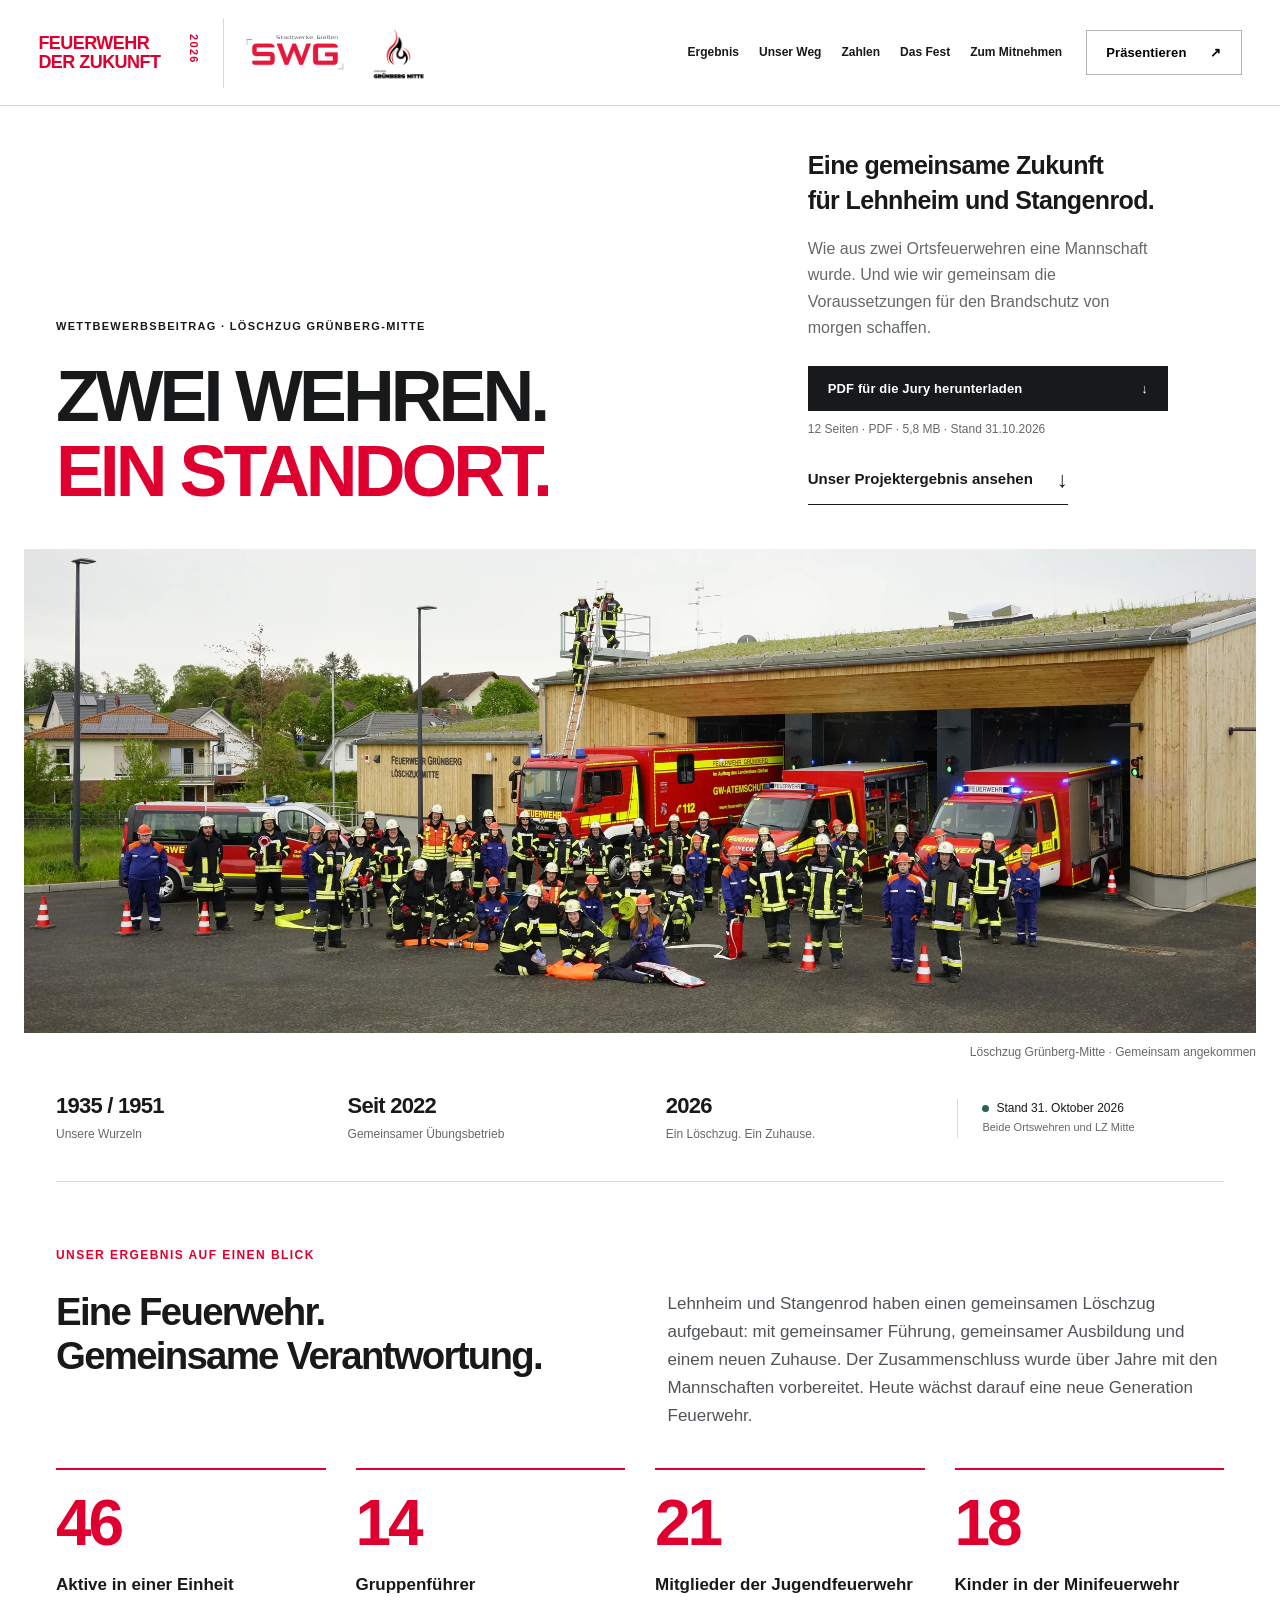
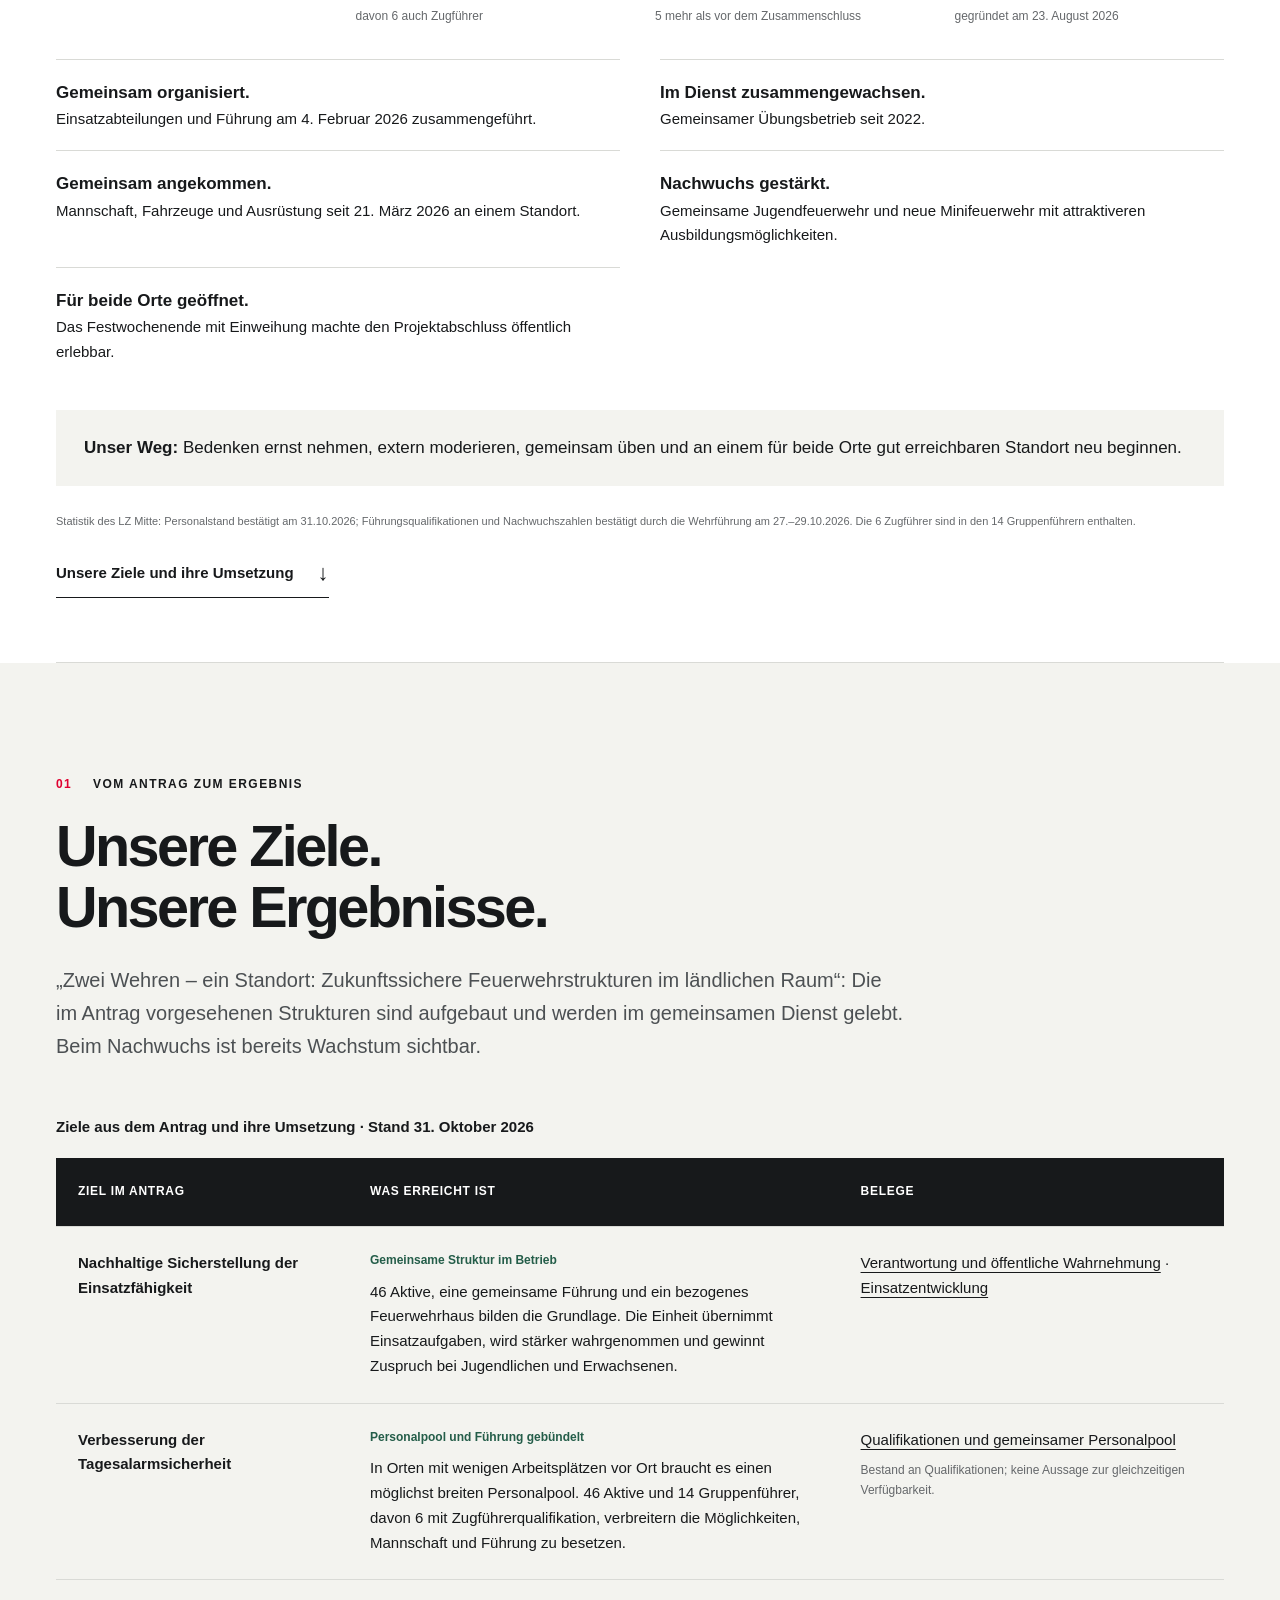
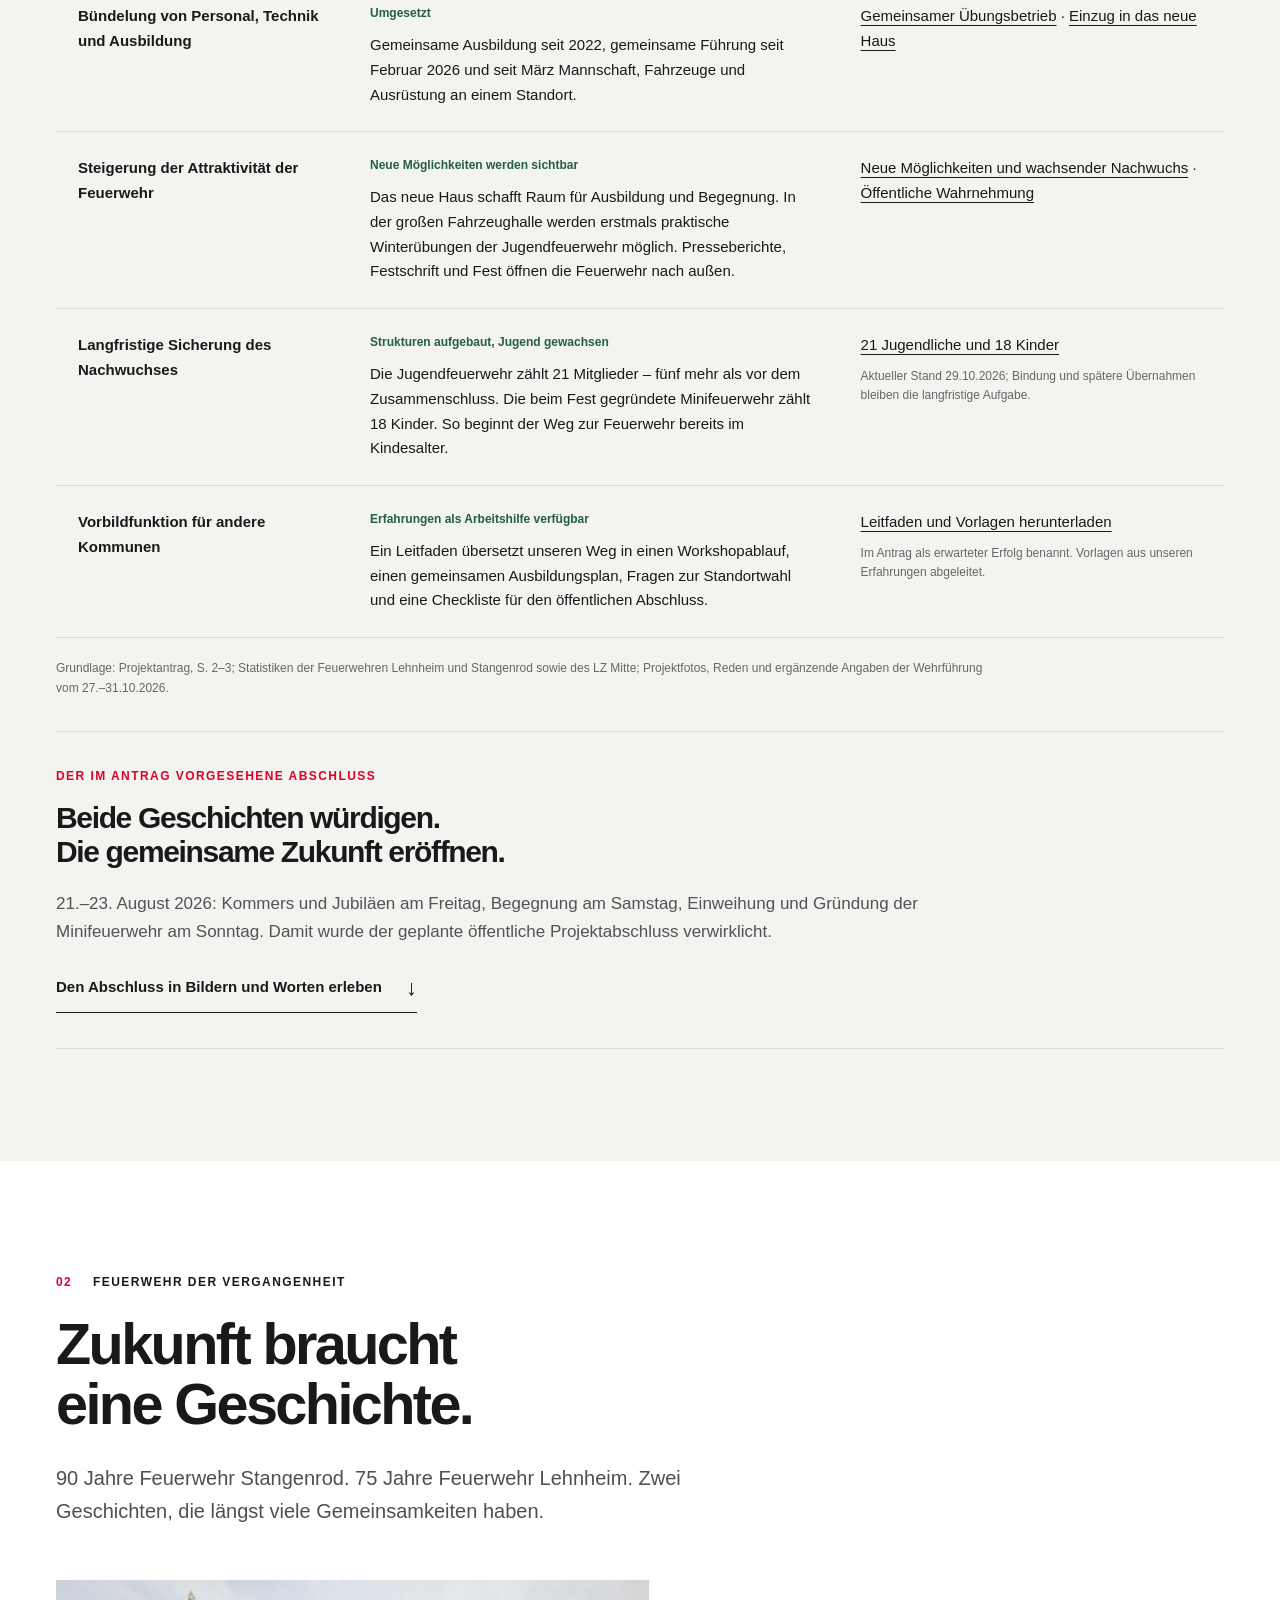
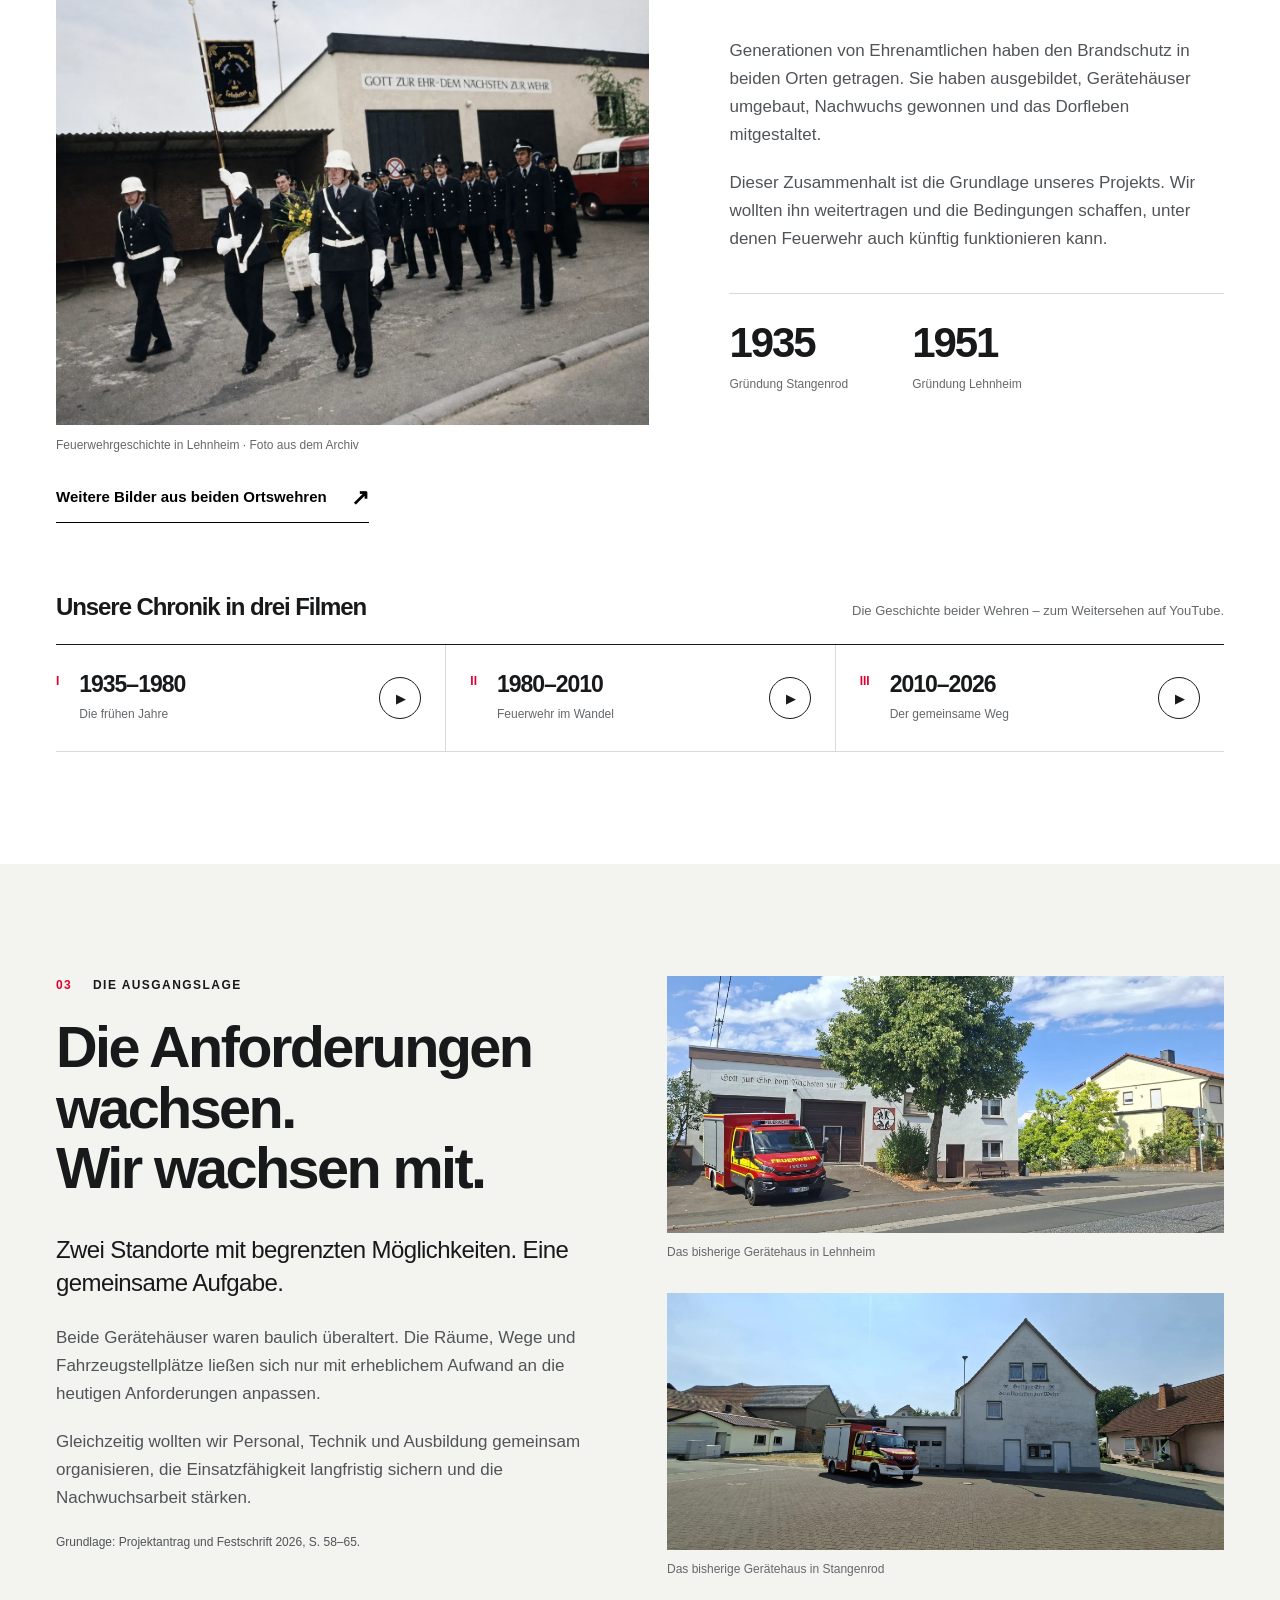
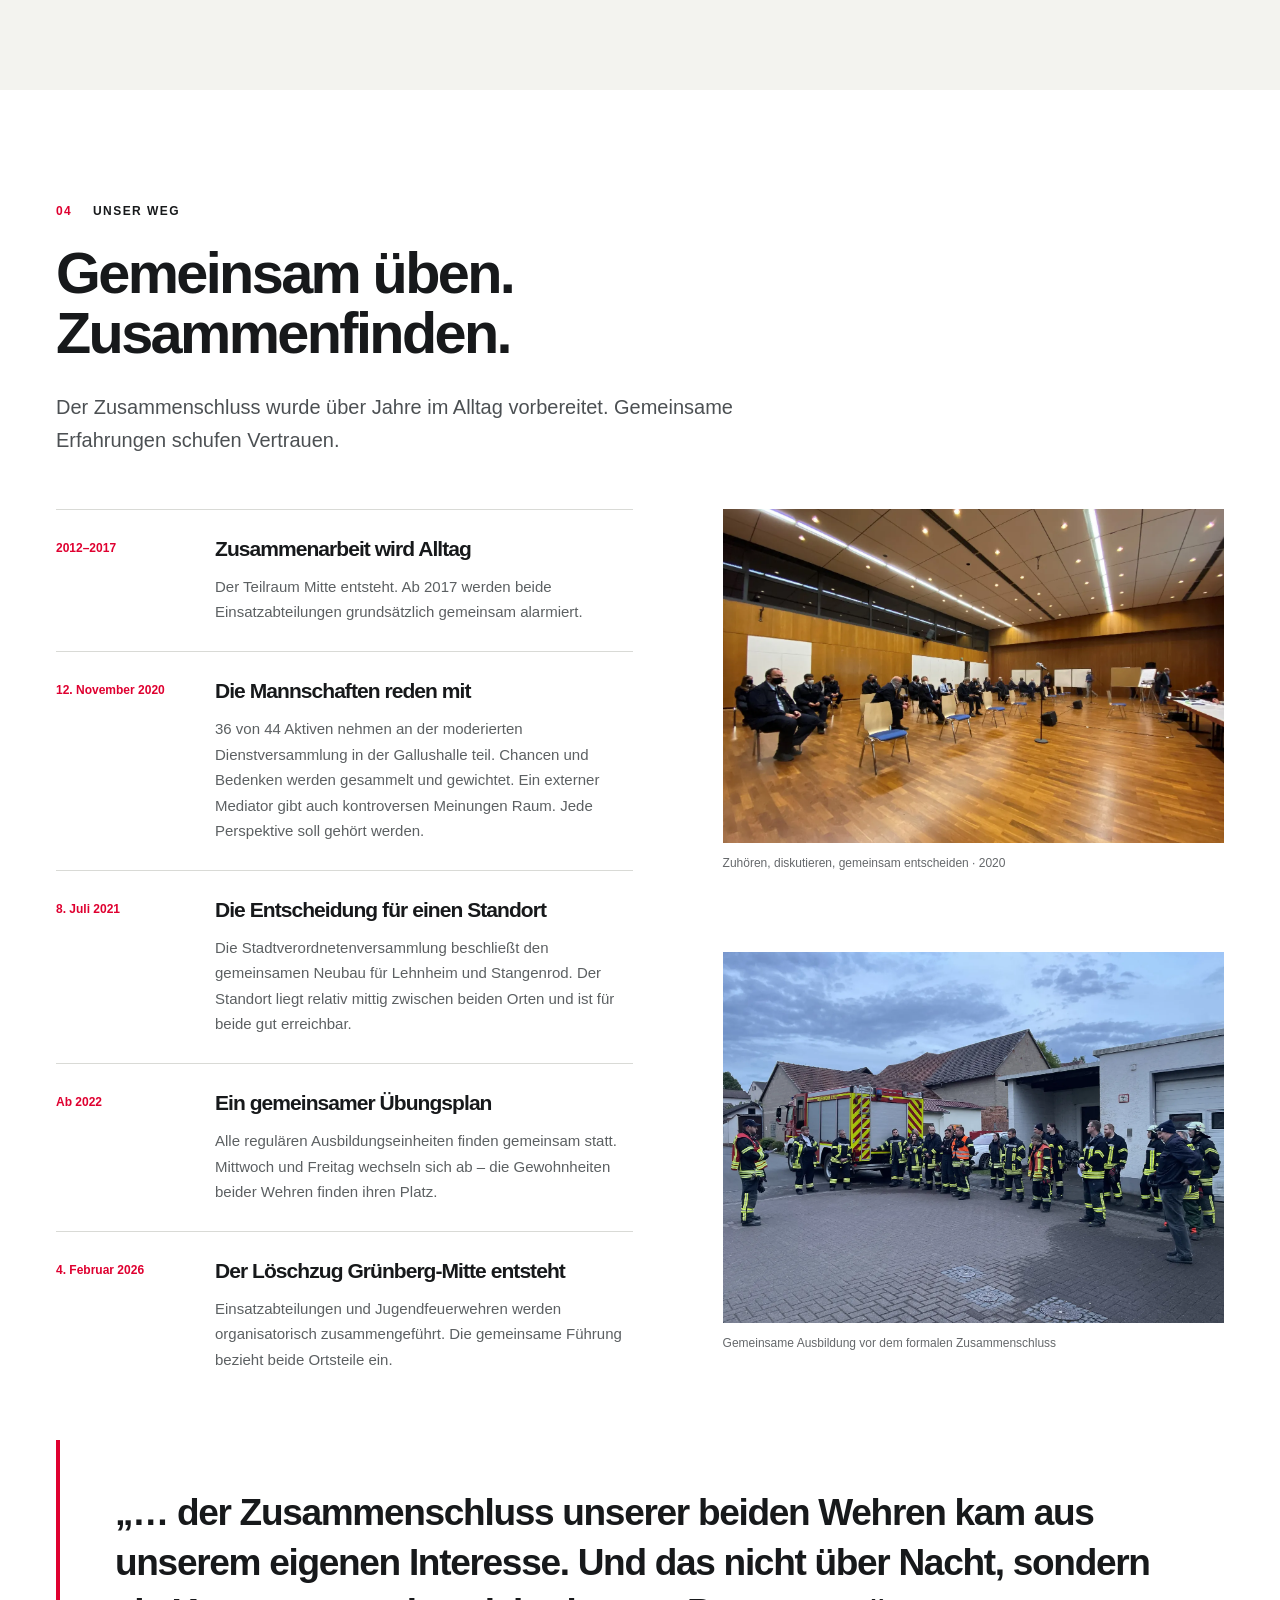
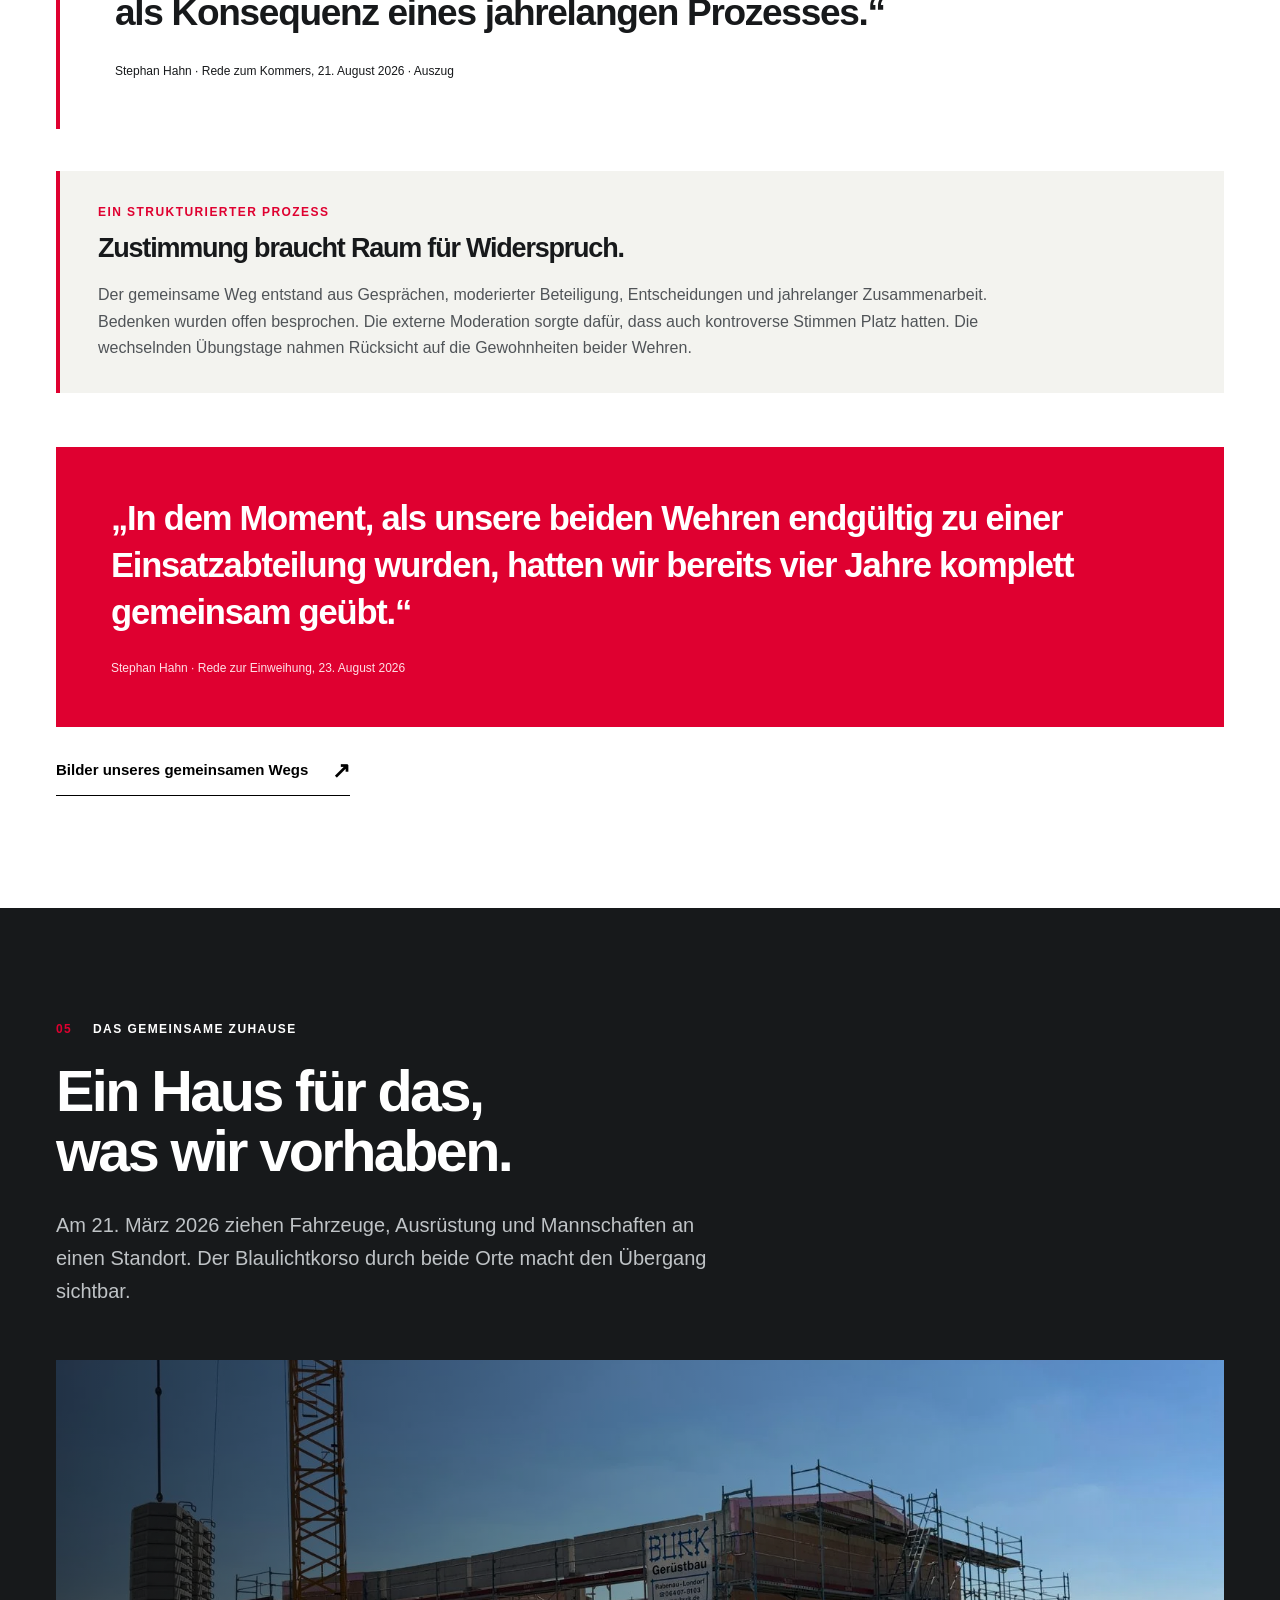
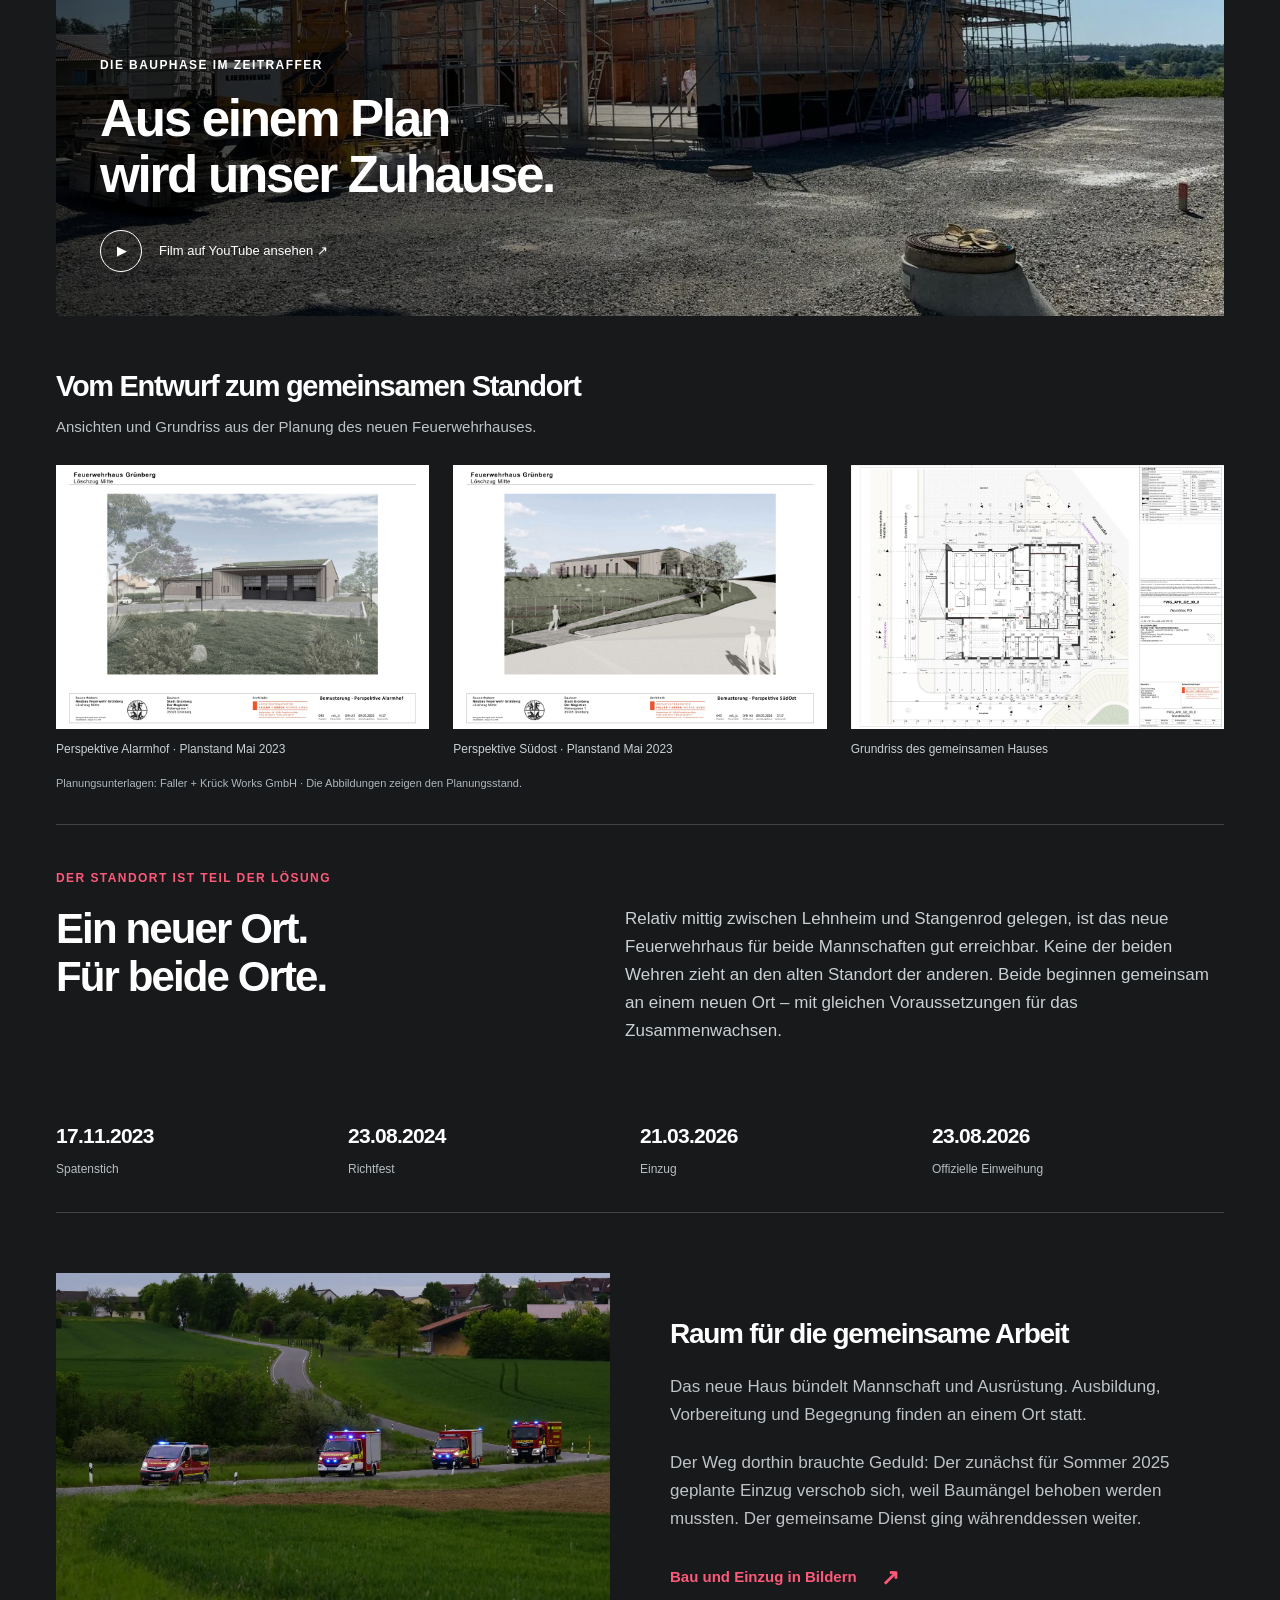
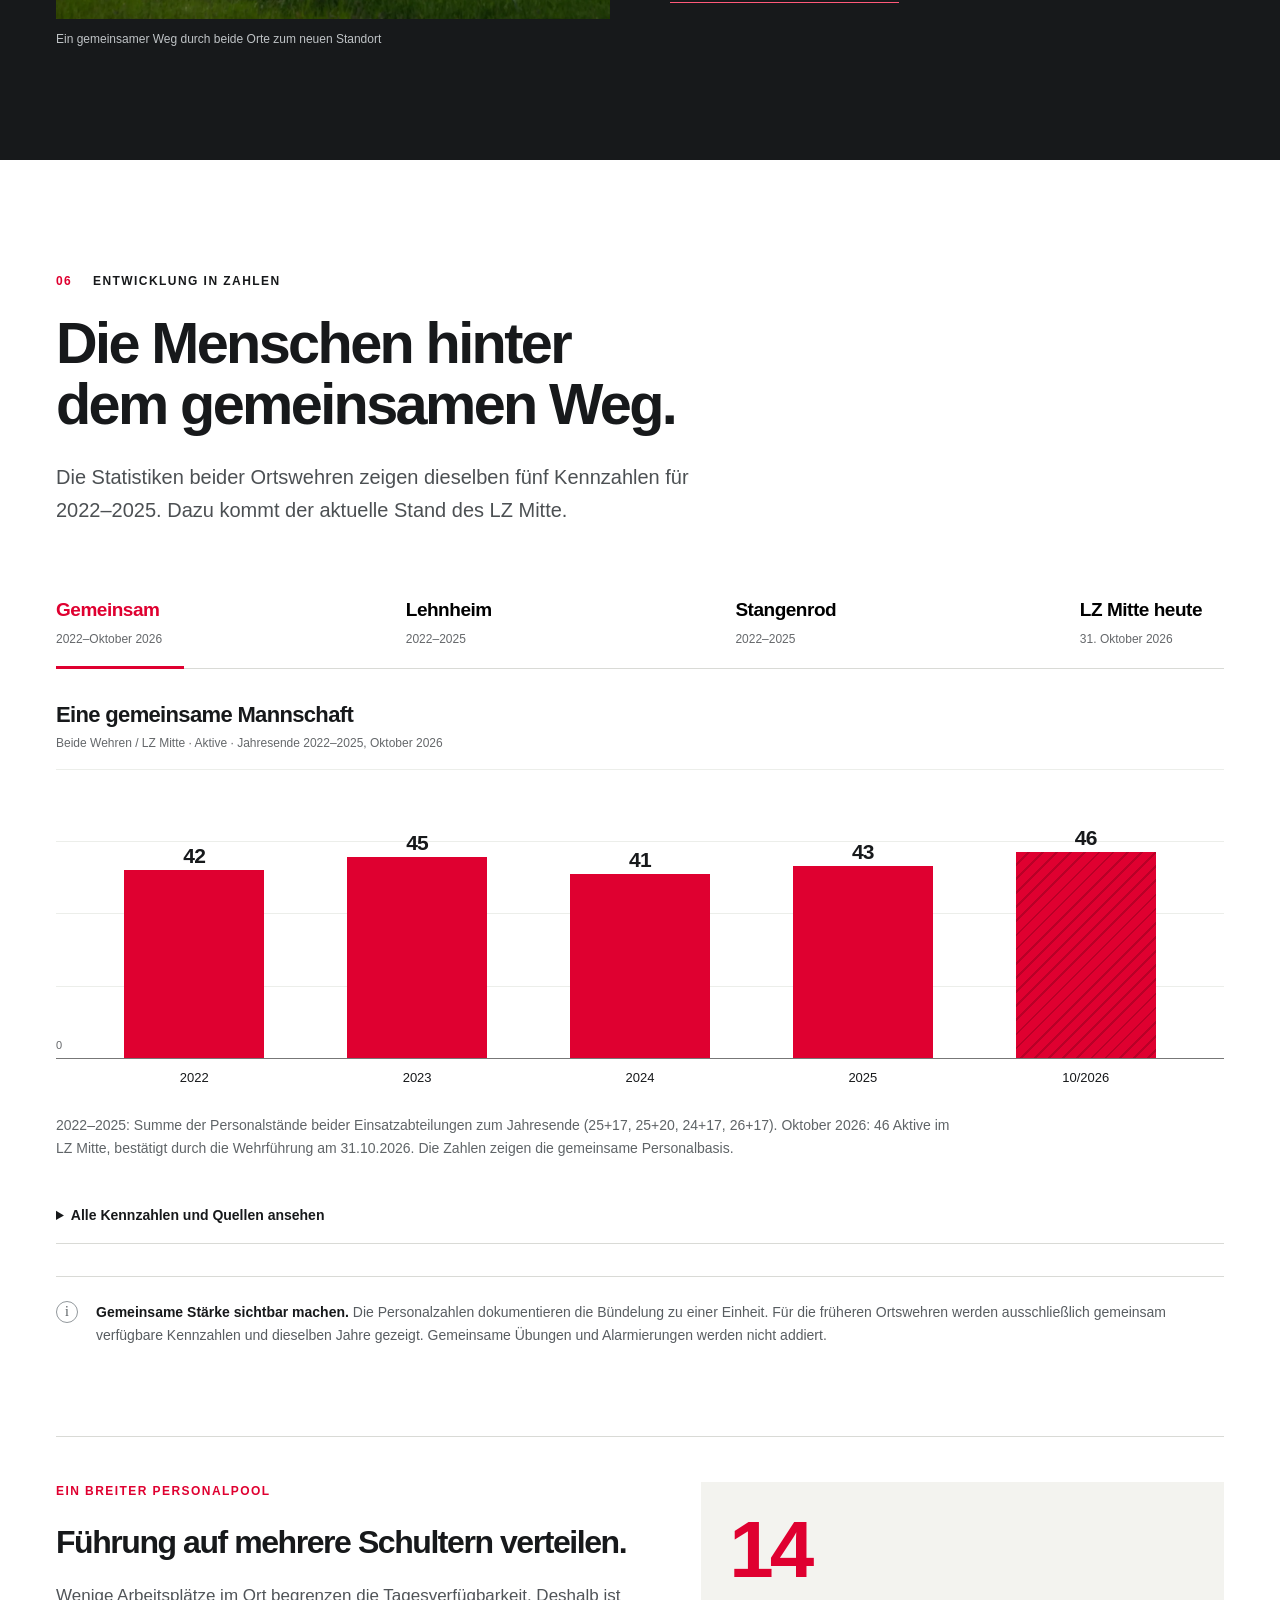
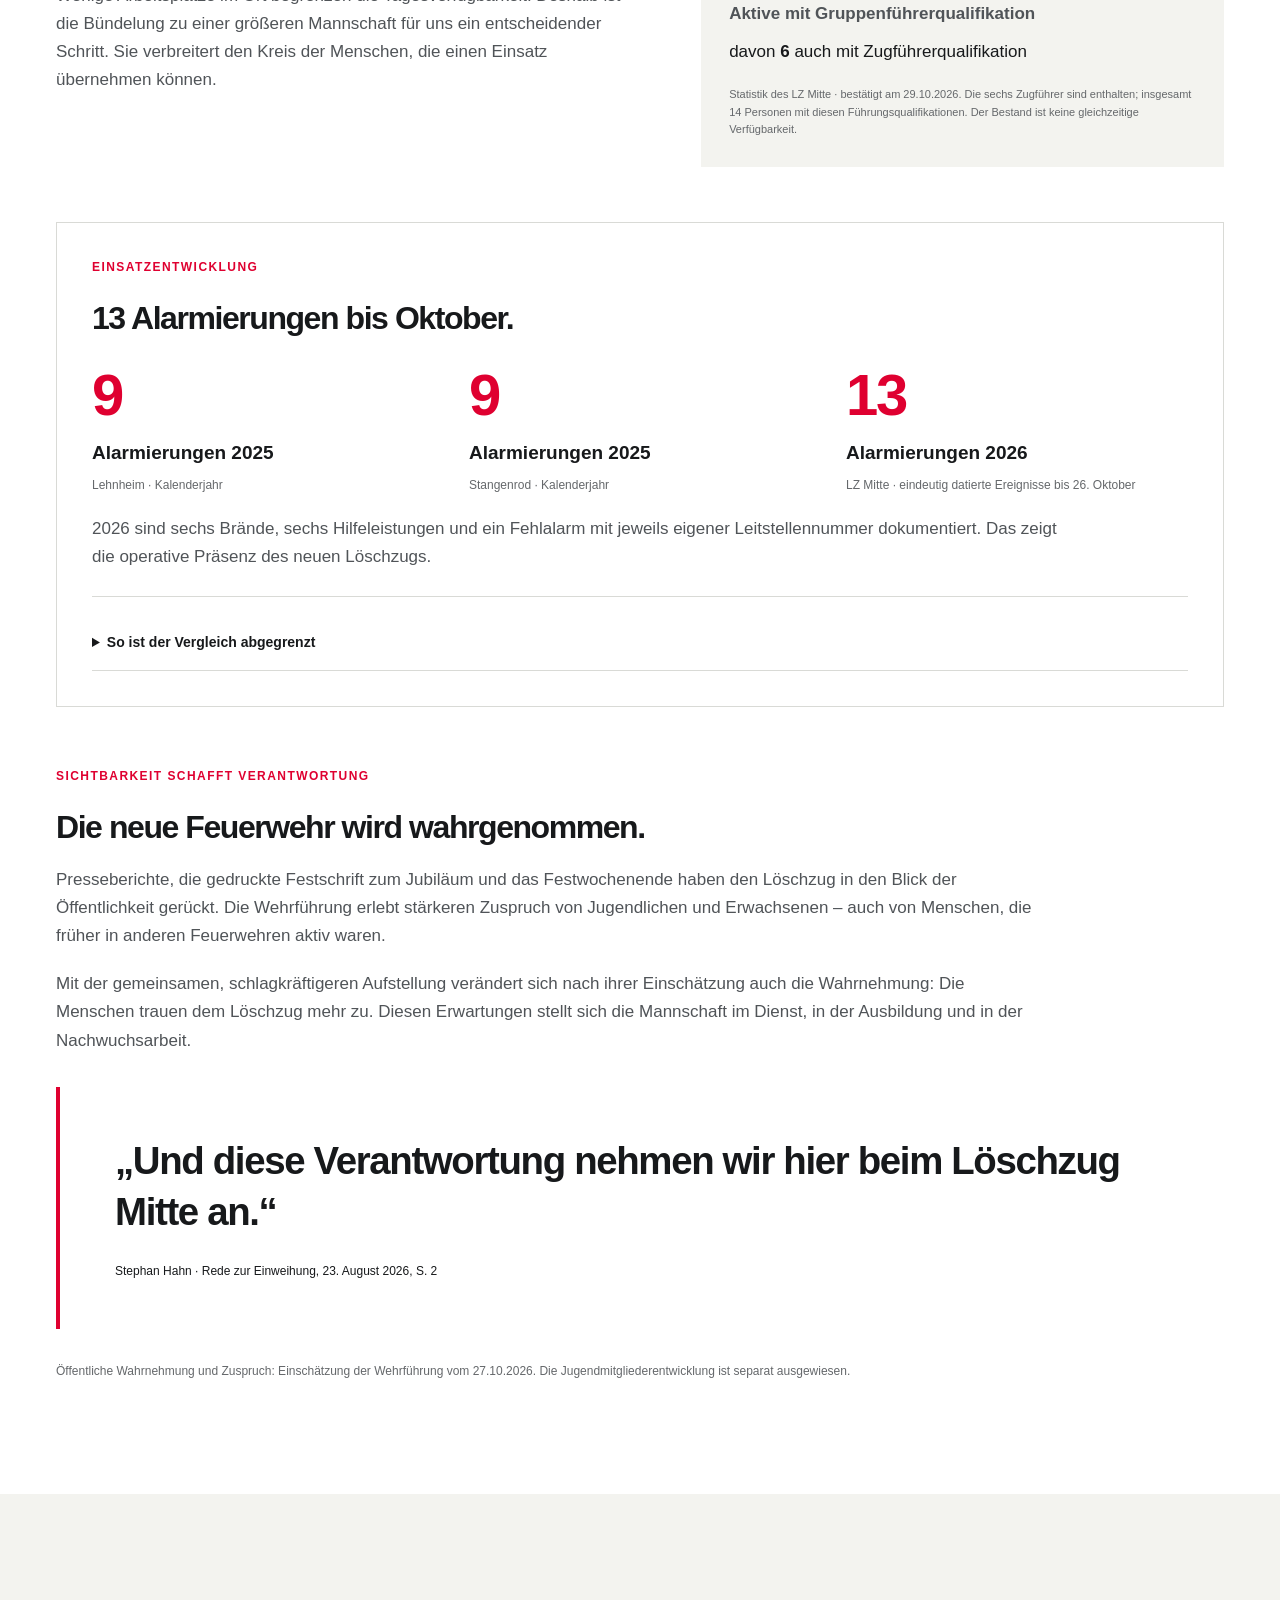
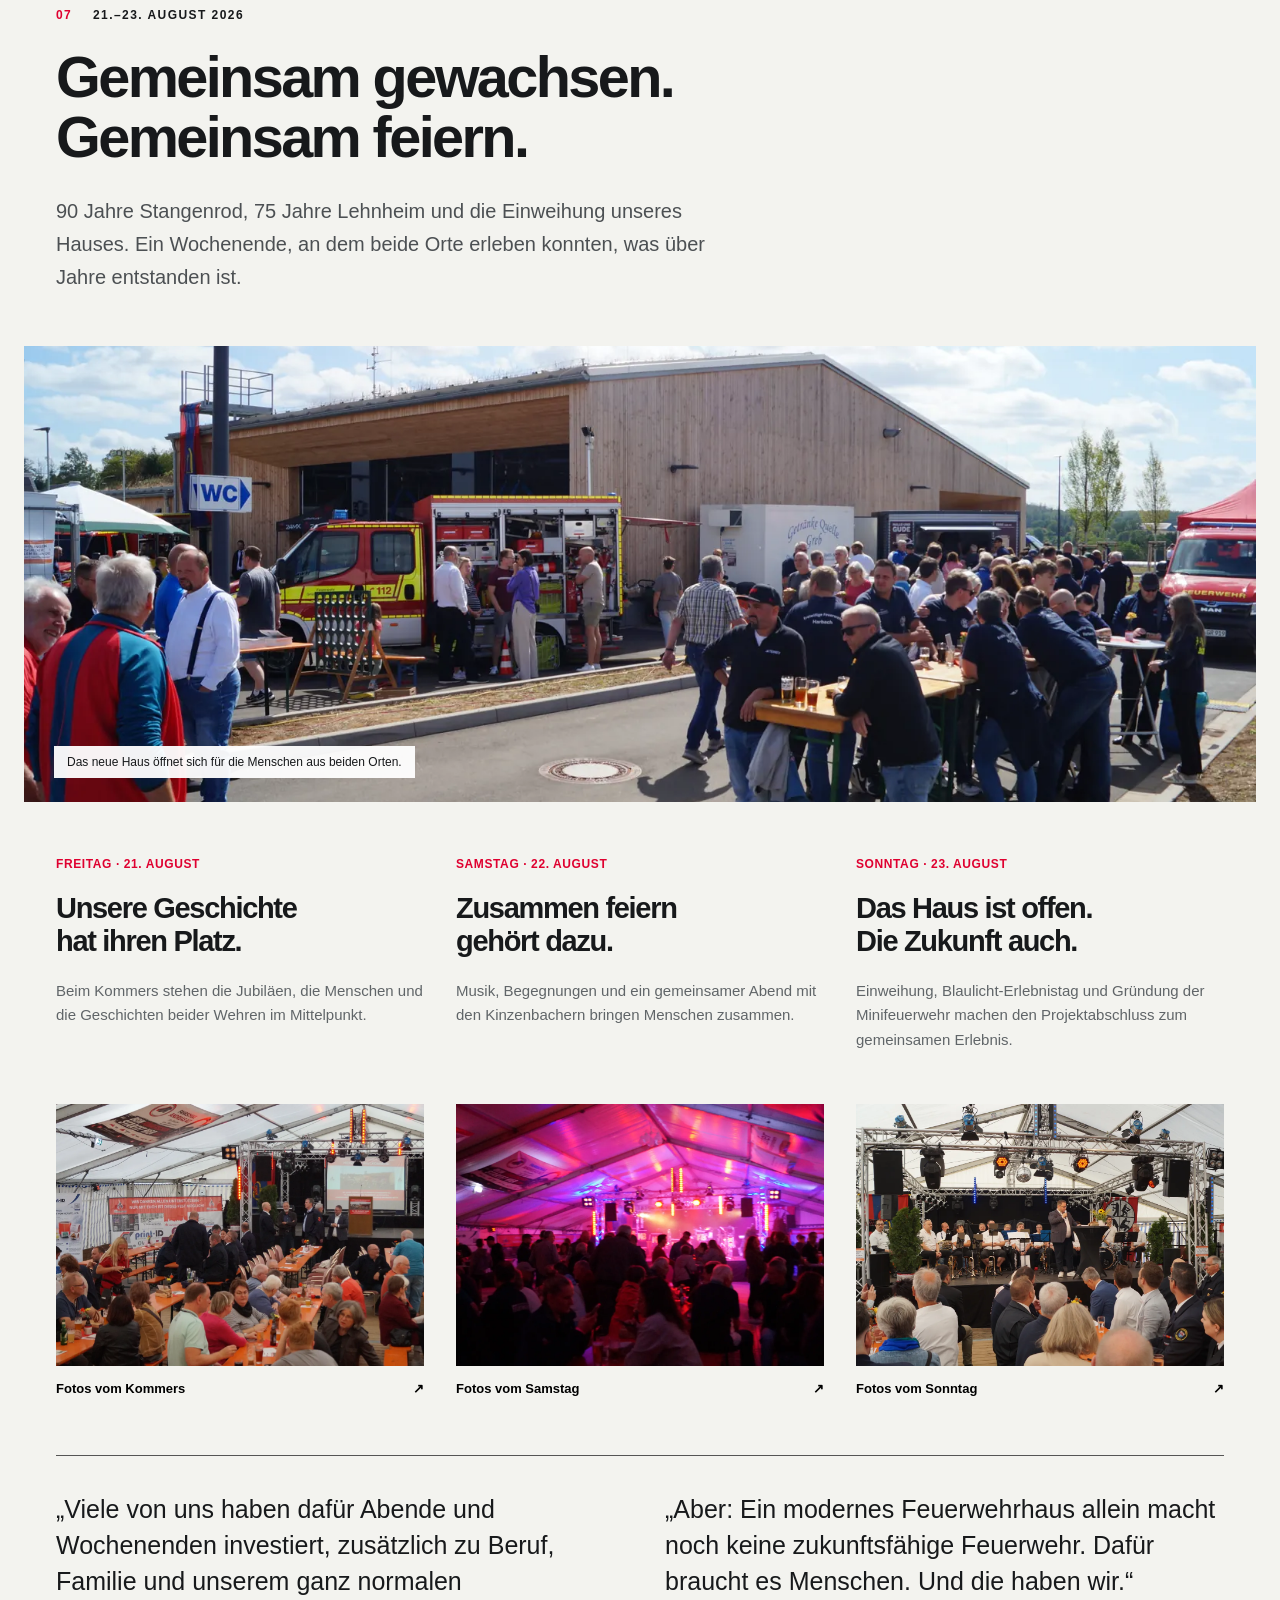
<file: index.html>
<!doctype html>
<html lang="de">
<head>
  <meta charset="utf-8">
  <meta name="viewport" content="width=device-width, initial-scale=1">
  <meta name="theme-color" content="#df0030">
  <meta name="description" content="Zwei Wehren, ein Standort: Lehnheim und Stangenrod wachsen zum Löschzug Grünberg-Mitte zusammen. Unser Beitrag zum Wettbewerb Feuerwehr der Zukunft 2026.">
  <meta property="og:title" content="Zwei Wehren. Ein Standort. Feuerwehr der Zukunft 2026">
  <meta property="og:description" content="46 Aktive, gemeinsame Führung und ein neues Zuhause. Ziele, Ergebnisse und ein Leitfaden zum Zusammenwachsen für andere Feuerwehren.">
  <meta property="og:type" content="website">
  <meta property="og:url" content="https://herrhahn.github.io/feuerwehr-der-zukunft-2026/">
  <meta property="og:image" content="https://herrhahn.github.io/feuerwehr-der-zukunft-2026/foto-65.webp">
  <title>Feuerwehr der Zukunft 2026 · Löschzug Grünberg-Mitte</title>
  <link rel="icon" href="foto-76.webp" type="image/webp">
  <link rel="stylesheet" href="styles.css">
  <link rel="stylesheet" href="legal.css">
  <script src="statistics.js?v=20261031" defer></script>
  <script src="app.js?v=20261031" defer></script>
</head>
<body>
<a class="skip-link" href="#inhalt">Zum Inhalt</a>
<header class="site-header">
  <a class="brand" href="#start" aria-label="Feuerwehr der Zukunft 2026 – Start"><span>FEUERWEHR <br>DER ZUKUNFT<span class="brand-year">2026</span></span></a>
  <div class="header-logos" aria-label="Wettbewerb und Löschzug"><img class="swg-logo" src="swg-logo.svg" alt="Stadtwerke Gießen – SWG" width="110" height="45"><img class="lz-logo" src="foto-76.webp" alt="Löschzug Grünberg-Mitte" width="48" height="60"></div>
  <nav class="desktop-nav" aria-label="Hauptnavigation"><a href="#ergebnis">Ergebnis</a><a href="#zusammenwachsen">Unser Weg</a><a href="#zahlen">Zahlen</a><a href="#fest">Das Fest</a><a href="#transfer">Zum Mitnehmen</a></nav>
  <button id="present-start" class="button button-outline" type="button">Präsentieren <span aria-hidden="true">↗</span></button>
  <button class="menu-toggle" id="menu-toggle" aria-expanded="false" aria-controls="mobile-nav" type="button">Menü <span aria-hidden="true">+</span></button>
</header>
<nav id="mobile-nav" class="mobile-nav" aria-label="Mobile Navigation" hidden><a href="#ergebnis">Ergebnis</a><a href="#zusammenwachsen">Unser Weg</a><a href="#zahlen">Zahlen</a><a href="#fest">Das Fest</a><a href="#transfer">Zum Mitnehmen</a><a href="#geschichte">Geschichte</a><a href="#geraetehaus">Das Haus</a><a href="#zukunft">Nachwuchs</a></nav>
<main id="inhalt">
  <section class="hero chapter" id="start" data-chapter="Unser Projekt">
    <div class="hero-intro wrap">
      <div><p class="eyebrow">Wettbewerbsbeitrag · Löschzug Grünberg-Mitte</p><h1>ZWEI WEHREN. <br><span>EIN STANDORT.</span></h1></div>
      <div class="hero-copy"><p class="lead">Eine gemeinsame Zukunft <br>für Lehnheim und Stangenrod.</p><p>Wie aus zwei Ortsfeuerwehren eine Mannschaft wurde. Und wie wir gemeinsam die Voraussetzungen für den Brandschutz von morgen schaffen.</p><div class="hero-download"><a class="button button-dark" href="projektdokumentation-jury-2026.pdf?v=20261031" download="Feuerwehr-der-Zukunft-2026_Projektdokumentation_LZ-Mitte.pdf" aria-describedby="jury-download-info">PDF für die Jury herunterladen <span aria-hidden="true">↓</span></a><small id="jury-download-info">12 Seiten · PDF · 5,8 MB · Stand 31.10.2026</small></div><a class="text-link" href="#bilanz">Unser Projektergebnis ansehen <span aria-hidden="true">↓</span></a></div>
    </div>
    <figure class="hero-photo"><img src="foto-65.webp" width="2400" height="942" fetchpriority="high" alt="Die Mannschaft und Jugendfeuerwehr des Löschzugs Grünberg-Mitte mit ihren Fahrzeugen vor dem gemeinsamen Feuerwehrhaus"><figcaption>Löschzug Grünberg-Mitte · Gemeinsam angekommen</figcaption></figure>
    <div class="hero-facts wrap"><div><strong>1935 / 1951</strong><span>Unsere Wurzeln</span></div><div><strong>Seit 2022</strong><span>Gemeinsamer Übungsbetrieb</span></div><div><strong>2026</strong><span>Ein Löschzug. Ein Zuhause.</span></div><a href="#datenstand" class="status-link"><span class="status-dot"></span>Stand 31. Oktober 2026 <br><small>Beide Ortswehren und LZ Mitte</small></a></div>
  </section>

  <section class="result-intro wrap" id="bilanz" aria-labelledby="result-intro-title">
    <p class="eyebrow">Unser Ergebnis auf einen Blick</p>
    <h2 id="result-intro-title">Eine Feuerwehr.<br>Gemeinsame Verantwortung.</h2>
    <p>Lehnheim und Stangenrod haben einen gemeinsamen Löschzug aufgebaut: mit gemeinsamer Führung, gemeinsamer Ausbildung und einem neuen Zuhause. Der Zusammenschluss wurde über Jahre mit den Mannschaften vorbereitet. Heute wächst darauf eine neue Generation Feuerwehr.</p>
    <div class="result-numbers" aria-label="Löschzug Mitte im Oktober 2026">
      <div><strong>46</strong><span>Aktive in einer Einheit</span></div>
      <div><strong>14</strong><span>Gruppenführer</span><small>davon 6 auch Zugführer</small></div>
      <div><strong>21</strong><span>Mitglieder der Jugendfeuerwehr</span><small>5 mehr als vor dem Zusammenschluss</small></div>
      <div><strong>18</strong><span>Kinder in der Minifeuerwehr</span><small>gegründet am 23. August 2026</small></div>
    </div>
    <ol class="result-steps">
      <li><strong>Gemeinsam organisiert.</strong> Einsatzabteilungen und Führung am 4. Februar 2026 zusammengeführt.</li>
      <li><strong>Im Dienst zusammengewachsen.</strong> Gemeinsamer Übungsbetrieb seit 2022.</li>
      <li><strong>Gemeinsam angekommen.</strong> Mannschaft, Fahrzeuge und Ausrüstung seit 21. März 2026 an einem Standort.</li>
      <li><strong>Nachwuchs gestärkt.</strong> Gemeinsame Jugendfeuerwehr und neue Minifeuerwehr mit attraktiveren Ausbildungsmöglichkeiten.</li>
      <li><strong>Für beide Orte geöffnet.</strong> Das Festwochenende mit Einweihung machte den Projektabschluss öffentlich erlebbar.</li>
    </ol>
    <p class="result-method"><strong>Unser Weg:</strong> Bedenken ernst nehmen, extern moderieren, gemeinsam üben und an einem für beide Orte gut erreichbaren Standort neu beginnen.</p>
    <p class="source-inline result-source">Statistik des LZ Mitte: Personalstand bestätigt am 31.10.2026; Führungsqualifikationen und Nachwuchszahlen bestätigt durch die Wehrführung am 27.–29.10.2026. Die 6 Zugführer sind in den 14 Gruppenführern enthalten.</p>
    <a class="text-link" href="#ergebnis">Unsere Ziele und ihre Umsetzung <span aria-hidden="true">↓</span></a>
  </section>

  <section class="chapter section results" id="ergebnis" data-chapter="Ziele und Ergebnisse"><div class="wrap">
    <div class="section-heading"><p class="eyebrow"><span>01</span> Vom Antrag zum Ergebnis</p><h2>Unsere Ziele.<br>Unsere Ergebnisse.</h2><p class="section-intro">„Zwei Wehren – ein Standort: Zukunftssichere Feuerwehrstrukturen im ländlichen Raum“: Die im Antrag vorgesehenen Strukturen sind aufgebaut und werden im gemeinsamen Dienst gelebt. Beim Nachwuchs ist bereits Wachstum sichtbar.</p></div>
    <table class="goals-table"><caption>Ziele aus dem Antrag und ihre Umsetzung · Stand 31. Oktober 2026</caption><thead><tr><th scope="col">Ziel im Antrag</th><th scope="col">Was erreicht ist</th><th scope="col">Belege</th></tr></thead><tbody><tr><th scope="row">Nachhaltige Sicherstellung der Einsatzfähigkeit</th><td data-label="Umsetzung"><strong>Gemeinsame Struktur im Betrieb</strong>46 Aktive, eine gemeinsame Führung und ein bezogenes Feuerwehrhaus bilden die Grundlage. Die Einheit übernimmt Einsatzaufgaben, wird stärker wahrgenommen und gewinnt Zuspruch bei Jugendlichen und Erwachsenen.</td><td data-label="Belege"><a href="#verantwortung">Verantwortung und öffentliche Wahrnehmung</a> · <a href="#einsatzentwicklung">Einsatzentwicklung</a></td></tr><tr><th scope="row">Verbesserung der Tagesalarmsicherheit</th><td data-label="Umsetzung"><strong>Personalpool und Führung gebündelt</strong>In Orten mit wenigen Arbeitsplätzen vor Ort braucht es einen möglichst breiten Personalpool. 46 Aktive und 14 Gruppenführer, davon 6 mit Zugführerqualifikation, verbreitern die Möglichkeiten, Mannschaft und Führung zu besetzen.</td><td data-label="Belege"><a href="#fuehrung">Qualifikationen und gemeinsamer Personalpool</a><small>Bestand an Qualifikationen; keine Aussage zur gleichzeitigen Verfügbarkeit.</small></td></tr><tr><th scope="row">Bündelung von Personal, Technik und Ausbildung</th><td data-label="Umsetzung"><strong>Umgesetzt</strong>Gemeinsame Ausbildung seit 2022, gemeinsame Führung seit Februar 2026 und seit März Mannschaft, Fahrzeuge und Ausrüstung an einem Standort.</td><td data-label="Belege"><a href="#zusammenwachsen">Gemeinsamer Übungsbetrieb</a> · <a href="#geraetehaus">Einzug in das neue Haus</a></td></tr><tr><th scope="row">Steigerung der Attraktivität der Feuerwehr</th><td data-label="Umsetzung"><strong>Neue Möglichkeiten werden sichtbar</strong>Das neue Haus schafft Raum für Ausbildung und Begegnung. In der großen Fahrzeughalle werden erstmals praktische Winterübungen der Jugendfeuerwehr möglich. Presseberichte, Festschrift und Fest öffnen die Feuerwehr nach außen.</td><td data-label="Belege"><a href="#zukunft">Neue Möglichkeiten und wachsender Nachwuchs</a> · <a href="#verantwortung">Öffentliche Wahrnehmung</a></td></tr><tr><th scope="row">Langfristige Sicherung des Nachwuchses</th><td data-label="Umsetzung"><strong>Strukturen aufgebaut, Jugend gewachsen</strong>Die Jugendfeuerwehr zählt 21 Mitglieder – fünf mehr als vor dem Zusammenschluss. Die beim Fest gegründete Minifeuerwehr zählt 18 Kinder. So beginnt der Weg zur Feuerwehr bereits im Kindesalter.</td><td data-label="Belege"><a href="#zukunft">21 Jugendliche und 18 Kinder</a><small>Aktueller Stand 29.10.2026; Bindung und spätere Übernahmen bleiben die langfristige Aufgabe.</small></td></tr><tr><th scope="row">Vorbildfunktion für andere Kommunen</th><td data-label="Umsetzung"><strong>Erfahrungen als Arbeitshilfe verfügbar</strong>Ein Leitfaden übersetzt unseren Weg in einen Workshopablauf, einen gemeinsamen Ausbildungsplan, Fragen zur Standortwahl und eine Checkliste für den öffentlichen Abschluss.</td><td data-label="Belege"><a href="#leitfaden">Leitfaden und Vorlagen herunterladen</a><small>Im Antrag als erwarteter Erfolg benannt. Vorlagen aus unseren Erfahrungen abgeleitet.</small></td></tr></tbody></table>
    <p class="source-inline">Grundlage: Projektantrag, S. 2–3; Statistiken der Feuerwehren Lehnheim und Stangenrod sowie des LZ Mitte; Projektfotos, Reden und ergänzende Angaben der Wehrführung vom 27.–31.10.2026.</p>
    <div class="completion-story"><p class="eyebrow">Der im Antrag vorgesehene Abschluss</p><h3>Beide Geschichten würdigen.<br>Die gemeinsame Zukunft eröffnen.</h3><p>21.–23. August 2026: Kommers und Jubiläen am Freitag, Begegnung am Samstag, Einweihung und Gründung der Minifeuerwehr am Sonntag. Damit wurde der geplante öffentliche Projektabschluss verwirklicht.</p><a class="text-link" href="#fest">Den Abschluss in Bildern und Worten erleben <span aria-hidden="true">↓</span></a></div>
  </div></section>

  <section class="chapter section wrap" id="geschichte" data-chapter="Feuerwehr der Vergangenheit">
    <div class="section-heading"><p class="eyebrow"><span>02</span> Feuerwehr der Vergangenheit</p><h2>Zukunft braucht <br>eine Geschichte.</h2><p class="section-intro">90 Jahre Feuerwehr Stangenrod. 75 Jahre Feuerwehr Lehnheim. Zwei Geschichten, die längst viele Gemeinsamkeiten haben.</p></div>
    <div class="history-layout"><figure class="photo"><button data-photo="0" type="button" aria-label="Historisches Foto aus Lehnheim vergrößern"><img src="foto-00.webp" width="1600" height="1200" loading="lazy" alt="Historischer Festzug der Lehnheimer Feuerwehr vor dem alten Feuerwehrhaus"></button><figcaption>Feuerwehrgeschichte in Lehnheim · Foto aus dem Archiv</figcaption></figure><div class="prose"><p>Generationen von Ehrenamtlichen haben den Brandschutz in beiden Orten getragen. Sie haben ausgebildet, Gerätehäuser umgebaut, Nachwuchs gewonnen und das Dorfleben mitgestaltet.</p><p>Dieser Zusammenhalt ist die Grundlage unseres Projekts. Wir wollten ihn weitertragen und die Bedingungen schaffen, unter denen Feuerwehr auch künftig funktionieren kann.</p><div class="founding-dates"><div><strong>1935</strong><span>Gründung Stangenrod</span></div><div><strong>1951</strong><span>Gründung Lehnheim</span></div></div></div></div>
    <button class="text-link gallery-launch" data-gallery="geschichte" type="button">Weitere Bilder aus beiden Ortswehren <span aria-hidden="true">↗</span></button>
    <div class="film-heading"><h3>Unsere Chronik in drei Filmen</h3><p>Die Geschichte beider Wehren – zum Weitersehen auf YouTube.</p></div>
    <div class="film-list">
      <a class="film" href="https://youtu.be/lsIuLxd_YvE" target="_blank" rel="noopener noreferrer"><span class="film-index">I</span><div><h4>1935–1980</h4><p>Die frühen Jahre</p></div><span class="play" aria-hidden="true">▶</span><span class="sr-only"> Auf YouTube ansehen, öffnet neuen Tab</span></a>
      <a class="film" href="https://youtu.be/l_eTIoK2kEw" target="_blank" rel="noopener noreferrer"><span class="film-index">II</span><div><h4>1980–2010</h4><p>Feuerwehr im Wandel</p></div><span class="play" aria-hidden="true">▶</span><span class="sr-only"> Auf YouTube ansehen, öffnet neuen Tab</span></a>
      <a class="film" href="https://youtu.be/Sg7HcVa1cO8" target="_blank" rel="noopener noreferrer"><span class="film-index">III</span><div><h4>2010–2026</h4><p>Der gemeinsame Weg</p></div><span class="play" aria-hidden="true">▶</span><span class="sr-only"> Auf YouTube ansehen, öffnet neuen Tab</span></a>
    </div>
  </section>

  <section class="chapter section challenge" id="ausgangslage" data-chapter="Warum Veränderung nötig war">
    <div class="wrap two-col"><div><p class="eyebrow"><span>03</span> Die Ausgangslage</p><h2>Die Anforderungen <br>wachsen. <br>Wir wachsen mit.</h2><p class="lead">Zwei Standorte mit begrenzten Möglichkeiten. Eine gemeinsame Aufgabe.</p><p>Beide Gerätehäuser waren baulich überaltert. Die Räume, Wege und Fahrzeugstellplätze ließen sich nur mit erheblichem Aufwand an die heutigen Anforderungen anpassen.</p><p>Gleichzeitig wollten wir Personal, Technik und Ausbildung gemeinsam organisieren, die Einsatzfähigkeit langfristig sichern und die Nachwuchsarbeit stärken.</p><p class="source-inline">Grundlage: Projektantrag und Festschrift 2026, S. 58–65.</p></div><div class="challenge-photos"><figure class="photo"><button data-photo="81" type="button" aria-label="Bisheriges Feuerwehrhaus Lehnheim vergrößern"><img src="foto-81.webp" width="2000" height="922" loading="lazy" alt="Das bisherige Feuerwehrhaus Lehnheim mit Fahrzeug vor den Garagentoren"></button><figcaption>Das bisherige Gerätehaus in Lehnheim</figcaption></figure><figure class="photo"><button data-photo="82" type="button" aria-label="Bisheriges Feuerwehrhaus Stangenrod vergrößern"><img src="foto-82.webp" width="2000" height="922" loading="lazy" alt="Das bisherige Feuerwehrhaus Stangenrod mit Fahrzeug auf dem Vorplatz"></button><figcaption>Das bisherige Gerätehaus in Stangenrod</figcaption></figure></div></div>
  </section>

  <section class="chapter section wrap" id="zusammenwachsen" data-chapter="Unser gemeinsamer Weg">
    <div class="section-heading"><p class="eyebrow"><span>04</span> Unser Weg</p><h2>Gemeinsam üben. <br>Zusammenfinden.</h2><p class="section-intro">Der Zusammenschluss wurde über Jahre im Alltag vorbereitet. Gemeinsame Erfahrungen schufen Vertrauen.</p></div>
    <div class="timeline-layout"><ol class="timeline">
      <li><time>2012–2017</time><div><h3>Zusammenarbeit wird Alltag</h3><p>Der Teilraum Mitte entsteht. Ab 2017 werden beide Einsatzabteilungen grundsätzlich gemeinsam alarmiert.</p></div></li>
      <li><time>12. November 2020</time><div><h3>Die Mannschaften reden mit</h3><p>36 von 44 Aktiven nehmen an der moderierten Dienstversammlung in der Gallushalle teil. Chancen und Bedenken werden gesammelt und gewichtet. Ein externer Mediator gibt auch kontroversen Meinungen Raum. Jede Perspektive soll gehört werden.</p></div></li>
      <li><time>8. Juli 2021</time><div><h3>Die Entscheidung für einen Standort</h3><p>Die Stadtverordnetenversammlung beschließt den gemeinsamen Neubau für Lehnheim und Stangenrod. Der Standort liegt relativ mittig zwischen beiden Orten und ist für beide gut erreichbar.</p></div></li>
      <li><time>Ab 2022</time><div><h3>Ein gemeinsamer Übungsplan</h3><p>Alle regulären Ausbildungseinheiten finden gemeinsam statt. Mittwoch und Freitag wechseln sich ab – die Gewohnheiten beider Wehren finden ihren Platz.</p></div></li>
      <li><time>4. Februar 2026</time><div><h3>Der Löschzug Grünberg-Mitte entsteht</h3><p>Einsatzabteilungen und Jugendfeuerwehren werden organisatorisch zusammengeführt. Die gemeinsame Führung bezieht beide Ortsteile ein.</p></div></li>
    </ol><div class="timeline-aside"><figure class="photo"><button data-photo="10" type="button" aria-label="Dienstversammlung in der Gallushalle vergrößern"><img src="foto-10.webp" loading="lazy" alt="Gemeinsame Dienstversammlung in der Gallushalle mit Abstand zwischen den Sitzplätzen"></button><figcaption>Zuhören, diskutieren, gemeinsam entscheiden · 2020</figcaption></figure><figure class="photo"><button data-photo="19" type="button" aria-label="Gemeinsame Übung vergrößern"><img src="foto-19.webp" loading="lazy" alt="Feuerwehrangehörige beider Orte bei einer gemeinsamen Übung"></button><figcaption>Gemeinsame Ausbildung vor dem formalen Zusammenschluss</figcaption></figure></div></div>
    <blockquote class="quote process-voice"><p>„… der Zusammenschluss unserer beiden Wehren kam aus unserem eigenen Interesse. Und das nicht über Nacht, sondern als Konsequenz eines jahrelangen Prozesses.“</p><footer>Stephan Hahn · Rede zum Kommers, 21. August 2026 · Auszug</footer></blockquote>
    <div class="process-note"><p class="eyebrow">Ein strukturierter Prozess</p><h3>Zustimmung braucht Raum für Widerspruch.</h3><p>Der gemeinsame Weg entstand aus Gesprächen, moderierter Beteiligung, Entscheidungen und jahrelanger Zusammenarbeit. Bedenken wurden offen besprochen. Die externe Moderation sorgte dafür, dass auch kontroverse Stimmen Platz hatten. Die wechselnden Übungstage nahmen Rücksicht auf die Gewohnheiten beider Wehren.</p></div>
    <blockquote class="quote quote-red"><p>„In dem Moment, als unsere beiden Wehren endgültig zu einer Einsatzabteilung wurden, hatten wir bereits vier Jahre komplett gemeinsam geübt.“</p><footer>Stephan Hahn · Rede zur Einweihung, 23. August 2026</footer></blockquote>
    <button class="text-link gallery-launch" data-gallery="weg" type="button">Bilder unseres gemeinsamen Wegs <span aria-hidden="true">↗</span></button>
  </section>

  <section class="chapter section house" id="geraetehaus" data-chapter="Unser gemeinsames Zuhause">
    <div class="wrap"><div class="section-heading"><p class="eyebrow"><span>05</span> Das gemeinsame Zuhause</p><h2>Ein Haus für das, <br>was wir vorhaben.</h2><p class="section-intro">Am 21. März 2026 ziehen Fahrzeuge, Ausrüstung und Mannschaften an einen Standort. Der Blaulichtkorso durch beide Orte macht den Übergang sichtbar.</p></div>
    <a class="video-feature" href="https://youtu.be/0JslBPGW3Is" target="_blank" rel="noopener noreferrer"><img src="foto-29.webp" width="1600" height="1200" loading="lazy" alt="Das neue Feuerwehrhaus während der Bauphase mit Kran und Gerüst"><span class="video-shade"></span><span class="video-caption"><span class="eyebrow">Die Bauphase im Zeitraffer</span><strong>Aus einem Plan <br>wird unser Zuhause.</strong><span class="video-action"><span class="play" aria-hidden="true">▶</span> Film auf YouTube ansehen ↗</span></span></a>

    <div class="plans-heading"><h3>Vom Entwurf zum gemeinsamen Standort</h3><p>Ansichten und Grundriss aus der Planung des neuen Feuerwehrhauses.</p></div>
    <div class="plans-grid"><figure class="photo"><button type="button" data-photo="77" aria-label="Planung Alarmhof vergrößern"><img src="foto-77.webp" loading="lazy" alt="Architekturentwurf mit Blick auf den Alarmhof und die Fahrzeughalle"></button><figcaption>Perspektive Alarmhof · Planstand Mai 2023</figcaption></figure><figure class="photo"><button type="button" data-photo="78" aria-label="Planung Südost vergrößern"><img src="foto-78.webp" loading="lazy" alt="Architekturentwurf des Feuerwehrhauses aus südöstlicher Richtung"></button><figcaption>Perspektive Südost · Planstand Mai 2023</figcaption></figure><figure class="photo"><button type="button" data-photo="79" aria-label="Grundriss vergrößern"><img src="foto-79.webp" loading="lazy" alt="Grundriss mit Fahrzeughalle, Funktionsräumen und Außenflächen"></button><figcaption>Grundriss des gemeinsamen Hauses</figcaption></figure></div><p class="plan-credit">Planungsunterlagen: Faller + Krück Works GmbH · Die Abbildungen zeigen den Planungsstand.</p>
    <div class="location-story"><p class="eyebrow">Der Standort ist Teil der Lösung</p><h3>Ein neuer Ort.<br>Für beide Orte.</h3><p>Relativ mittig zwischen Lehnheim und Stangenrod gelegen, ist das neue Feuerwehrhaus für beide Mannschaften gut erreichbar. Keine der beiden Wehren zieht an den alten Standort der anderen. Beide beginnen gemeinsam an einem neuen Ort – mit gleichen Voraussetzungen für das Zusammenwachsen.</p></div>
    <div class="house-dates"><div><strong>17.11.2023</strong><span>Spatenstich</span></div><div><strong>23.08.2024</strong><span>Richtfest</span></div><div><strong>21.03.2026</strong><span>Einzug</span></div><div><strong>23.08.2026</strong><span>Offizielle Einweihung</span></div></div>
    <div class="two-col house-story"><figure class="photo"><button data-photo="22" type="button" aria-label="Blaulichtkorso beim Umzug vergrößern"><img src="foto-22.webp" loading="lazy" alt="Vier Feuerwehrfahrzeuge fahren als Blaulichtkorso durch die Landschaft zwischen den Orten"></button><figcaption>Ein gemeinsamer Weg durch beide Orte zum neuen Standort</figcaption></figure><div class="prose"><h3>Raum für die gemeinsame Arbeit</h3><p>Das neue Haus bündelt Mannschaft und Ausrüstung. Ausbildung, Vorbereitung und Begegnung finden an einem Ort statt.</p><p>Der Weg dorthin brauchte Geduld: Der zunächst für Sommer 2025 geplante Einzug verschob sich, weil Baumängel behoben werden mussten. Der gemeinsame Dienst ging währenddessen weiter.</p><button class="text-link" data-gallery="bau" type="button">Bau und Einzug in Bildern <span aria-hidden="true">↗</span></button></div></div></div>
  </section>

  <section class="chapter section wrap" id="zahlen" data-chapter="Entwicklung in Zahlen">
    <div class="section-heading"><p class="eyebrow"><span>06</span> Entwicklung in Zahlen</p><h2>Die Menschen hinter <br>dem gemeinsamen Weg.</h2><p class="section-intro">Die Statistiken beider Ortswehren zeigen dieselben fünf Kennzahlen für 2022–2025. Dazu kommt der aktuelle Stand des LZ Mitte.</p></div>
    <div class="data-tabs" role="tablist" aria-label="Statistik nach Einheit"><button type="button" role="tab" aria-selected="true" tabindex="0" id="tab-gesamt" aria-controls="statistics-panel" data-unit="gesamt">Gemeinsam <span>2022–Oktober 2026</span></button><button type="button" role="tab" aria-selected="false" tabindex="-1" id="tab-lehnheim" aria-controls="statistics-panel" data-unit="lehnheim">Lehnheim <span>2022–2025</span></button><button type="button" role="tab" aria-selected="false" tabindex="-1" id="tab-stangenrod" aria-controls="statistics-panel" data-unit="stangenrod">Stangenrod <span>2022–2025</span></button><button type="button" role="tab" aria-selected="false" tabindex="-1" id="tab-mitte" aria-controls="statistics-panel" data-unit="mitte">LZ Mitte heute <span>31. Oktober 2026</span></button></div>
    <div id="statistics-panel" role="tabpanel" aria-labelledby="tab-gesamt" tabindex="0">
      <div class="metric-controls"><label for="metric">Kennzahl</label><select id="metric"><option value="active">Aktive</option><option value="exercises">Übungen</option><option value="attendance">Durchschnittliche Übungsbeteiligung</option><option value="alarms">Alarmierungen</option></select></div>
      <div id="stat-visual" aria-live="polite"></div>
      <div class="data-context" id="data-context"></div>
      <details class="data-details"><summary>Alle Kennzahlen und Quellen ansehen</summary><div class="table-scroll"><table id="data-table"><caption>Statistik der Feuerwehr Lehnheim · 2022–2025</caption><thead><tr><th scope="col">Kennzahl</th><th scope="col">2022</th><th scope="col">2023</th><th scope="col">2024</th><th scope="col">2025</th></tr></thead><tbody></tbody></table></div><p id="table-source" class="source-inline"></p><p style="margin:20px 0"><a class="text-link" href="projekt-daten.json" download>Aggregierte Auswertung mit Quellen herunterladen <span aria-hidden="true">↓</span></a></p></details>
    </div>
    <div class="data-note"><span aria-hidden="true">i</span><p><strong>Gemeinsame Stärke sichtbar machen.</strong> Die Personalzahlen dokumentieren die Bündelung zu einer Einheit. Für die früheren Ortswehren werden ausschließlich gemeinsam verfügbare Kennzahlen und dieselben Jahre gezeigt. Gemeinsame Übungen und Alarmierungen werden nicht addiert.</p></div>
    <noscript><p>Aktive beider Ortswehren zusammen zum Jahresende: 2022: 42; 2023: 45; 2024: 41; 2025: 43. LZ Mitte im Oktober 2026: 46 Aktive. Die vollständige aggregierte Auswertung mit Quellen ist als JSON herunterladbar.</p></noscript><div id="print-data" class="print-data"></div>

    <div class="operational-proof" id="fuehrung"><div><p class="eyebrow">Ein breiter Personalpool</p><h3>Führung auf mehrere Schultern verteilen.</h3><p>Wenige Arbeitsplätze im Ort begrenzen die Tagesverfügbarkeit. Deshalb ist die Bündelung zu einer größeren Mannschaft für uns ein entscheidender Schritt. Sie verbreitert den Kreis der Menschen, die einen Einsatz übernehmen können.</p></div><div class="leadership-numbers"><strong>14</strong><p>Aktive mit Gruppenführerqualifikation</p><span>davon <b>6</b> auch mit Zugführerqualifikation</span><small>Statistik des LZ Mitte · bestätigt am 29.10.2026. Die sechs Zugführer sind enthalten; insgesamt 14 Personen mit diesen Führungsqualifikationen. Der Bestand ist keine gleichzeitige Verfügbarkeit.</small></div></div>
    <div class="incident-proof" id="einsatzentwicklung"><p class="eyebrow">Einsatzentwicklung</p><h3>13 Alarmierungen bis Oktober.</h3><div class="incident-comparison"><div><strong>9</strong><span>Alarmierungen 2025</span><small>Lehnheim · Kalenderjahr</small></div><div><strong>9</strong><span>Alarmierungen 2025</span><small>Stangenrod · Kalenderjahr</small></div><div><strong>13</strong><span>Alarmierungen 2026</span><small>LZ Mitte · eindeutig datierte Ereignisse bis 26. Oktober</small></div></div><p>2026 sind sechs Brände, sechs Hilfeleistungen und ein Fehlalarm mit jeweils eigener Leitstellennummer dokumentiert. Das zeigt die operative Präsenz des neuen Löschzugs.</p><details class="evidence-details"><summary>So ist der Vergleich abgegrenzt</summary><p>Quelle: Statistiken der Feuerwehren Lehnheim und Stangenrod sowie des LZ Mitte. Die 2025er Statistiken nennen je neun Alarmierungen; gemeinsame Ereignisse werden nicht addiert. Zusätzliche Tätigkeiten während der Marktbereitschaft sind darin nicht enthalten. Der Stand 2026 umfasst 13 eindeutig datierte Alarmereignisse zwischen April und Oktober. Zwei Dienstleistungen und ein Hilfeleistungseintrag mit unklarem Datum (01.01.2026, 00:00 Uhr) bleiben außen vor. Die Angaben haben unterschiedliche Berichtszeiträume; eine durch den Zusammenschluss verursachte Steigerung lässt sich allein daraus nicht ableiten.</p></details></div>
    <div class="public-impact" id="verantwortung"><p class="eyebrow">Sichtbarkeit schafft Verantwortung</p><h3>Die neue Feuerwehr wird wahrgenommen.</h3><p>Presseberichte, die gedruckte Festschrift zum Jubiläum und das Festwochenende haben den Löschzug in den Blick der Öffentlichkeit gerückt. Die Wehrführung erlebt stärkeren Zuspruch von Jugendlichen und Erwachsenen – auch von Menschen, die früher in anderen Feuerwehren aktiv waren.</p><p>Mit der gemeinsamen, schlagkräftigeren Aufstellung verändert sich nach ihrer Einschätzung auch die Wahrnehmung: Die Menschen trauen dem Löschzug mehr zu. Diesen Erwartungen stellt sich die Mannschaft im Dienst, in der Ausbildung und in der Nachwuchsarbeit.</p><blockquote class="quote responsibility-quote"><p>„Und diese Verantwortung nehmen wir hier beim Löschzug Mitte an.“</p><footer>Stephan Hahn · Rede zur Einweihung, 23. August 2026, S. 2</footer></blockquote><p class="source-inline">Öffentliche Wahrnehmung und Zuspruch: Einschätzung der Wehrführung vom 27.10.2026. Die Jugendmitgliederentwicklung ist separat ausgewiesen.</p></div>
  </section>

  <section class="chapter section festival" id="fest" data-chapter="Gemeinsam feiern">
    <div class="wrap"><div class="section-heading"><p class="eyebrow"><span>07</span> 21.–23. August 2026</p><h2>Gemeinsam gewachsen. <br>Gemeinsam feiern.</h2><p class="section-intro">90 Jahre Stangenrod, 75 Jahre Lehnheim und die Einweihung unseres Hauses. Ein Wochenende, an dem beide Orte erleben konnten, was über Jahre entstanden ist.</p></div></div>
    <figure class="festival-wide"><img src="foto-58.webp" width="1600" height="1200" loading="lazy" alt="Viele Gäste vor dem neuen Feuerwehrhaus am Blaulicht-Erlebnistag"><figcaption>Das neue Haus öffnet sich für die Menschen aus beiden Orten.</figcaption></figure>
    <div class="wrap"><div class="festival-days"><article><span class="day-label">Freitag · 21. August</span><h3>Unsere Geschichte <br>hat ihren Platz.</h3><p>Beim Kommers stehen die Jubiläen, die Menschen und die Geschichten beider Wehren im Mittelpunkt.</p><button class="gallery-cover" data-gallery="freitag" type="button"><img src="foto-35.webp" loading="lazy" alt="Gemeinsamer Kommers im gut besuchten Festzelt"><span>Fotos vom Kommers <span aria-hidden="true">↗</span></span></button></article><article><span class="day-label">Samstag · 22. August</span><h3>Zusammen feiern <br>gehört dazu.</h3><p>Musik, Begegnungen und ein gemeinsamer Abend mit den Kinzenbachern bringen Menschen zusammen.</p><button class="gallery-cover" data-gallery="samstag" type="button"><img src="foto-45.webp" loading="lazy" alt="Gäste feiern im beleuchteten Festzelt"><span>Fotos vom Samstag <span aria-hidden="true">↗</span></span></button></article><article><span class="day-label">Sonntag · 23. August</span><h3>Das Haus ist offen. <br>Die Zukunft auch.</h3><p>Einweihung, Blaulicht-Erlebnistag und Gründung der Minifeuerwehr machen den Projektabschluss zum gemeinsamen Erlebnis.</p><button class="gallery-cover" data-gallery="sonntag" type="button"><img src="foto-51.webp" loading="lazy" alt="Feierliche Einweihung auf der Bühne vor Gästen"><span>Fotos vom Sonntag <span aria-hidden="true">↗</span></span></button></article></div>
    <div class="festival-voices"><blockquote><p>„Viele von uns haben dafür Abende und Wochenenden investiert, zusätzlich zu Beruf, Familie und unserem ganz normalen Feuerwehrdienst.“</p><footer>Stephan Hahn · Rede zum Kommers, 21. August 2026</footer></blockquote><blockquote><p>„Aber: Ein modernes Feuerwehrhaus allein macht noch keine zukunftsfähige Feuerwehr. Dafür braucht es Menschen. Und die haben wir.“</p><footer>Stephan Hahn · Rede zur Einweihung, 23. August 2026, S. 3</footer></blockquote></div>
    <div class="festival-outro"><p>Die Reden machen die gemeinsame Leistung hinter dem Fest sichtbar. Der Freitag würdigte beide Feuerwehrgeschichten, der Samstag brachte Menschen zusammen, der Sonntag öffnete das Haus und startete die Minifeuerwehr. So wurde aus dem im Antrag vorgesehenen Abschluss ein gemeinsamer Aufbruch für beide Orte.</p><a class="text-link" href="https://youtu.be/hmujUebTofE" target="_blank" rel="noopener noreferrer">Unser Introfilm: Willkommen beim Löschzug Mitte <span aria-hidden="true">↗</span></a></div></div>
  </section>

  <section class="chapter section wrap" id="zukunft" data-chapter="Feuerwehr für morgen">
    <div class="section-heading"><p class="eyebrow"><span>08</span> Der Blick nach vorn</p><h2>Die nächste Generation <br>ist schon dabei.</h2><p class="section-intro">Die gemeinsame Jugendfeuerwehr und die beim Fest gegründete Minifeuerwehr geben der Nachwuchsarbeit ein neues Zuhause.</p></div>
    <div class="youth-results"><div><strong>16 → 21</strong><h3>Jugendfeuerwehr</h3><p>Fünf Mitglieder mehr als vor dem Zusammenschluss.</p></div><div><strong>18</strong><h3>Minifeuerwehr</h3><p>Kinder in der am Festwochenende gegründeten Kinderfeuerwehr.</p></div></div><p class="source-inline">Statistik des LZ Mitte · Nachwuchszahlen bestätigt am 27.–29.10.2026. Ausgangswert Jugendfeuerwehr vor dem Zusammenschluss: 16 Mitglieder.</p>
    <div class="future-grid"><figure class="photo"><button data-photo="72" type="button" aria-label="Jugendfeuerwehr vor dem neuen Haus vergrößern"><img src="foto-72.webp" loading="lazy" alt="Jugendfeuerwehr mit Betreuenden vor dem Schriftzug Löschzug Mitte am neuen Haus"></button><figcaption>Die gemeinsame Jugendfeuerwehr</figcaption></figure><figure class="photo"><button data-photo="69" type="button" aria-label="Gründung der Minifeuerwehr vergrößern"><img src="foto-69.webp" loading="lazy" alt="Kinder und Betreuende bei der Gründung der Minifeuerwehr auf der Bühne"></button><figcaption>Gründung der Minifeuerwehr · 23. August 2026</figcaption></figure></div>
    <blockquote class="quote future-quote"><p>„Wir wollen eine Feuerwehr <br>für morgen aufstellen.“</p><footer>Stephan Hahn · Rede zur Einweihung, 23. August 2026</footer></blockquote>
    <div class="future-followup"><div class="prose"><h3>Praktische Ausbildung auch im Winter.</h3><p>Die große Fahrzeughalle eröffnet der Jugendfeuerwehr erstmals praktische Übungen in der kalten Jahreszeit. Das neue Gebäude schafft damit konkrete Möglichkeiten für ein abwechslungsreicheres Angebot – auch dann, wenn draußen kaum geübt werden kann.</p><p>Gemeinsame Jugendfeuerwehr und Minifeuerwehr machen den Einstieg attraktiv. Aus dem heutigen Zuspruch soll eine dauerhafte Bindung werden: Kinder und Jugendliche begleiten, ausbilden und später für die Einsatzabteilung gewinnen.</p><p class="source-inline">Neue Ausbildungsmöglichkeiten: Angaben der Wehrführung vom 27.10.2026.</p><button class="text-link" data-gallery="nachwuchs" type="button">Nachwuchsarbeit in Bildern <span aria-hidden="true">↗</span></button></div><figure class="photo"><button data-photo="80" type="button" aria-label="Zusätzliches Foto der Nachwuchsarbeit vergrößern"><img src="foto-80.webp" loading="lazy" alt="Kinder gestalten gemeinsam am Tisch im neuen Feuerwehrhaus"></button><figcaption>Gemeinsam aktiv im neuen Feuerwehrhaus</figcaption></figure></div>
  </section>





  <section class="chapter section transfer" id="transfer" data-chapter="Was andere mitnehmen können"><div class="wrap"><div class="section-heading"><p class="eyebrow"><span>09</span> Übertragbar auf andere Feuerwehren</p><h2>Was andere <br>mitnehmen können.</h2><p class="section-intro">Unsere Erfahrungen werden zur Arbeitshilfe für andere Feuerwehren: sechs Grundsätze und vier konkrete Vorlagen für den eigenen Weg.</p></div><ol class="transfer-grid">
    <li><span>01</span><h3>Den Standort gemeinsam wählen.</h3><p>Erreichbarkeit für beide Orte gehört an den Anfang der Planung. Bei uns liegt das neue Haus relativ mittig. Ein gemeinsamer Neubeginn vermeidet, dass eine Wehr als Gast am alten Standort der anderen ankommt.</p></li>
    <li><span>02</span><h3>Auch Bedenken haben einen Platz.</h3><p>Kontroverse Meinungen früh aufnehmen und besprechen. Ein externer Mediator kann den Prozess so begleiten, dass jede Stimme Raum bekommt und Entscheidungen nachvollziehbar werden.</p></li>
    <li><span>03</span><h3>Gemeinsam arbeiten, bevor man gründet.</h3><p>Ein gemeinsamer Übungsbetrieb schafft praktische Erfahrungen und Vertrauen. Bei uns begann er 2022, vier Jahre vor der formalen Neugründung.</p></li>
    <li><span>04</span><h3>Beide Herkunftsorte ernst nehmen.</h3><p>Wechselnde Übungstage, die gemeinsame Führung und die Würdigung beider Feuerwehrgeschichten zeigen: Beide Orte gestalten die neue Einheit mit.</p></li>
    <li><span>05</span><h3>Das Zusammenwachsen sichtbar machen.</h3><p>Ein gemeinsames Fest öffnet das Haus für die Bevölkerung. Kommers, Einweihung und Nachwuchsangebote verbinden Vergangenheit, Gegenwart und Zukunft.</p></li>
    <li><span>06</span><h3>Nach dem Projekt weiterlernen.</h3><p>Personal, Übungsbeteiligung, Qualifikationen und Nachwuchs mit klaren Stichtagen fortschreiben. Gemeinsame Termine nur einmal zählen und offene Aufgaben benennen.</p></li>
  </ol><div class="guide-panel" id="leitfaden"><div><p class="eyebrow">Zum Anwenden und Weitergeben</p><h3>Der erste Schritt für eure Feuerwehr.</h3><p>Vier Arbeitsblätter helfen, den eigenen Prozess zu beginnen: Beteiligung organisieren, gemeinsam ausbilden, den Standort bewerten und den Neuanfang sichtbar machen.</p><p class="source-inline">Die Vorlagen sind aus unseren Erfahrungen abgeleitete Empfehlungen. Sie sind keine Protokolle unserer damaligen Veranstaltungen und werden an die örtlichen Bedingungen angepasst.</p><div class="guide-downloads"><a class="button button-dark" href="leitfaden-zusammenwachsen.pdf" download>Leitfaden als PDF <span aria-hidden="true">↓</span></a><a class="text-link" href="leitfaden-vorlagen.txt" download>Textvorlagen zum Bearbeiten <span aria-hidden="true">↓</span></a></div></div><div class="guide-preview"><details><summary>1 · Gemeinsam ins Gespräch kommen</summary><p>Vorschlag für 90 Minuten: Ziel klären, Chancen und Bedenken sammeln, Themen gewichten und die nächsten Schritte mit Zuständigkeit und Termin festhalten. Eine externe Moderation gibt jeder Stimme Raum.</p><p><strong>Arbeitsfrage:</strong> Welche Sorge muss geklärt sein, damit wir den nächsten Schritt gemeinsam gehen können?</p></details><details><summary>2 · Einen gemeinsamen Ausbildungsplan erarbeiten</summary><p>Termine und Gewohnheiten beider Orte erfassen. Themen, Orte und Verantwortliche gemeinsam festlegen. Nach drei Monaten auswerten, was die Zusammenarbeit erleichtert und wo nachgesteuert werden muss.</p><p><strong>Vorlage:</strong> Termin · Ziel · Ort · Verantwortung · Material · Auswertung.</p></details><details><summary>3 · Den Standort nachvollziehbar bewerten</summary><p>Erreichbarkeit aus beiden Orten, Einsatzanforderungen, Raum für Ausbildung und Nachwuchs sowie die Wirkung auf den gemeinsamen Neuanfang prüfen. Kriterien vor der Entscheidung vereinbaren und offene Fragen festhalten.</p><p><strong>Vorlage:</strong> Kriterium · Nachweis · Bewertung je Standort · Klärungsbedarf.</p></details><details><summary>4 · Den Abschluss als gemeinsamen Anfang gestalten</summary><p>Beide Geschichten würdigen, das Haus für die Bevölkerung öffnen und die nächste Generation einbeziehen. Danach Personal, Qualifikationen und Nachwuchs zu festen Stichtagen fortschreiben.</p><p><strong>Vorlage:</strong> Zielgruppe · Angebot · Zuständigkeit · Termin · Nachweis.</p></details></div></div><p class="transfer-conclusion">Die zentrale Erfahrung: Ein gemeinsames Haus braucht eine gemeinsam entwickelte Organisation. Beides wächst durch Beteiligung und praktische Zusammenarbeit.</p></div></section>

  <section class="sources section" id="datenstand"><div class="wrap"><p class="eyebrow">Dokumentation</p><div class="sources-heading"><h2>Nachvollziehbar. <br>Mit Quellen belegt.</h2><button class="button button-dark" id="print-report" type="button">Bericht drucken / als PDF sichern <span aria-hidden="true">↗</span></button></div><aside class="jury-document" aria-labelledby="jury-document-title"><div><p class="eyebrow">Download für die Jury</p><h3 id="jury-document-title">Die Abschlussdokumentation als PDF.</h3><p>Projektergebnis, Antragsziele, Zahlen und übertragbare Erfahrungen auf zwölf Seiten – mit Fotos und Zitaten.</p><small>Stand 31. Oktober 2026 · 5,8 MB</small></div><a class="button button-dark" href="projektdokumentation-jury-2026.pdf?v=20261031" download="Feuerwehr-der-Zukunft-2026_Projektdokumentation_LZ-Mitte.pdf">Jury-Dokumentation herunterladen <span aria-hidden="true">↓</span></a></aside><p>Dokumentationsstand vom 31. Oktober 2026. Die Statistiken beider Ortswehren werden mit gleichen Kennzahlen und Jahren gegenübergestellt. Der aktuelle Stand des LZ Mitte enthält ergänzend Führungsqualifikationen, Atemschutz, Nachwuchszahlen und die dokumentierten Übungen 2026.</p><div class="status-list"><div><span class="status-complete">Ausgewertet</span><strong>Lehnheim</strong><span>Statistik 2022–2025</span></div><div><span class="status-complete">Ausgewertet</span><strong>Stangenrod</strong><span>Statistik 2022–2025</span></div><div><span class="status-complete">Eingearbeitet</span><strong>Löschzug Mitte</strong><span>Statistik und bestätigte Ergänzungen · 26.–31.10.2026</span></div></div>
    <details><summary>Quellen und Einordnung</summary><div class="source-content"><h3>Projekt und zeitlicher Verlauf</h3><p>Projektantrag „Zwei Wehren – ein Standort: Zukunftssichere Feuerwehrstrukturen im ländlichen Raum“; Festschrift des Löschzugs Grünberg-Mitte 2026, insbesondere S. 57–87. Die Jahreszahlen der Jubiläen folgen den Veranstaltungsunterlagen.</p><h3>Statistik</h3><p>Statistiken der Feuerwehr Lehnheim, der Feuerwehr Stangenrod und des LZ Mitte. Der historische Vergleich umfasst für beide Ortswehren die Jahre 2022–2025 und dieselben Kennzahlen: Aktive, Übungen, durchschnittliche Übungsbeteiligung, Alarmierungen sowie Lehrgangs- und Seminarteilnahmen. Die Werte bleiben unverändert; Hinweise zur Zählweise stehen bei den Kennzahlen. Datenstand LZ Mitte: 26.10.2026; Personalstand durch die Wehrführung am 31.10.2026 auf 46 Aktive korrigiert. Führungsqualifikationen, Atemschutz, Nachwuchszahlen und neue Ausbildungsmöglichkeiten: bestätigte Ergänzungen der Wehrführung vom 27.–29.10.2026. Öffentliche Wahrnehmung und Zuspruch Erwachsener werden als Einschätzung der Wehrführung eingeordnet.</p><h3>Einordnung der Ergebnisse</h3><p>Die gemeinsame Personalstärke beträgt 46 Aktive. Personalstände dokumentieren die Größe der Einheit; sie zeigen keine gleichzeitige Verfügbarkeit im Einsatz. Der Bestand von 14 Gruppenführern einschließlich 6 Zugführern beschreibt Qualifikationen, keine gleichzeitige Verfügbarkeit. Die zwei dokumentierten eigenen Übungen 2026 haben im Mittel 22 Teilnehmende (24 und 20); das ist kein vollständiger Jahresdurchschnitt. Die im Antrag genannten etwa 25 werden nicht als aktueller Messwert übernommen. Standortwahl und externe Moderation beruhen auf ergänzenden Angaben der Projektverantwortlichen vom 26.10.2026.</p><h3>Wörtliche Zitate</h3><p>Stephan Hahn, Rede zum Kommers am 21. August 2026 („Rede Freitag.docx“) und Rede zur Einweihung am 23. August 2026 („Rede Sonntag.pdf“, S. 2–4). Zitate beschreiben die persönliche Perspektive des Wehrführers.</p><h3>Fotos und Filme</h3><p>Für den Wettbewerbsbeitrag bereitgestellte Aufnahmen aus dem Archiv und vom Projekt- und Festgeschehen. Die Filme öffnen auf YouTube; es werden keine YouTube-Videos automatisch geladen. Die Abbildungen der historischen Kapitel stammen aus den bereitgestellten Fotografien und Scans.</p><p><a href="https://www.stadtwerke-giessen.de/de/unternehmen/das-unternehmen/engagement/feuerwehr-der-zukunft" target="_blank" rel="noopener noreferrer">Zum Wettbewerb bei den Stadtwerken Gießen ↗</a></p></div></details>
  </div></section>
  <section class="feedback-section" id="verbesserungsvorschlag" aria-labelledby="feedback-heading"><div class="wrap"><p class="eyebrow">Vielen Dank fürs Mitdenken</p><h2 id="feedback-heading">Die Rückmeldephase ist beendet.</h2><p>Die Hinweise zur Überarbeitung unseres Wettbewerbsbeitrags sind aufgenommen. Es werden keine weiteren Vorschläge gesammelt.</p></div></section>
</main>
<footer class="site-footer wrap"><img src="foto-76.webp" width="100" height="125" alt="Logo Löschzug Grünberg-Mitte" loading="lazy"><div><strong>FEUERWEHR DER ZUKUNFT 2026</strong><p>Wettbewerbsbeitrag des Löschzugs Grünberg-Mitte <br>Lehnheim und Stangenrod · Stadt Grünberg</p><nav class="footer-legal" aria-label="Rechtliche Informationen"><a href="impressum.html">Impressum</a><a href="datenschutz.html">Datenschutz</a></nav></div><a href="#start" class="text-link">Zurück nach oben ↑</a></footer>

<dialog id="gallery-dialog" aria-labelledby="gallery-title"><div class="dialog-header"><div><p class="eyebrow">Bilder unseres Projekts</p><h2 id="gallery-title">Fotogalerie</h2></div><button type="button" id="gallery-close" class="icon-button" aria-label="Fotogalerie schließen">×</button></div><figure><img id="gallery-image" alt=""><figcaption id="gallery-caption"></figcaption></figure><div class="gallery-controls"><button type="button" id="gallery-prev" class="button button-outline" aria-label="Vorheriges Bild">← Zurück</button><span id="gallery-count" aria-live="polite"></span><button type="button" id="gallery-next" class="button button-outline" aria-label="Nächstes Bild">Weiter →</button></div></dialog>

<dialog id="presentation" aria-labelledby="presentation-title"><div class="presentation-top"><span>FEUERWEHR DER ZUKUNFT 2026</span><button type="button" id="present-close" class="icon-button" aria-label="Präsentation beenden">×</button></div><div id="presentation-content"></div><div class="presentation-bottom"><span id="present-counter" aria-live="polite"></span><span class="keyboard-hint">← → Weiterblättern · Esc Beenden</span><div><button type="button" id="present-prev" class="icon-button" aria-label="Vorheriges Kapitel">←</button><button type="button" id="present-next" class="icon-button" aria-label="Nächstes Kapitel">→</button></div></div></dialog>

</body>
</html>
</file>
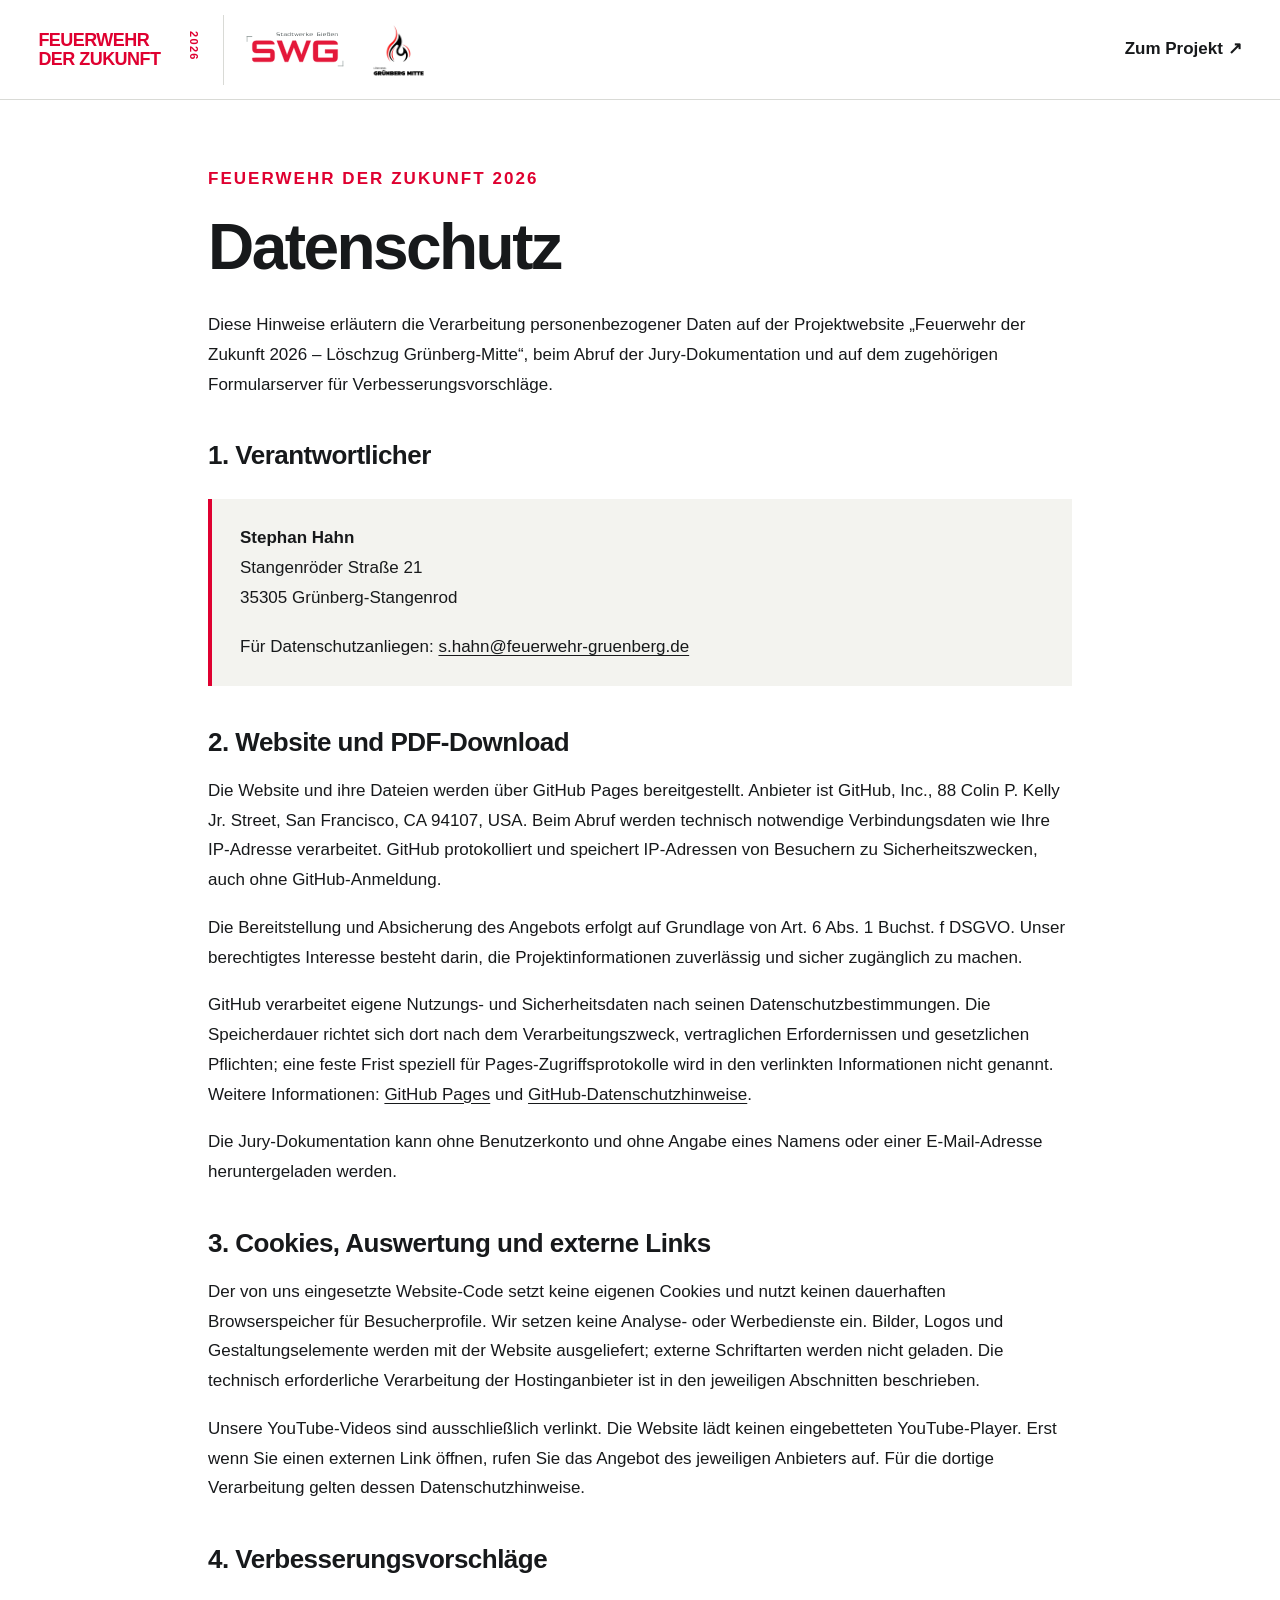
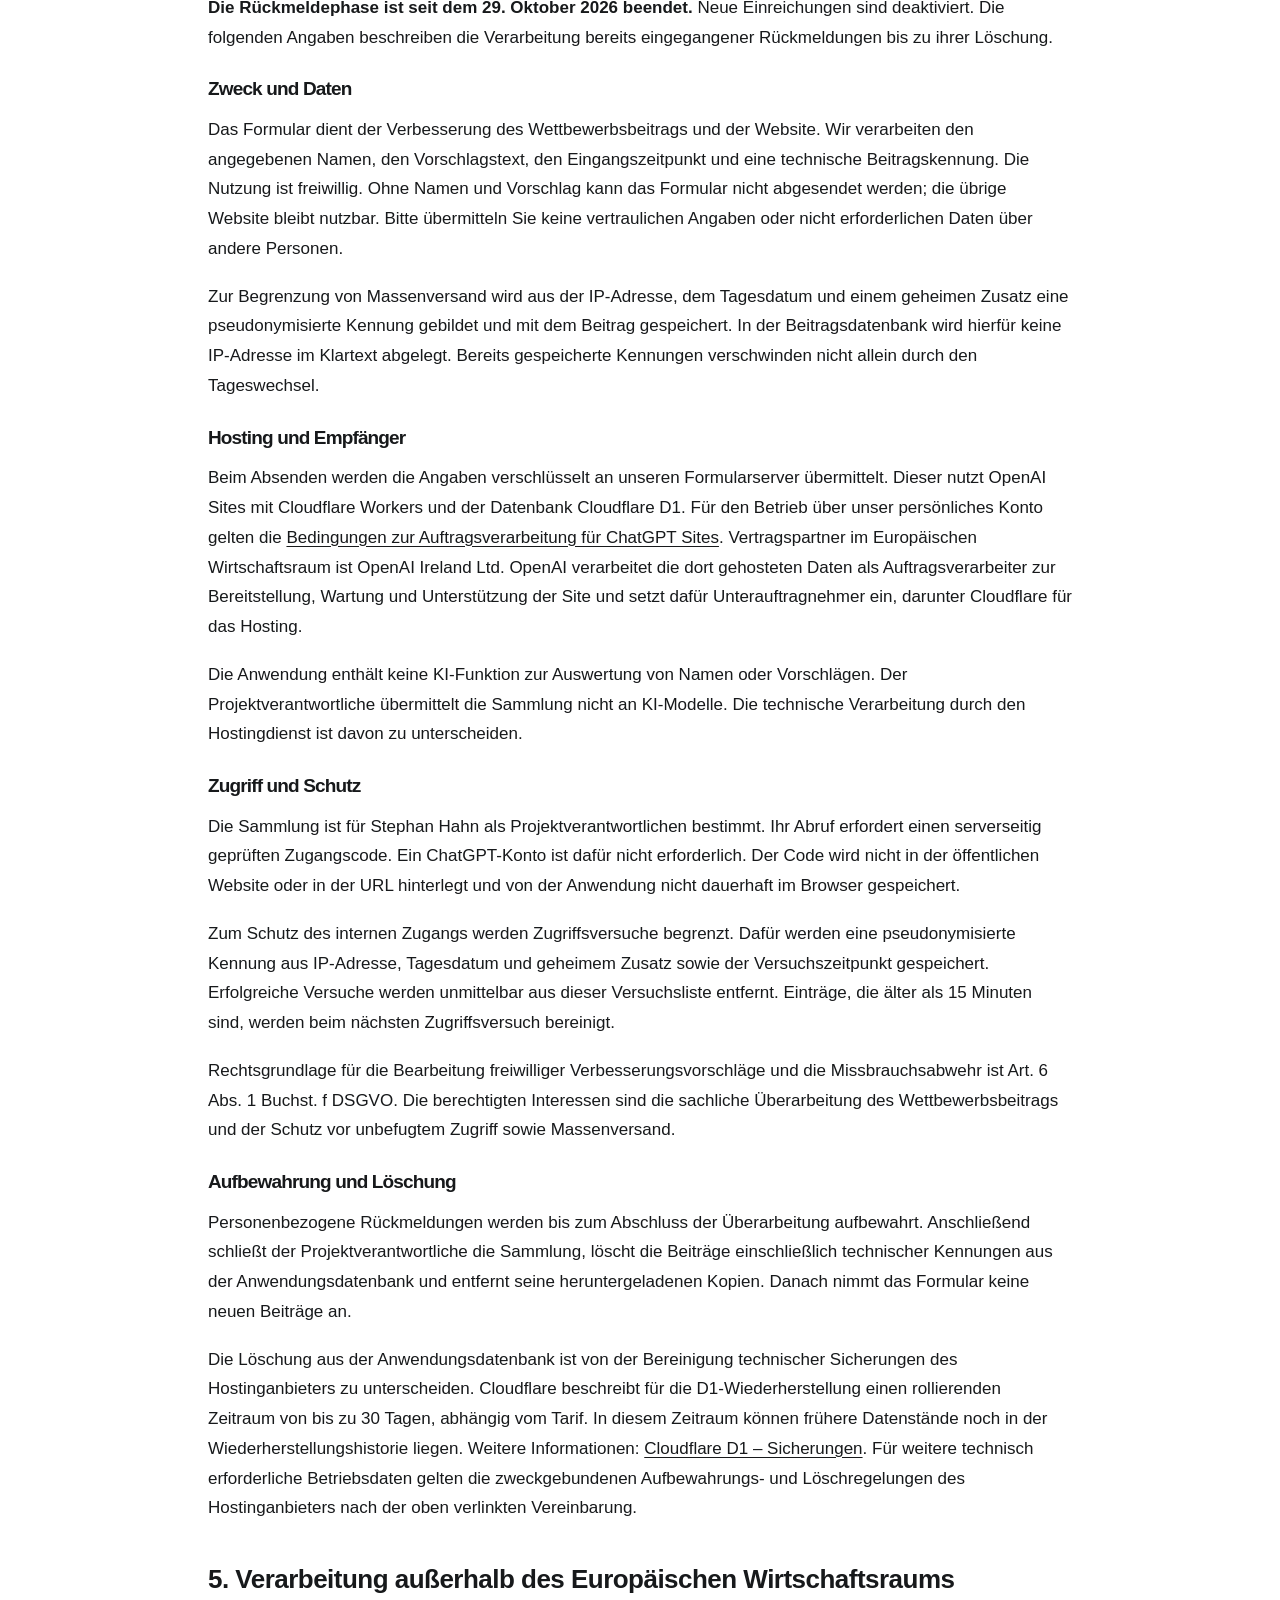
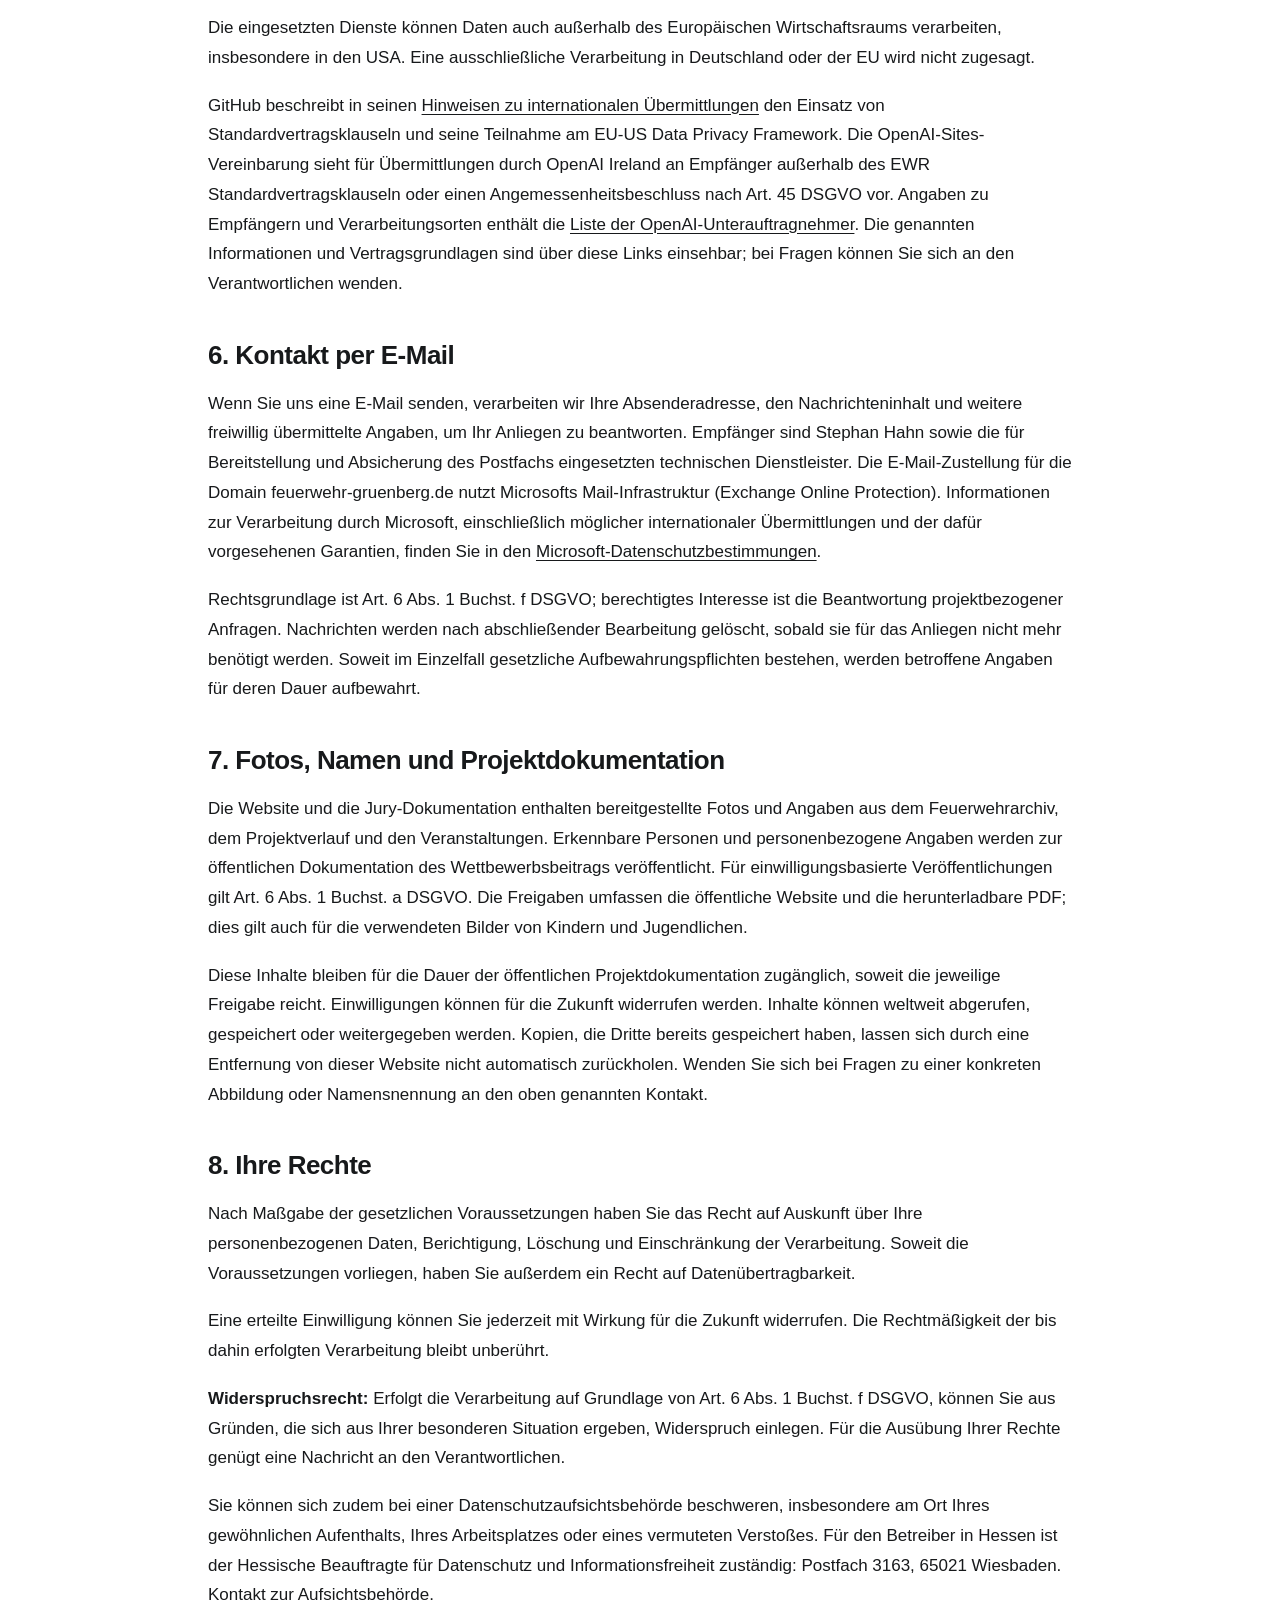
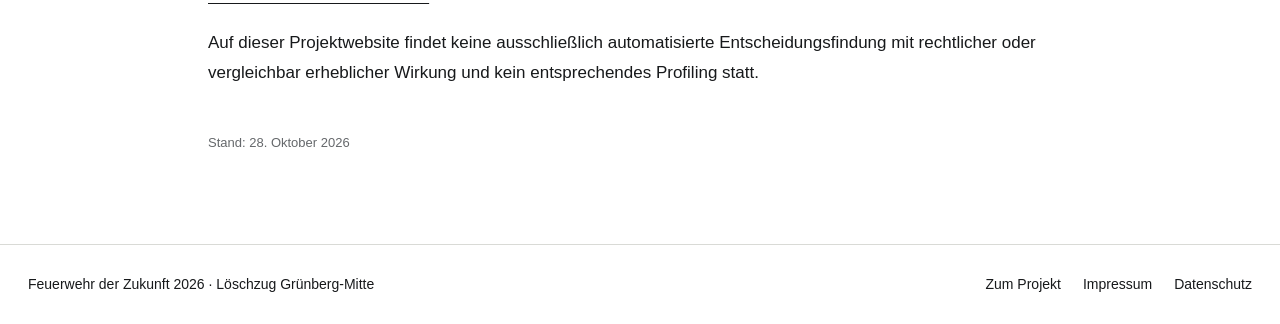
<file: datenschutz.html>
<!doctype html><html lang="de"><head><meta charset="utf-8"><meta name="viewport" content="width=device-width, initial-scale=1"><meta name="theme-color" content="#df0030"><meta name="description" content="Informationen zu Hosting, Rückmeldungen und Ihren Datenschutzrechten."><title>Datenschutz · Feuerwehr der Zukunft 2026</title><link rel="icon" href="foto-76.webp" type="image/webp"><link rel="stylesheet" href="styles.css"><link rel="stylesheet" href="legal.css"></head><body class="legal-page"><a class="skip-link" href="#inhalt">Zum Inhalt</a><header class="site-header legal-header"><a class="brand" href="index.html" aria-label="Feuerwehr der Zukunft 2026 – Start"><span>FEUERWEHR <br>DER ZUKUNFT<span class="brand-year">2026</span></span></a><div class="header-logos" aria-label="Wettbewerb und Löschzug"><img class="swg-logo" src="swg-logo.svg" alt="Stadtwerke Gießen – SWG" width="110" height="45"><img class="lz-logo" src="foto-76.webp" alt="Löschzug Grünberg-Mitte" width="48" height="60"></div><a class="legal-back" href="index.html">Zum Projekt <span aria-hidden="true">↗</span></a></header><main id="inhalt" class="legal-content"><p class="eyebrow">Feuerwehr der Zukunft 2026</p><h1>Datenschutz</h1>
<p>Diese Hinweise erläutern die Verarbeitung personenbezogener Daten auf der Projektwebsite „Feuerwehr der Zukunft 2026 – Löschzug Grünberg-Mitte“, beim Abruf der Jury-Dokumentation und auf dem zugehörigen Formularserver für Verbesserungsvorschläge.</p>
<h2>1. Verantwortlicher</h2>
<div class="legal-contact"><address><strong>Stephan Hahn</strong><br>Stangenröder Straße 21<br>35305 Grünberg-Stangenrod</address><p>Für Datenschutzanliegen: <a href="mailto:s.hahn@feuerwehr-gruenberg.de">s.hahn@feuerwehr-gruenberg.de</a></p></div>
<h2>2. Website und PDF-Download</h2>
<p>Die Website und ihre Dateien werden über GitHub Pages bereitgestellt. Anbieter ist GitHub, Inc., 88 Colin P. Kelly Jr. Street, San Francisco, CA 94107, USA. Beim Abruf werden technisch notwendige Verbindungsdaten wie Ihre IP-Adresse verarbeitet. GitHub protokolliert und speichert IP-Adressen von Besuchern zu Sicherheitszwecken, auch ohne GitHub-Anmeldung.</p>
<p>Die Bereitstellung und Absicherung des Angebots erfolgt auf Grundlage von Art. 6 Abs. 1 Buchst. f DSGVO. Unser berechtigtes Interesse besteht darin, die Projektinformationen zuverlässig und sicher zugänglich zu machen.</p>
<p>GitHub verarbeitet eigene Nutzungs- und Sicherheitsdaten nach seinen Datenschutzbestimmungen. Die Speicherdauer richtet sich dort nach dem Verarbeitungszweck, vertraglichen Erfordernissen und gesetzlichen Pflichten; eine feste Frist speziell für Pages-Zugriffsprotokolle wird in den verlinkten Informationen nicht genannt. Weitere Informationen: <a href="https://docs.github.com/en/pages/getting-started-with-github-pages/what-is-github-pages">GitHub Pages</a> und <a href="https://docs.github.com/en/site-policy/privacy-policies/github-general-privacy-statement">GitHub-Datenschutzhinweise</a>.</p>
<p>Die Jury-Dokumentation kann ohne Benutzerkonto und ohne Angabe eines Namens oder einer E-Mail-Adresse heruntergeladen werden.</p>
<h2>3. Cookies, Auswertung und externe Links</h2>
<p>Der von uns eingesetzte Website-Code setzt keine eigenen Cookies und nutzt keinen dauerhaften Browserspeicher für Besucherprofile. Wir setzen keine Analyse- oder Werbedienste ein. Bilder, Logos und Gestaltungselemente werden mit der Website ausgeliefert; externe Schriftarten werden nicht geladen. Die technisch erforderliche Verarbeitung der Hostinganbieter ist in den jeweiligen Abschnitten beschrieben.</p>
<p>Unsere YouTube-Videos sind ausschließlich verlinkt. Die Website lädt keinen eingebetteten YouTube-Player. Erst wenn Sie einen externen Link öffnen, rufen Sie das Angebot des jeweiligen Anbieters auf. Für die dortige Verarbeitung gelten dessen Datenschutzhinweise.</p>
<h2 id="rueckmeldungen">4. Verbesserungsvorschläge</h2>
<p><strong>Die Rückmeldephase ist seit dem 29. Oktober 2026 beendet.</strong> Neue Einreichungen sind deaktiviert. Die folgenden Angaben beschreiben die Verarbeitung bereits eingegangener Rückmeldungen bis zu ihrer Löschung.</p>
<h3>Zweck und Daten</h3>
<p>Das Formular dient der Verbesserung des Wettbewerbsbeitrags und der Website. Wir verarbeiten den angegebenen Namen, den Vorschlagstext, den Eingangszeitpunkt und eine technische Beitragskennung. Die Nutzung ist freiwillig. Ohne Namen und Vorschlag kann das Formular nicht abgesendet werden; die übrige Website bleibt nutzbar. Bitte übermitteln Sie keine vertraulichen Angaben oder nicht erforderlichen Daten über andere Personen.</p>
<p>Zur Begrenzung von Massenversand wird aus der IP-Adresse, dem Tagesdatum und einem geheimen Zusatz eine pseudonymisierte Kennung gebildet und mit dem Beitrag gespeichert. In der Beitragsdatenbank wird hierfür keine IP-Adresse im Klartext abgelegt. Bereits gespeicherte Kennungen verschwinden nicht allein durch den Tageswechsel.</p>
<h3>Hosting und Empfänger</h3>
<p>Beim Absenden werden die Angaben verschlüsselt an unseren Formularserver übermittelt. Dieser nutzt OpenAI Sites mit Cloudflare Workers und der Datenbank Cloudflare D1. Für den Betrieb über unser persönliches Konto gelten die <a href="https://openai.com/policies/chatgpt-sites-data-processing-addendum/">Bedingungen zur Auftragsverarbeitung für ChatGPT Sites</a>. Vertragspartner im Europäischen Wirtschaftsraum ist OpenAI Ireland Ltd. OpenAI verarbeitet die dort gehosteten Daten als Auftragsverarbeiter zur Bereitstellung, Wartung und Unterstützung der Site und setzt dafür Unterauftragnehmer ein, darunter Cloudflare für das Hosting.</p>
<p>Die Anwendung enthält keine KI-Funktion zur Auswertung von Namen oder Vorschlägen. Der Projektverantwortliche übermittelt die Sammlung nicht an KI-Modelle. Die technische Verarbeitung durch den Hostingdienst ist davon zu unterscheiden.</p>
<h3>Zugriff und Schutz</h3>
<p>Die Sammlung ist für Stephan Hahn als Projektverantwortlichen bestimmt. Ihr Abruf erfordert einen serverseitig geprüften Zugangscode. Ein ChatGPT-Konto ist dafür nicht erforderlich. Der Code wird nicht in der öffentlichen Website oder in der URL hinterlegt und von der Anwendung nicht dauerhaft im Browser gespeichert.</p>
<p>Zum Schutz des internen Zugangs werden Zugriffsversuche begrenzt. Dafür werden eine pseudonymisierte Kennung aus IP-Adresse, Tagesdatum und geheimem Zusatz sowie der Versuchszeitpunkt gespeichert. Erfolgreiche Versuche werden unmittelbar aus dieser Versuchsliste entfernt. Einträge, die älter als 15 Minuten sind, werden beim nächsten Zugriffsversuch bereinigt.</p>
<p>Rechtsgrundlage für die Bearbeitung freiwilliger Verbesserungsvorschläge und die Missbrauchsabwehr ist Art. 6 Abs. 1 Buchst. f DSGVO. Die berechtigten Interessen sind die sachliche Überarbeitung des Wettbewerbsbeitrags und der Schutz vor unbefugtem Zugriff sowie Massenversand.</p>
<h3>Aufbewahrung und Löschung</h3>
<p>Personenbezogene Rückmeldungen werden bis zum Abschluss der Überarbeitung aufbewahrt. Anschließend schließt der Projektverantwortliche die Sammlung, löscht die Beiträge einschließlich technischer Kennungen aus der Anwendungsdatenbank und entfernt seine heruntergeladenen Kopien. Danach nimmt das Formular keine neuen Beiträge an.</p>
<p>Die Löschung aus der Anwendungsdatenbank ist von der Bereinigung technischer Sicherungen des Hostinganbieters zu unterscheiden. Cloudflare beschreibt für die D1-Wiederherstellung einen rollierenden Zeitraum von bis zu 30 Tagen, abhängig vom Tarif. In diesem Zeitraum können frühere Datenstände noch in der Wiederherstellungshistorie liegen. Weitere Informationen: <a href="https://developers.cloudflare.com/d1/reference/time-travel/">Cloudflare D1 – Sicherungen</a>. Für weitere technisch erforderliche Betriebsdaten gelten die zweckgebundenen Aufbewahrungs- und Löschregelungen des Hostinganbieters nach der oben verlinkten Vereinbarung.</p>
<h2>5. Verarbeitung außerhalb des Europäischen Wirtschaftsraums</h2>
<p>Die eingesetzten Dienste können Daten auch außerhalb des Europäischen Wirtschaftsraums verarbeiten, insbesondere in den USA. Eine ausschließliche Verarbeitung in Deutschland oder der EU wird nicht zugesagt.</p>
<p>GitHub beschreibt in seinen <a href="https://docs.github.com/en/site-policy/privacy-policies/github-general-privacy-statement#international-data-transfers">Hinweisen zu internationalen Übermittlungen</a> den Einsatz von Standardvertragsklauseln und seine Teilnahme am EU-US Data Privacy Framework. Die OpenAI-Sites-Vereinbarung sieht für Übermittlungen durch OpenAI Ireland an Empfänger außerhalb des EWR Standardvertragsklauseln oder einen Angemessenheitsbeschluss nach Art. 45 DSGVO vor. Angaben zu Empfängern und Verarbeitungsorten enthält die <a href="https://openai.com/policies/sub-processor-list/">Liste der OpenAI-Unterauftragnehmer</a>. Die genannten Informationen und Vertragsgrundlagen sind über diese Links einsehbar; bei Fragen können Sie sich an den Verantwortlichen wenden.</p>
<h2>6. Kontakt per E-Mail</h2>
<p>Wenn Sie uns eine E-Mail senden, verarbeiten wir Ihre Absenderadresse, den Nachrichteninhalt und weitere freiwillig übermittelte Angaben, um Ihr Anliegen zu beantworten. Empfänger sind Stephan Hahn sowie die für Bereitstellung und Absicherung des Postfachs eingesetzten technischen Dienstleister. Die E-Mail-Zustellung für die Domain feuerwehr-gruenberg.de nutzt Microsofts Mail-Infrastruktur (Exchange Online Protection). Informationen zur Verarbeitung durch Microsoft, einschließlich möglicher internationaler Übermittlungen und der dafür vorgesehenen Garantien, finden Sie in den <a href="https://www.microsoft.com/de-de/privacy/privacystatement">Microsoft-Datenschutzbestimmungen</a>.</p>
<p>Rechtsgrundlage ist Art. 6 Abs. 1 Buchst. f DSGVO; berechtigtes Interesse ist die Beantwortung projektbezogener Anfragen. Nachrichten werden nach abschließender Bearbeitung gelöscht, sobald sie für das Anliegen nicht mehr benötigt werden. Soweit im Einzelfall gesetzliche Aufbewahrungspflichten bestehen, werden betroffene Angaben für deren Dauer aufbewahrt.</p>
<h2>7. Fotos, Namen und Projektdokumentation</h2>
<p>Die Website und die Jury-Dokumentation enthalten bereitgestellte Fotos und Angaben aus dem Feuerwehrarchiv, dem Projektverlauf und den Veranstaltungen. Erkennbare Personen und personenbezogene Angaben werden zur öffentlichen Dokumentation des Wettbewerbsbeitrags veröffentlicht. Für einwilligungsbasierte Veröffentlichungen gilt Art. 6 Abs. 1 Buchst. a DSGVO. Die Freigaben umfassen die öffentliche Website und die herunterladbare PDF; dies gilt auch für die verwendeten Bilder von Kindern und Jugendlichen.</p>
<p>Diese Inhalte bleiben für die Dauer der öffentlichen Projektdokumentation zugänglich, soweit die jeweilige Freigabe reicht. Einwilligungen können für die Zukunft widerrufen werden. Inhalte können weltweit abgerufen, gespeichert oder weitergegeben werden. Kopien, die Dritte bereits gespeichert haben, lassen sich durch eine Entfernung von dieser Website nicht automatisch zurückholen. Wenden Sie sich bei Fragen zu einer konkreten Abbildung oder Namensnennung an den oben genannten Kontakt.</p>
<h2>8. Ihre Rechte</h2>
<p>Nach Maßgabe der gesetzlichen Voraussetzungen haben Sie das Recht auf Auskunft über Ihre personenbezogenen Daten, Berichtigung, Löschung und Einschränkung der Verarbeitung. Soweit die Voraussetzungen vorliegen, haben Sie außerdem ein Recht auf Datenübertragbarkeit.</p>
<p>Eine erteilte Einwilligung können Sie jederzeit mit Wirkung für die Zukunft widerrufen. Die Rechtmäßigkeit der bis dahin erfolgten Verarbeitung bleibt unberührt.</p>
<p><strong>Widerspruchsrecht:</strong> Erfolgt die Verarbeitung auf Grundlage von Art. 6 Abs. 1 Buchst. f DSGVO, können Sie aus Gründen, die sich aus Ihrer besonderen Situation ergeben, Widerspruch einlegen. Für die Ausübung Ihrer Rechte genügt eine Nachricht an den Verantwortlichen.</p>
<p>Sie können sich zudem bei einer Datenschutzaufsichtsbehörde beschweren, insbesondere am Ort Ihres gewöhnlichen Aufenthalts, Ihres Arbeitsplatzes oder eines vermuteten Verstoßes. Für den Betreiber in Hessen ist der Hessische Beauftragte für Datenschutz und Informationsfreiheit zuständig: Postfach 3163, 65021 Wiesbaden. <a href="https://datenschutz.hessen.de/ueber-uns/anfahrt-und-erreichbarkeit">Kontakt zur Aufsichtsbehörde</a>.</p>
<p>Auf dieser Projektwebsite findet keine ausschließlich automatisierte Entscheidungsfindung mit rechtlicher oder vergleichbar erheblicher Wirkung und kein entsprechendes Profiling statt.</p>
<p class="legal-date">Stand: 28. Oktober 2026</p></main><footer class="legal-footer"><p>Feuerwehr der Zukunft 2026 · Löschzug Grünberg-Mitte</p><nav aria-label="Weitere Seiten"><a href="index.html">Zum Projekt</a><a href="impressum.html">Impressum</a><a href="datenschutz.html">Datenschutz</a></nav></footer></body></html>
</file>
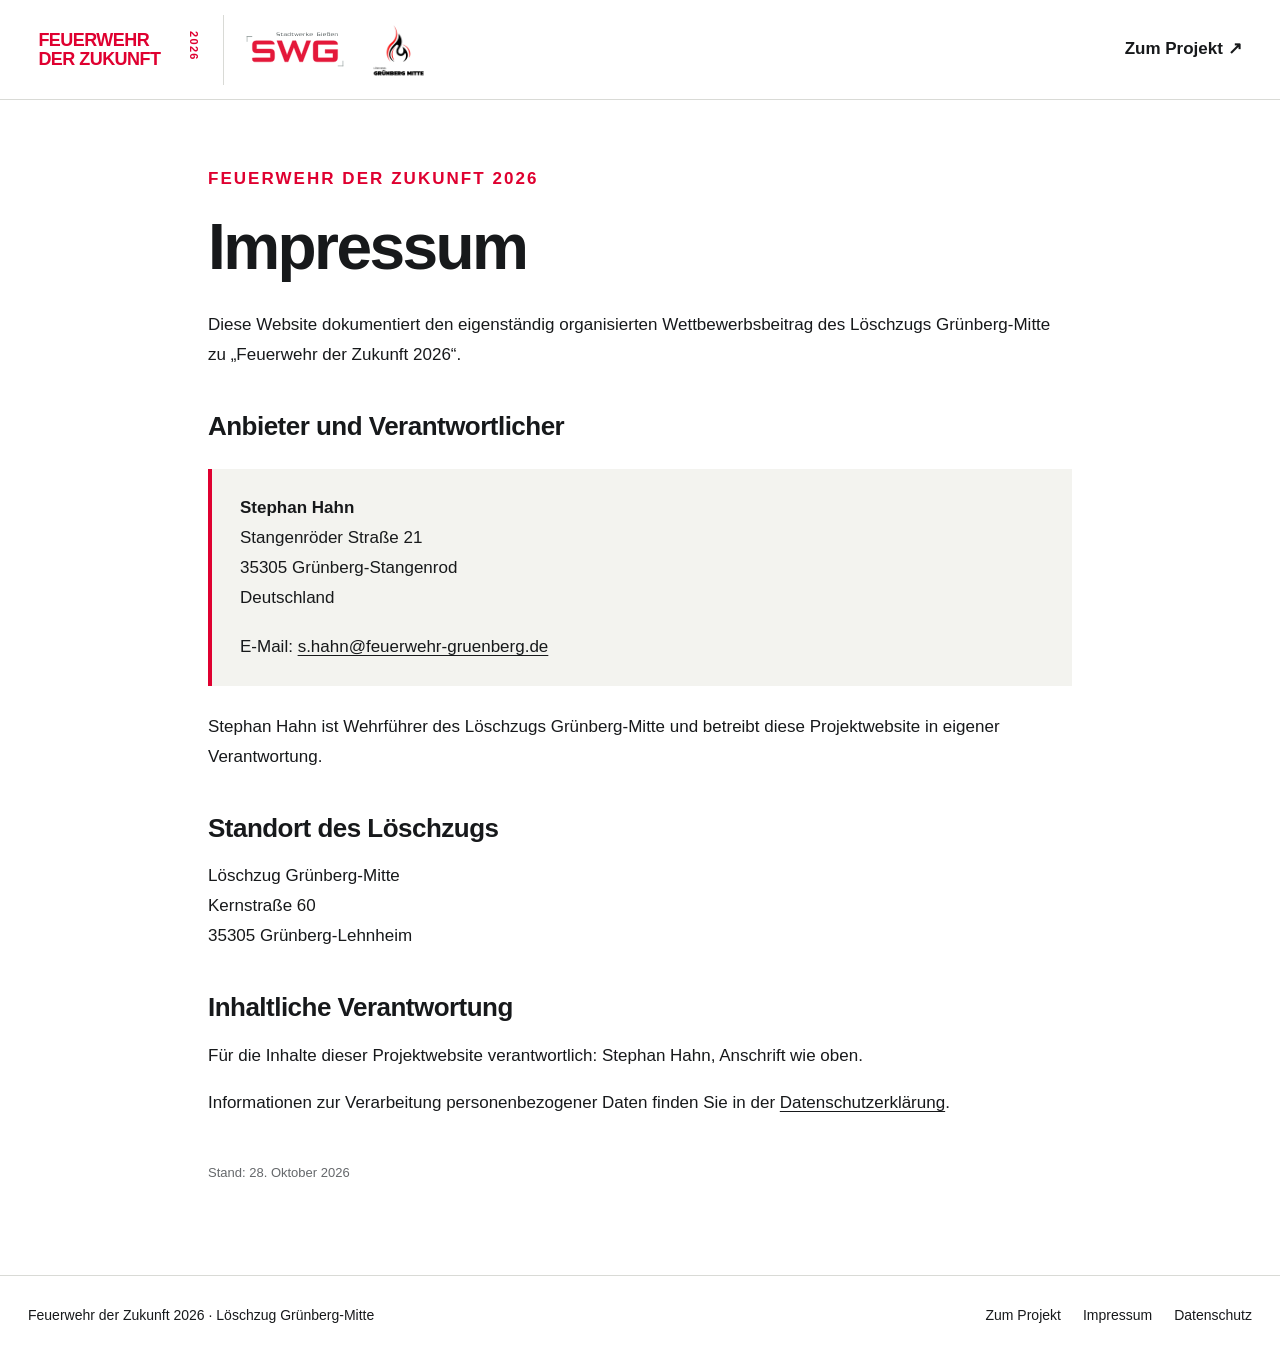
<file: impressum.html>
<!doctype html><html lang="de"><head><meta charset="utf-8"><meta name="viewport" content="width=device-width, initial-scale=1"><meta name="theme-color" content="#df0030"><meta name="description" content="Anbieter und Kontakt der Projektwebsite Feuerwehr der Zukunft 2026."><title>Impressum · Feuerwehr der Zukunft 2026</title><link rel="icon" href="foto-76.webp" type="image/webp"><link rel="stylesheet" href="styles.css"><link rel="stylesheet" href="legal.css"></head><body class="legal-page"><a class="skip-link" href="#inhalt">Zum Inhalt</a><header class="site-header legal-header"><a class="brand" href="index.html" aria-label="Feuerwehr der Zukunft 2026 – Start"><span>FEUERWEHR <br>DER ZUKUNFT<span class="brand-year">2026</span></span></a><div class="header-logos" aria-label="Wettbewerb und Löschzug"><img class="swg-logo" src="swg-logo.svg" alt="Stadtwerke Gießen – SWG" width="110" height="45"><img class="lz-logo" src="foto-76.webp" alt="Löschzug Grünberg-Mitte" width="48" height="60"></div><a class="legal-back" href="index.html">Zum Projekt <span aria-hidden="true">↗</span></a></header><main id="inhalt" class="legal-content"><p class="eyebrow">Feuerwehr der Zukunft 2026</p><h1>Impressum</h1>
<p>Diese Website dokumentiert den eigenständig organisierten Wettbewerbsbeitrag des Löschzugs Grünberg-Mitte zu „Feuerwehr der Zukunft 2026“.</p>
<h2>Anbieter und Verantwortlicher</h2>
<div class="legal-contact"><address><strong>Stephan Hahn</strong><br>Stangenröder Straße 21<br>35305 Grünberg-Stangenrod<br>Deutschland</address><p>E-Mail: <a href="mailto:s.hahn@feuerwehr-gruenberg.de">s.hahn@feuerwehr-gruenberg.de</a></p></div>
<p>Stephan Hahn ist Wehrführer des Löschzugs Grünberg-Mitte und betreibt diese Projektwebsite in eigener Verantwortung.</p>
<h2>Standort des Löschzugs</h2>
<address>Löschzug Grünberg-Mitte<br>Kernstraße 60<br>35305 Grünberg-Lehnheim</address>
<h2>Inhaltliche Verantwortung</h2>
<p>Für die Inhalte dieser Projektwebsite verantwortlich: Stephan Hahn, Anschrift wie oben.</p>
<p>Informationen zur Verarbeitung personenbezogener Daten finden Sie in der <a href="datenschutz.html">Datenschutzerklärung</a>.</p>
<p class="legal-date">Stand: 28. Oktober 2026</p></main><footer class="legal-footer"><p>Feuerwehr der Zukunft 2026 · Löschzug Grünberg-Mitte</p><nav aria-label="Weitere Seiten"><a href="index.html">Zum Projekt</a><a href="impressum.html">Impressum</a><a href="datenschutz.html">Datenschutz</a></nav></footer></body></html>
</file>
<file: styles.css>
:root{--red:#df0030;--red-dark:#b90027;--ink:#17191b;--muted:#65686b;--paper:#f3f3ef;--line:#d9dad6;--white:#fff;--sans:Arial,Helvetica,sans-serif;--max:1320px}
[hidden]{display:none!important}
*{box-sizing:border-box}html{scroll-behavior:smooth;scroll-padding-top:100px}body{margin:0;color:var(--ink);background:var(--white);font-family:var(--sans);font-size:17px;line-height:1.65;-webkit-font-smoothing:antialiased}body.modal-open{overflow:hidden}a{color:inherit;text-decoration:none}button,select{font:inherit}button,a,select{-webkit-tap-highlight-color:transparent}button{cursor:pointer}button:disabled{cursor:default;opacity:.35}img{display:block;max-width:100%;height:auto}figure,blockquote{margin:0}button:focus-visible,a:focus-visible,select:focus-visible,summary:focus-visible,[tabindex]:focus-visible{outline:3px solid #2871b8;outline-offset:5px}.wrap{width:min(var(--max),calc(100% - 112px));margin-inline:auto}.section{padding-top:112px;padding-bottom:112px}h1,h2,h3,h4,p{margin:0}p+p{margin-top:20px}h1,h2,h3,h4{line-height:1.05;letter-spacing:-.045em}h1{font-size:clamp(44px,5.6vw,84px);font-weight:900;letter-spacing:-.055em}h2{font-size:clamp(36px,4.5vw,64px);font-weight:800}h3{font-size:28px;line-height:1.15}h4{font-size:23px}strong{font-weight:750}.eyebrow{font-size:12px;font-weight:750;letter-spacing:.12em;text-transform:uppercase;line-height:1.5;margin-bottom:23px}.eyebrow>span:first-child{color:var(--red);margin-right:16px}.lead{font-size:23px;line-height:1.4;letter-spacing:-.025em}.section-intro{font-size:20px;line-height:1.65;max-width:690px;margin-top:27px;color:#4c5053}.section-heading{margin-bottom:52px}.source-inline{font-size:12px;line-height:1.7;color:var(--muted);margin-top:20px}.text-link{display:inline-flex;align-items:center;justify-content:space-between;gap:24px;font-size:15px;font-weight:700;line-height:1.5;border:0;border-bottom:1px solid currentColor;padding:0 0 8px;background:none;text-align:left}.text-link:hover{color:var(--red)}.text-link span{font-size:22px}.button{display:inline-flex;align-items:center;justify-content:center;gap:24px;padding:12px 19px;border:1px solid transparent;font-size:13px;font-weight:700;line-height:1.5;letter-spacing:.01em;background:none}.button-outline{border-color:#b3b6b8}.button-outline:hover{border-color:var(--ink);background:var(--paper)}.button-dark{background:var(--ink);color:white}.button-dark:hover{background:var(--red)}.icon-button{border:1px solid currentColor;min-width:44px;height:44px;background:none;color:inherit;font-size:26px;line-height:1;display:inline-flex;align-items:center;justify-content:center}.icon-button:hover{background:var(--red);color:#fff;border-color:var(--red)}.skip-link{position:fixed;z-index:100;left:20px;top:10px;background:white;padding:12px;transform:translateY(-200%)}.skip-link:focus{transform:translateY(0)}.sr-only{position:absolute;width:1px;height:1px;margin:-1px;clip:rect(0,0,0,0);overflow:hidden;white-space:nowrap}
.site-header{position:sticky;top:0;z-index:30;background:rgba(255,255,255,.97);border-bottom:1px solid var(--line);height:94px;display:flex;align-items:center;gap:35px;padding:0 4%;backdrop-filter:blur(12px)}.brand{font-size:18px;font-weight:900;line-height:1.02;letter-spacing:-.03em;color:var(--red);flex-shrink:0}.brand>span{display:block;position:relative;padding-right:39px}.brand-year{position:absolute;top:0;right:0;font-size:11px;writing-mode:vertical-rl;letter-spacing:.12em;height:100%}.desktop-nav{display:flex;gap:24px;margin-left:auto;align-items:center}.desktop-nav a{font-size:13px;font-weight:700;position:relative}.desktop-nav a:hover,.desktop-nav a.active{color:var(--red)}.desktop-nav a.active:after{content:'';height:2px;background:var(--red);position:absolute;bottom:-12px;left:0;right:0}.menu-toggle{display:none;border:0;background:none;font-size:14px;font-weight:700;align-items:center;gap:12px}.menu-toggle span{font-size:28px}.mobile-nav{position:fixed;top:94px;left:0;right:0;z-index:29;padding:22px;background:white;border-bottom:1px solid var(--line);grid-template-columns:1fr 1fr;gap:14px}.mobile-nav:not([hidden]){display:grid}
.hero-intro{padding:42px 0 40px;display:grid;grid-template-columns:1.65fr 1fr;gap:65px;align-items:end}.hero h1 span{color:var(--red)}.hero .eyebrow{font-size:11px;margin-bottom:24px}.hero-copy{max-width:360px;margin-bottom:4px}.hero-copy .lead{font-weight:700;font-size:25px}.hero-copy>p+p{font-size:16px;line-height:1.65;color:var(--muted);margin-top:18px}.hero-copy .text-link{margin-top:25px}.hero-photo{position:relative;margin:0 24px}.hero-photo>img{width:100%;aspect-ratio:2.55;object-fit:cover;object-position:50% 83%}.hero-photo figcaption{position:absolute;bottom:22px;left:30px;color:white;font-size:12px;text-shadow:0 1px 6px #000;padding:3px 0}.hero-facts{display:grid;grid-template-columns:1fr 1.1fr 1fr 1fr;gap:25px;align-items:center;padding-top:31px;padding-bottom:36px;border-bottom:1px solid var(--line)}.hero-facts>div strong{display:block;font-size:22px;line-height:1.3;letter-spacing:-.035em}.hero-facts>div>span{display:block;font-size:12px;color:var(--muted);margin-top:5px}.status-link{font-size:12px;border-left:1px solid var(--line);padding-left:24px;line-height:1.65}.status-link small{font-size:11px;color:var(--muted)}.status-dot{display:inline-block;background:#c39b36;width:7px;height:7px;margin-right:7px;border-radius:50%}
.two-col,.history-layout{display:grid;grid-template-columns:1fr 1fr;gap:80px;align-items:start}.history-layout{grid-template-columns:1.2fr 1fr;align-items:center}.photo button{display:block;border:0;background:none;padding:0;width:100%;overflow:hidden}.photo img{width:100%;aspect-ratio:4/3;object-fit:cover;transition:transform .45s ease}.photo button:hover img{transform:scale(1.025)}figcaption{font-size:12px;color:var(--muted);line-height:1.5;margin-top:11px}.prose p{color:#505458}.prose h3{margin-bottom:22px}.prose .text-link{margin-top:28px}.founding-dates{display:flex;gap:64px;margin-top:40px;padding-top:24px;border-top:1px solid var(--line)}.founding-dates strong{font-size:42px;letter-spacing:-.05em;line-height:1.2;display:block}.founding-dates span{font-size:12px;color:var(--muted)}.film-heading{margin-top:70px;display:flex;justify-content:space-between;align-items:baseline;gap:20px;margin-bottom:23px}.film-heading h3{font-size:24px}.film-heading p{font-size:13px;color:var(--muted)}.film-list{display:grid;grid-template-columns:repeat(3,1fr);border-top:1px solid var(--ink);border-bottom:1px solid var(--line)}.film{display:flex;align-items:center;gap:20px;padding:27px 24px 27px 0}.film+.film{border-left:1px solid var(--line);padding-left:24px}.film p{font-size:12px;color:var(--muted);margin-top:8px}.film-index{font-size:12px;color:var(--red);font-weight:750;align-self:flex-start}.play{display:inline-flex;width:42px;height:42px;border-radius:50%;border:1px solid currentColor;align-items:center;justify-content:center;font-size:13px;padding-left:2px;flex-shrink:0}.film .play{margin-left:auto}.film:hover .play{background:var(--red);color:white;border-color:var(--red)}.film:hover h4{color:var(--red)}
.challenge{background:var(--paper)}.challenge h2{margin-bottom:34px}.challenge .lead{margin-bottom:24px;font-size:24px}.challenge .two-col>div>p:not(.eyebrow):not(.lead){color:#505458}.challenge-photos{position:relative;padding-bottom:80px}.challenge-photos .photo:first-child{width:73%}.challenge-photos .photo:first-child img{aspect-ratio:.88;object-position:50% 40%}.challenge-photos .photo:last-child{position:absolute;right:0;bottom:0;width:68%;border:10px solid var(--paper);border-right:0}.challenge-photos .photo:last-child img{aspect-ratio:1.55}.challenge-photos figcaption{font-size:11px}
.timeline-layout{display:grid;grid-template-columns:1.15fr 1fr;gap:90px}.timeline{list-style:none;margin:0;padding:0}.timeline li{position:relative;display:grid;grid-template-columns:135px 1fr;gap:24px;border-top:1px solid var(--line);padding:26px 0}.timeline time{font-size:12px;font-weight:750;color:var(--red);padding-top:3px;line-height:1.6}.timeline h3{font-size:21px;line-height:1.2}.timeline p{font-size:15px;color:#5c6062;line-height:1.7;margin-top:13px}.timeline-aside{display:grid;gap:34px}.timeline-aside .photo:first-child img{aspect-ratio:1.5}.timeline-aside .photo:last-child img{aspect-ratio:1.35}.quote{padding:48px 55px;margin-top:54px;border-left:4px solid var(--red)}.quote p{font-size:clamp(24px,2.7vw,38px);font-weight:700;letter-spacing:-.035em;line-height:1.35}.quote footer{font-size:12px;margin-top:24px;line-height:1.6}.quote-red{background:var(--red);color:white;border:none}.quote-red footer{color:#ffe0e7}.gallery-launch{margin-top:27px}.house{background:var(--ink);color:#fff}.house .section-intro{color:#bfc3c6}.video-feature{display:block;position:relative;overflow:hidden}.video-feature>img{width:100%;aspect-ratio:2.1;object-fit:cover}.video-shade{position:absolute;inset:0;background:linear-gradient(90deg,rgba(0,0,0,.7),rgba(0,0,0,.05))}.video-caption{position:absolute;inset:0;display:flex;flex-direction:column;justify-content:flex-end;padding:44px;align-items:start}.video-caption .eyebrow{color:white;margin-bottom:17px}.video-caption strong{font-size:clamp(28px,4vw,52px);line-height:1.1;letter-spacing:-.045em}.video-action{display:flex;align-items:center;gap:17px;font-size:13px;margin-top:26px}.video-feature:hover .play{background:var(--red);border-color:var(--red)}.house-dates{display:grid;grid-template-columns:repeat(4,1fr);border-bottom:1px solid #414548;padding:30px 0}.house-dates strong{font-size:21px;letter-spacing:-.035em;display:block}.house-dates span{font-size:12px;color:#b7bec2}.house-story{margin-top:60px;align-items:center;gap:60px}.house-story p,.house-story figcaption{color:#bfc3c6}.house-story .photo img{aspect-ratio:1.6}
.data-tabs{display:flex;gap:0;border-bottom:1px solid var(--line);margin-top:32px;margin-bottom:32px}.data-tabs button{border:0;background:none;text-align:left;padding:15px 35px 20px 0;margin-right:35px;position:relative;font-size:20px;font-weight:750;letter-spacing:-.025em}.data-tabs span{display:block;font-size:12px;line-height:1.5;color:var(--muted);font-weight:400;letter-spacing:0;margin-top:5px}.data-tabs button[aria-selected=true]{color:var(--red)}.data-tabs button[aria-selected=true]:after{content:'';position:absolute;bottom:-1px;height:3px;background:var(--red);left:0;right:0}.metric-controls{display:flex;align-items:center;gap:15px;margin-bottom:25px}.metric-controls label{font-size:12px;font-weight:700;color:var(--muted)}.metric-controls select{background:white;border:1px solid #b6babd;border-radius:0;padding:10px 36px 10px 14px;color:var(--ink);font-size:14px;max-width:100%}.stat-title{font-size:22px;letter-spacing:-.03em;line-height:1.3}.chart-unit{font-size:12px;color:var(--muted);margin-top:4px}.bar-chart{height:290px;display:grid;grid-template-columns:repeat(4,1fr);gap:8%;align-items:end;padding:43px 5% 0;margin-top:15px;position:relative;border-bottom:1px solid #777;background:repeating-linear-gradient(to top,transparent 0,transparent calc(25% - 1px),#eceeea calc(25% - 1px),#eceeea 25%)}.bar-column{height:100%;display:flex;justify-content:flex-end;flex-direction:column;align-items:center;position:relative}.bar{background:var(--red);width:min(100%,140px);min-height:1px;position:relative;transition:height .4s ease}.bar-number{position:absolute;top:-31px;left:0;right:0;text-align:center;font-size:21px;font-weight:800;letter-spacing:-.035em}.bar-year{position:absolute;bottom:-31px;font-size:13px}.chart-zero{position:absolute;left:0;bottom:4px;font-size:11px;color:var(--muted)}.data-context{margin-top:55px;max-width:900px;font-size:14px;color:#5f6467;min-height:48px}.data-context strong{color:var(--ink)}.data-note{display:flex;align-items:start;gap:18px;padding:24px 0;border-top:1px solid var(--line);margin-top:32px;font-size:14px;color:#585d61}.data-note>span{width:22px;height:22px;border:1px solid #92989c;display:inline-flex;align-items:center;justify-content:center;border-radius:50%;font-family:Georgia,serif;flex-shrink:0}.data-note strong{color:var(--ink)}.data-details{margin-top:26px}.data-details summary{font-size:14px}.table-scroll{overflow-x:auto;margin-top:24px}table{border-collapse:collapse;width:100%;font-size:14px}caption{text-align:left;font-weight:700;padding:0 0 18px}th,td{padding:15px 18px;border-bottom:1px solid var(--line);text-align:right}th:first-child{text-align:left;min-width:230px;padding-left:0;font-weight:500}thead th{font-weight:750!important;background:var(--paper)}tbody tr:hover{background:#f8f8f5}.empty-stats{padding:46px 0 24px}.empty-stats h3{font-size:32px;max-width:600px}.empty-stats>p{max-width:670px;margin-top:18px;font-size:16px;color:var(--muted)}.placeholder-metrics{display:grid;grid-template-columns:repeat(3,1fr);gap:30px;margin-top:35px}.placeholder-metrics>div{border-top:2px solid var(--line);padding-top:20px}.placeholder-metrics strong{display:block;font-size:39px;font-weight:500;color:#929a9e}.placeholder-metrics span{font-size:13px}.placeholder-metrics small{display:block;font-size:11px;color:var(--muted)}
.festival{background:var(--paper);padding-bottom:95px}.festival-wide{margin-inline:24px;position:relative}.festival-wide img{width:100%;aspect-ratio:2.7;object-fit:cover;object-position:50% 57%}.festival-wide figcaption{position:absolute;bottom:24px;left:30px;max-width:85%;background:rgba(255,255,255,.95);color:var(--ink);padding:7px 13px;font-size:12px}.festival-days{display:grid;grid-template-columns:repeat(3,1fr);gap:32px;margin-top:53px}.day-label{display:block;font-size:12px;text-transform:uppercase;letter-spacing:.05em;color:var(--red);font-weight:700;margin-bottom:17px}.festival-days h3{font-size:29px;line-height:1.15}.festival-days p{font-size:15px;line-height:1.65;color:#606568;margin-top:20px;min-height:100px}.gallery-cover{display:block;width:100%;margin-top:25px;border:0;padding:0;background:none;text-align:left}.gallery-cover img{width:100%;aspect-ratio:1.4;object-fit:cover;transition:filter .3s}.gallery-cover:hover img{filter:brightness(.9)}.gallery-cover>span{display:flex;justify-content:space-between;font-size:13px;font-weight:700;margin-top:12px}.quote-light{background:white;margin-top:56px}.festival-outro{display:grid;grid-template-columns:1.3fr 1fr;gap:90px;align-items:center;margin-top:35px}.festival-outro p{color:#606568;font-size:15px}.festival-outro .text-link{font-size:14px}.future-grid{display:grid;grid-template-columns:1.1fr 1fr;gap:30px}.future-grid .photo img{aspect-ratio:1.5}.future-quote{border:0;text-align:center;padding:32px 0 58px;margin-top:40px}.future-quote p{font-size:clamp(29px,4.4vw,60px);color:var(--red);line-height:1.15}.future-quote footer{color:var(--muted)}.lessons{list-style:none;padding:0;margin:0}.lessons li{font-size:15px;line-height:1.7;padding:17px 0;border-top:1px solid var(--line);color:#606568}.lessons strong{color:var(--ink)}
.sources{background:var(--paper);font-size:15px}.sources h2{font-size:38px}.sources-heading{display:flex;justify-content:space-between;align-items:center;gap:30px;margin-bottom:25px}.sources>.wrap>p:not(.eyebrow){max-width:800px;color:#606568}.status-list{margin-top:35px;margin-bottom:35px;border-top:1px solid var(--line)}.status-list>div{display:grid;grid-template-columns:135px 1fr 1.3fr;gap:20px;padding:18px 0;border-bottom:1px solid var(--line);align-items:center;font-size:14px}.status-list strong{font-size:16px}.status-complete{color:#296451;font-size:12px}.status-pending{color:#82642d;font-size:12px}.status-list>div>span:last-child{color:var(--muted)}details{border-bottom:1px solid var(--line)}summary{padding:16px 0;cursor:pointer;font-weight:700}.source-content{max-width:950px;padding:20px 0 35px;color:#606568;font-size:14px}.source-content h3{font-size:18px;color:var(--ink);margin:24px 0 12px;letter-spacing:-.02em}.source-content h3:first-child{margin-top:0}.source-content a{text-decoration:underline;text-underline-offset:4px}.site-footer{padding-top:42px;padding-bottom:44px;display:flex;align-items:center;gap:32px;font-size:13px}.site-footer img{width:70px;height:88px;object-fit:contain}.site-footer strong{font-size:15px;letter-spacing:-.02em}.site-footer p{font-size:12px;color:var(--muted);margin-top:6px;line-height:1.7}.site-footer>a{margin-left:auto;font-size:12px}
dialog{border:0;padding:0;max-width:none;max-height:none}dialog::backdrop{background:rgba(0,0,0,.82);backdrop-filter:blur(4px)}#gallery-dialog{width:min(1100px,calc(100vw - 48px));background:var(--white);padding:25px 30px;color:var(--ink);max-height:calc(100dvh - 40px);overflow:auto}.dialog-header{display:flex;align-items:center;justify-content:space-between;gap:20px;margin-bottom:19px}.dialog-header .eyebrow{font-size:10px;margin-bottom:6px}.dialog-header h2{font-size:24px;letter-spacing:-.03em;line-height:1.2}.dialog-header .icon-button{flex-shrink:0}#gallery-image{width:100%;height:min(65dvh,680px);object-fit:contain;background:#f3f3ef}#gallery-caption{color:#555;font-size:13px;margin-top:12px}.gallery-controls{display:flex;align-items:center;justify-content:space-between;margin-top:18px}.gallery-controls>span{font-size:12px;color:var(--muted)}#presentation{width:100vw;height:100dvh;background:var(--ink);color:white;margin:0;inset:0;padding:0;overflow:hidden}.presentation-top{height:75px;padding:0 4vw;display:flex;align-items:center;justify-content:space-between;border-bottom:1px solid #ffffff22}.presentation-top>span{font-size:12px;font-weight:800;letter-spacing:.07em}.presentation-bottom{height:70px;padding:0 4vw;display:flex;align-items:center;gap:25px;border-top:1px solid #ffffff22}.presentation-bottom>div{display:flex;gap:15px;margin-left:auto}#present-counter{font-size:13px}.keyboard-hint{font-size:11px;color:#aab0b4}.presentation-slide{height:calc(100dvh - 145px);display:grid;grid-template-columns:1fr 1fr;align-items:center;gap:5vw;padding:4vw;overflow:auto}.presentation-slide h2{font-size:clamp(36px,4.6vw,74px);line-height:1.1}.presentation-slide .slide-description{font-size:clamp(17px,1.7vw,25px);line-height:1.5;color:#ccd0d2;margin-top:30px}.presentation-slide .eyebrow{color:#ff5979;font-size:13px}.presentation-slide>img{width:100%;height:100%;max-height:calc(100dvh - 240px);object-fit:cover}.presentation-slide .text-link{color:white;margin-top:30px;font-size:14px}.presentation-slide .slide-source{font-size:11px;line-height:1.6;color:#aab0b4;margin-top:25px}.presentation-slide.stat-slide{grid-template-columns:1fr 1.2fr}.slide-stats{display:flex;align-items:end;justify-content:space-between;gap:20px;height:260px}.slide-stat{flex:1;text-align:center;background:var(--red);display:flex;flex-direction:column;justify-content:space-between;padding:12px 8px;color:white}.slide-stat strong{font-size:42px;line-height:1.1}.slide-stat span{font-size:15px}.slide-quote{color:white!important;font-size:clamp(24px,3.2vw,48px)!important}
@media(min-width:1600px){.hero-photo,.festival-wide{max-width:1550px;margin-inline:auto}}
@media(max-width:1150px){.wrap{width:calc(100% - 72px)}.site-header{gap:25px}.desktop-nav{gap:16px}.desktop-nav a{font-size:12px}.site-header>.button{padding:10px 13px;font-size:12px;gap:13px}.brand{font-size:16px}.hero-intro{gap:30px}.hero-copy .lead{font-size:22px}.two-col,.history-layout{gap:45px}.timeline-layout{gap:45px}.timeline li{grid-template-columns:100px 1fr;gap:16px}.timeline h3{font-size:19px}.film-heading{display:block}.film-heading p{margin-top:12px}.film{gap:13px}.film h4{font-size:20px}.festival-days{gap:24px}.festival-days h3{font-size:24px}.festival-days p{min-height:125px}.festival-outro{gap:45px}}
@media(max-width:900px){.desktop-nav{display:none}.site-header{height:82px;padding:0 30px}.site-header>.button{margin-left:auto}.menu-toggle{display:flex}.mobile-nav{top:82px}.wrap{width:calc(100% - 56px)}.section{padding-top:80px;padding-bottom:80px}.hero-intro{padding-top:46px;padding-bottom:40px;grid-template-columns:1.3fr 1fr;gap:27px}h1{font-size:clamp(40px,6.4vw,59px)}.hero .eyebrow{font-size:9px}.hero-copy .lead{font-size:21px}.hero-copy>p+p{font-size:14px}.hero-photo{margin:0 16px}.hero-photo>img{aspect-ratio:2}.hero-facts{gap:20px;grid-template-columns:1fr 1fr 1fr}.hero-facts>.status-link{grid-column:1/-1;border-left:0;border-top:1px solid var(--line);padding:15px 0 0;display:block}.hero-facts>.status-link br{display:none}.hero-facts>.status-link small{margin-left:10px}.history-layout{grid-template-columns:1fr 1fr;gap:32px}.founding-dates{gap:25px}.founding-dates strong{font-size:34px}.film-list{grid-template-columns:1fr}.film+.film{border-left:0;border-top:1px solid var(--line);padding-left:0}.film{padding:23px 0;gap:24px}.film-index{min-width:25px}.film div{display:flex;align-items:baseline;gap:30px}.film h4{font-size:23px}.film p{font-size:13px;margin:0}.challenge .two-col{gap:35px}.challenge-photos{padding-top:30px}.challenge h2{font-size:39px}.timeline-layout{grid-template-columns:1.15fr 1fr;gap:32px}.timeline li{grid-template-columns:1fr;gap:8px}.timeline-aside .photo img{aspect-ratio:.9!important}.quote{padding:35px}.video-caption{padding:30px}.video-feature>img{aspect-ratio:1.75}.house-dates strong{font-size:18px}.house-story{gap:35px}.house-story .photo img{aspect-ratio:1.1}.data-tabs button{font-size:18px;margin-right:22px;padding-right:24px}.festival-wide{margin-inline:16px}.festival-wide img{aspect-ratio:2}.festival-days{gap:20px}.festival-days h3{font-size:22px}.festival-days p{min-height:152px;font-size:14px}.sources-heading{align-items:start}.sources-heading>.button{max-width:225px}.sources h2{font-size:34px}.presentation-slide{gap:4vw}.presentation-slide h2{font-size:40px}.presentation-slide .slide-description{font-size:18px}}
@media(max-width:640px){body{font-size:16px}.wrap{width:calc(100% - 40px)}.site-header{height:76px;padding:0 20px;gap:17px}.brand{font-size:14px}.brand>span{padding-right:27px}.brand-year{font-size:9px}.site-header>.button{font-size:11px;padding:9px 10px;gap:9px}.menu-toggle{font-size:0;gap:0;padding:0}.menu-toggle span{font-size:27px}.mobile-nav{top:76px;font-size:15px}.hero-intro{grid-template-columns:1fr;gap:25px;padding-top:36px;padding-bottom:33px}.hero .eyebrow{font-size:9px;letter-spacing:.08em;margin-bottom:20px}h1{font-size:clamp(39px,11vw,62px)}.hero-copy{max-width:none}.hero-copy .lead{font-size:21px}.hero-copy .lead br{display:none}.hero-copy>p+p{font-size:15px;margin-top:14px;max-width:480px}.hero-copy .text-link{font-size:13px;margin-top:20px}.hero-photo{margin:0}.hero-photo>img{aspect-ratio:1.42;object-position:50% 66%}.hero-photo figcaption{bottom:12px;left:20px;font-size:10px}.hero-facts{padding-top:24px;padding-bottom:24px;gap:20px 14px}.hero-facts>div strong{font-size:19px}.hero-facts>div>span{font-size:10px;line-height:1.5}.hero-facts>.status-link{font-size:11px}.hero-facts>.status-link small{font-size:10px;margin-left:5px}.section{padding-top:62px;padding-bottom:62px}h2{font-size:39px}.eyebrow{font-size:10px;margin-bottom:19px}.section-heading{margin-bottom:32px}.section-intro{font-size:17px;margin-top:22px}.two-col,.history-layout,.timeline-layout{grid-template-columns:1fr;gap:32px}.history-layout .photo img{aspect-ratio:1.35}.prose p{font-size:15px}.founding-dates{gap:50px;margin-top:27px}.founding-dates strong{font-size:38px}.film-heading{margin-top:44px}.film-heading h3{font-size:23px}.film div{display:block}.film p{margin-top:6px}.film{padding:20px 0}.challenge h2{font-size:38px}.challenge .lead{font-size:21px}.challenge-photos{padding-top:0;padding-bottom:65px}.challenge-photos .photo:first-child{width:70%}.challenge-photos .photo:first-child img{aspect-ratio:1}.challenge-photos .photo:last-child{width:61%}.timeline li{grid-template-columns:1fr;gap:9px;padding:23px 0}.timeline h3{font-size:22px}.timeline p{font-size:15px;margin-top:12px}.timeline-aside{grid-template-columns:1fr 1fr;gap:16px}.timeline-aside .photo img{aspect-ratio:.95!important}.timeline-aside figcaption{font-size:10px}.quote{padding:29px 25px;margin-top:34px}.quote p{font-size:25px}.quote footer{font-size:11px;margin-top:21px}.video-feature>img{aspect-ratio:1.15}.video-caption{padding:25px}.video-caption strong{font-size:34px}.video-caption .eyebrow{font-size:10px}.video-action{font-size:11px;gap:12px;margin-top:23px}.video-shade{background:linear-gradient(0deg,rgba(0,0,0,.8),rgba(0,0,0,.15))}.house-dates{grid-template-columns:1fr 1fr;gap:25px;padding:25px 0}.house-dates strong{font-size:22px}.house-story{margin-top:36px}.house-story .photo img{aspect-ratio:1.5}.data-tabs{margin-top:20px;gap:0}.data-tabs button{flex:1;margin:0;padding:13px 5px 17px 0;font-size:16px}.data-tabs button+button{padding-left:10px}.data-tabs span{font-size:10px;max-width:100px;line-height:1.4}.metric-controls{display:block}.metric-controls label{display:block;margin-bottom:7px}.metric-controls select{width:100%;font-size:13px}.stat-title{font-size:20px}.bar-chart{height:240px;gap:9%;padding-left:6%;padding-right:6%}.bar-number{font-size:20px}.data-context{font-size:13px;margin-top:50px}.data-note{padding-top:22px;font-size:13px;gap:12px}.placeholder-metrics{grid-template-columns:1fr;gap:17px}.placeholder-metrics>div{display:grid;grid-template-columns:45px 1fr;align-items:center;padding-top:12px}.placeholder-metrics small{grid-column:2}.placeholder-metrics strong{grid-row:1/3}.empty-stats{padding-top:20px}.empty-stats h3{font-size:27px}.empty-stats>p{font-size:14px}th,td{padding:12px;font-size:12px}.festival-wide{margin:0}.festival-wide img{aspect-ratio:1.5}.festival-wide figcaption{bottom:14px;left:20px;font-size:10px;padding:6px 9px}.festival-days{grid-template-columns:1fr;gap:38px;margin-top:36px}.festival-days h3{font-size:29px}.festival-days h3 br{display:none}.festival-days p{min-height:0;font-size:15px;margin-top:15px}.day-label{font-size:11px;margin-bottom:13px}.gallery-cover{margin-top:20px}.gallery-cover img{aspect-ratio:1.6}.festival-outro{grid-template-columns:1fr;gap:23px;margin-top:26px}.future-grid{grid-template-columns:1fr;gap:24px}.future-grid .photo img{aspect-ratio:1.5}.future-quote{padding:5px 0 15px;margin-top:34px}.future-quote p{font-size:33px}.future-quote p br{display:none}#zukunft>.two-col{margin-top:38px}.prose h3{font-size:26px}.sources h2{font-size:33px}.sources-heading{flex-direction:column;gap:25px}.sources-heading>.button{max-width:none;font-size:12px}.sources>.wrap>p:not(.eyebrow){font-size:14px}.status-list>div{grid-template-columns:88px 1fr;gap:4px 15px;padding:15px 0}.status-list strong{font-size:15px}.status-list>div>span:last-child{grid-column:2;font-size:12px}.status-list>div>span:first-child{grid-row:1/3;font-size:11px}.site-footer{gap:18px;flex-wrap:wrap;padding-top:30px;padding-bottom:30px}.site-footer img{width:55px;height:69px}.site-footer>div{flex:1}.site-footer strong{font-size:12px}.site-footer p{font-size:10px}.site-footer>a{margin-left:73px;font-size:11px}#gallery-dialog{width:100vw;max-height:100dvh;padding:20px;margin:0;inset:0}.dialog-header h2{font-size:20px}.dialog-header .eyebrow{font-size:9px}#gallery-image{height:62dvh}.gallery-controls .button{font-size:12px;padding:9px 12px}.presentation-top{height:65px;padding:0 20px}.presentation-top>span{font-size:10px}.presentation-bottom{height:65px;padding:0 20px;gap:10px}.keyboard-hint{display:none}.presentation-slide,.presentation-slide.stat-slide{height:calc(100dvh - 130px);grid-template-columns:1fr;gap:25px;padding:25px 20px;align-content:start}.presentation-slide h2{font-size:35px}.presentation-slide .eyebrow{font-size:10px;margin-bottom:14px}.presentation-slide .slide-description{font-size:17px;margin-top:18px}.presentation-slide>img{max-height:32dvh;height:32dvh;object-fit:cover}.presentation-slide .text-link{margin-top:17px;font-size:12px}.presentation-slide .slide-source{font-size:10px;margin-top:14px}.slide-stats{height:200px;gap:13px}.slide-stat strong{font-size:32px}.slide-stat span{font-size:12px}.slide-quote{font-size:28px!important}}
@media(prefers-reduced-motion:reduce){html{scroll-behavior:auto}*,*::before,*::after{animation:none!important;transition:none!important}}
@media print{@page{size:A4;margin:17mm}html{scroll-behavior:auto}body{font-size:10pt;line-height:1.5;background:#fff;color:#000}.site-header,.mobile-nav,.hero-copy .text-link,.gallery-launch,.gallery-cover,.video-action,.sources-heading>.button,.site-footer>a,.metric-controls,.data-tabs,.skip-link,dialog,.gallery-controls,.text-link[data-gallery]{display:none!important}.wrap{width:100%;max-width:none}.section{padding:8mm 0;break-before:page}.hero-intro{padding:0 0 5mm;gap:10mm;grid-template-columns:1.5fr 1fr}.hero .eyebrow{font-size:7pt}h1{font-size:29pt}h2{font-size:27pt}h3{font-size:15pt}.hero-copy .lead{font-size:14pt}.hero-copy>p+p{font-size:9pt}.hero-photo{margin:0}.hero-photo>img{aspect-ratio:1.9}.hero-facts{gap:5mm;padding:5mm 0}.hero-facts>div strong{font-size:13pt}.hero-facts>div>span,.status-link,.status-link small{font-size:7pt}.hero-facts .status-link{grid-column:auto;border-left:1px solid #ccc;border-top:0;padding:0 0 0 5mm}.section-heading{margin-bottom:7mm}.section-intro{font-size:12pt;margin-top:5mm}.two-col,.history-layout,.timeline-layout{gap:8mm}.photo img{max-height:85mm;object-fit:cover}.eyebrow{font-size:8pt;margin-bottom:5mm}.prose p,.timeline p,.challenge p,.festival-outro p,.festival-days p{font-size:10pt}.founding-dates{margin-top:7mm;padding-top:5mm}.founding-dates strong{font-size:22pt}.film-heading{margin-top:8mm}.film-list{display:block}.film{padding:3mm 0;gap:5mm}.film+.film{border-left:0;border-top:1px solid #ccc;padding-left:0}.film h4{font-size:12pt}.film p{font-size:8pt}.film:after{content:attr(href);font-size:7pt;margin-left:auto}.film .play{display:none}.challenge,.house,.festival,.sources{background:white!important;color:#000}.challenge-photos .photo:last-child{border-color:white}.house .section-intro,.house p,.house figcaption,.house-dates span{color:#444}.timeline li{padding:4mm 0;grid-template-columns:30mm 1fr;gap:5mm}.timeline time{font-size:8pt}.timeline h3{font-size:13pt}.timeline-aside{gap:5mm}.quote{margin-top:8mm;padding:7mm;border-left:2px solid #999;break-inside:avoid}.quote-red{background:#eee;color:#000}.quote p{font-size:16pt}.quote footer,.quote-red footer{font-size:8pt;color:#444}.video-feature{max-height:95mm}.video-feature>img{max-height:95mm;object-fit:cover}.video-caption{padding:8mm;color:white}.video-caption strong{font-size:22pt}.video-feature:after{content:attr(href);display:block;color:#000;font-size:8pt;padding:2mm 0}.house-dates{padding:5mm 0;gap:5mm}.house-dates strong{font-size:13pt}.house-story{margin-top:7mm}.bar-chart{height:55mm;margin-top:6mm}.bar-number{font-size:13pt}.bar-year{font-size:8pt}.data-context{margin-top:11mm;font-size:9pt;min-height:0}.data-note{font-size:8pt;padding-top:4mm;margin-top:5mm}.data-details{margin-top:4mm}.table-scroll{overflow:visible;margin-top:4mm}table{font-size:8pt}th,td{padding:2.5mm;font-size:8pt}th:first-child{min-width:0}.data-details summary{font-size:9pt}.source-inline{font-size:7pt}.festival-wide{margin:0}.festival-wide img{max-height:85mm;aspect-ratio:2}.festival-days{gap:6mm;margin-top:8mm}.festival-days h3{font-size:15pt}.festival-days p{min-height:0}.day-label{font-size:8pt}.festival-outro{gap:8mm}.festival-outro>a{font-size:8pt}.future-grid{gap:5mm}.future-quote p{font-size:25pt}.lessons li{font-size:9pt;padding:3mm 0}.sources{font-size:9pt}.sources h2{font-size:23pt}.status-list>div{padding:3mm 0;font-size:9pt}.status-list strong{font-size:10pt}.source-content{font-size:8pt;padding:3mm 0}.source-content h3{font-size:11pt;margin:5mm 0 2mm}.site-footer{padding:7mm 0}.site-footer img{width:14mm;height:auto}.site-footer strong{font-size:9pt}.site-footer p{font-size:8pt}.placeholder-metrics{gap:5mm}.empty-stats{padding-top:3mm}.empty-stats h3{font-size:18pt}figure,tr,.status-list>div{break-inside:avoid}h2,h3,h4{break-after:avoid}a[href^="https://youtu.be"]:not(.video-feature):not(.film):after{content:' (' attr(href) ')';font-size:7pt}.sources details>summary{display:none}}

/* Rückmeldungen zum Wettbewerbsbeitrag */
.feedback-section{padding:64px 0;background:#fff;border-top:1px solid var(--line);border-bottom:1px solid var(--line)}
.feedback-invite{display:grid;grid-template-columns:1.25fr 1fr;align-items:start;gap:72px}
.feedback-invite h2{font-size:36px}.feedback-invite>div>p:not(.eyebrow){margin-top:18px;font-size:16px;color:var(--muted)}
.feedback-invite .eyebrow{color:var(--red);margin-bottom:16px}.feedback-buttons .button{width:100%}
.feedback-invite .feedback-disclosure,.feedback-invite .feedback-download-note{font-size:12px;line-height:1.6;color:var(--muted);margin-top:12px}
.feedback-buttons .text-link{margin-top:26px;font-size:13px;width:100%}.feedback-buttons .text-link:disabled{opacity:.65}
#feedback-status{padding:14px;background:var(--paper);border-left:3px solid var(--red);font-size:13px!important;line-height:1.6;margin-top:18px}
@media(max-width:800px){.feedback-invite{grid-template-columns:1fr;gap:30px}.feedback-invite h2{font-size:32px}.feedback-buttons{max-width:520px}}
@media(max-width:540px){.feedback-section{padding:42px 0}.feedback-buttons .button{padding-inline:12px;font-size:12px;gap:16px}}
@media print{.feedback-section{display:none!important}}

/* Rückmeldeformular */
#feedback-dialog{width:min(620px,calc(100% - 32px));max-height:calc(100dvh - 32px);border:0;padding:32px;overflow-y:auto;color:var(--ink);background:white}
#feedback-dialog::backdrop{background:rgba(12,14,17,.72)}
#feedback-dialog .dialog-header{gap:16px;margin-bottom:20px}
#feedback-dialog h2{font-size:30px;line-height:1.12}
#feedback-dialog .eyebrow{color:var(--red);margin-bottom:12px}
#feedback-dialog .icon-button{flex-shrink:0}
#feedback-intro{font-size:15px;color:var(--muted);line-height:1.6;margin-bottom:24px}
#feedback-form label{display:block;font-weight:700;font-size:14px;margin:18px 0 8px}
#feedback-form input,#feedback-form textarea{display:block;width:100%;font:inherit;font-size:16px;line-height:1.5;padding:12px;border:1px solid #afb2b5;border-radius:2px;color:var(--ink);background:white}
#feedback-form textarea{resize:vertical;min-height:140px}
#feedback-form input:focus,#feedback-form textarea:focus{outline:2px solid var(--red);outline-offset:2px}
#feedback-form input:read-only,#feedback-form textarea:read-only{background:var(--paper)}
#feedback-form .feedback-privacy{font-size:12px;line-height:1.6;color:var(--muted);margin:16px 0}
.feedback-honeypot{position:absolute!important;left:-10000px!important;width:1px;height:1px;overflow:hidden}
.feedback-actions{display:flex;justify-content:flex-end;gap:12px;margin-top:24px}
.feedback-actions .button{padding:14px 18px;font-size:13px}
#feedback-submit:disabled{opacity:.65;cursor:wait}
#feedback-status.feedback-success{border-color:#27764c;background:#edf7f0;color:#205237}
@media(max-width:540px){#feedback-dialog{padding:24px 20px}#feedback-dialog h2{font-size:25px}.feedback-actions{gap:8px}.feedback-actions .button{padding:14px 12px;flex:1;justify-content:center}}
@media print{#feedback-dialog{display:none!important}}

/* Wettbewerb 2026: klare Ergebnisse, gemeinsame Daten und vollständige Bildflächen. */
.site-header{gap:24px;padding-inline:3%;height:106px}
.header-logos{display:flex;align-items:center;gap:20px;padding-left:22px;border-left:1px solid var(--line);flex-shrink:0}
.header-logos .swg-logo{width:98px;height:43px;object-fit:contain}
.header-logos .lz-logo{width:70px;height:70px;object-fit:contain}
.desktop-nav{gap:20px}.desktop-nav a{font-size:12px}
.hero-photo>img{aspect-ratio:auto;height:auto;object-fit:contain}
.hero-photo figcaption{position:static;color:var(--muted);text-shadow:none;padding:0;margin:10px 0 0;text-align:right}
.status-dot{background:#296451}
.result-intro{padding-block:58px 64px;border-bottom:1px solid var(--line);display:grid;grid-template-columns:1fr 1fr;gap:22px 65px}
.result-intro .eyebrow{grid-column:1/-1;margin:0;color:var(--red)}
.result-intro h2{font-size:clamp(30px,3vw,44px);line-height:1.15}.result-intro>p:not(.eyebrow){font-size:17px;color:#505458;margin:0}
.result-intro .text-link{grid-column:2;justify-self:start}
.challenge .two-col{gap:54px}.challenge .two-col>div{min-width:0}
.challenge-photos{position:static;padding:0;display:grid;gap:32px;align-content:start}
.challenge-photos .photo:first-child,.challenge-photos .photo:last-child{position:static;width:100%;border:0}
.challenge-photos .photo:first-child img,.challenge-photos .photo:last-child img{aspect-ratio:auto;height:auto;object-fit:contain}
.challenge-photos figcaption{font-size:12px;margin-top:10px}
.process-note{background:var(--paper);padding:32px 38px;margin-top:40px;border-left:4px solid var(--red);max-width:100%}
.process-note .eyebrow{margin-bottom:12px;color:var(--red)}.process-note h3{font-size:27px}.process-note>p:last-child{margin-top:18px;color:#505458;max-width:950px;font-size:16px}
.plans-heading{margin-top:54px}.plans-heading h3{font-size:29px}.plans-heading p{color:#bfc3c6;font-size:15px;margin-top:12px}
.plans-grid{display:grid;grid-template-columns:repeat(3,minmax(0,1fr));gap:24px;margin-top:25px}.plans-grid img{aspect-ratio:1.414;object-fit:contain;background:white}.plans-grid figcaption{color:#cbd0d3}
.plan-credit{color:#aeb7bd;font-size:11px;margin-top:16px}
.location-story{display:grid;grid-template-columns:1fr 1.2fr;gap:18px 70px;padding-block:44px;margin-top:32px;border-top:1px solid #414548}
.location-story .eyebrow{grid-column:1/-1;color:#ff5979;margin:0}.location-story h3{font-size:42px}.location-story>p:last-child{color:#cbd0d3;font-size:17px;margin:0}
.house [data-gallery="bau"]{color:#ff5979}.house [data-gallery="bau"]:hover{color:#ff91a8}
.data-tabs{justify-content:space-between}.data-tabs button{margin:0;padding-right:22px;font-size:19px}
.bar-chart{grid-template-columns:repeat(var(--bar-count,4),minmax(0,1fr));gap:6%}.snapshot-bar{background:repeating-linear-gradient(135deg,#df0030,#df0030 8px,#b90027 8px,#b90027 10px)}
#data-table th small,.print-data th small{display:block;margin-top:7px;color:#65686b;font-size:11px;line-height:1.6;font-weight:400;max-width:650px}
#data-table td{vertical-align:top;white-space:nowrap}#data-table th{vertical-align:top}
.current-stats{display:grid;grid-template-columns:repeat(3,minmax(0,1fr));gap:32px;margin-top:32px}.current-stats>div{padding-top:22px;border-top:2px solid var(--red)}
.current-stats strong{display:block;color:var(--red);font-size:66px;letter-spacing:-.06em;line-height:1.1}.current-stats span{display:block;margin-top:15px;font-size:18px;font-weight:700}.current-stats small{display:block;color:var(--muted);font-size:12px;margin-top:8px;line-height:1.6}
.current-detail{margin-top:28px;color:#5f6467;font-size:14px;max-width:850px}.print-data{display:none}
.future-followup{display:grid;grid-template-columns:1fr 1fr;gap:70px;align-items:center}.future-followup .photo img{aspect-ratio:4/3;object-fit:cover}
.results{background:var(--paper)}.results .section-intro{max-width:850px}
.result-definition{background:var(--red);color:white;padding:40px 45px;margin-bottom:42px}.result-definition h3{font-size:32px}.result-definition p{font-size:18px;line-height:1.65;margin-top:20px;max-width:1000px}
.goals-table{font-size:15px}.goals-table th,.goals-table td{text-align:left;vertical-align:top;padding:24px 22px}.goals-table thead th{background:var(--ink);color:white;font-size:12px;text-transform:uppercase;letter-spacing:.06em}.goals-table th:first-child{min-width:190px;width:25%;padding-left:22px;font-weight:700}.goals-table td:nth-child(2){width:42%}.goals-table td strong{display:block;margin-bottom:9px;color:#245d49;font-size:12px}.goals-table a{text-decoration:underline;text-underline-offset:4px}.goals-table small{display:block;font-size:12px;color:var(--muted);margin-top:9px;line-height:1.6}.result-limits{margin-top:30px;padding-top:22px;border-top:1px solid var(--line);font-size:15px;max-width:950px;color:#505458}.result-limits strong{color:var(--ink)}
.transfer{background:white}.transfer-grid{list-style:none;padding:0;margin:0;display:grid;grid-template-columns:repeat(3,minmax(0,1fr));gap:40px 38px}.transfer-grid li{border-top:2px solid var(--red);padding-top:22px}.transfer-grid li>span{color:var(--red);font-size:12px;font-weight:700}.transfer-grid h3{font-size:25px;line-height:1.2;margin-top:14px}.transfer-grid p{font-size:15px;color:#505458;margin-top:18px}.transfer-conclusion{font-weight:700;font-size:22px;line-height:1.5;border-top:1px solid var(--line);padding-top:32px;margin-top:44px;max-width:950px}
.presentation-slide>img{object-fit:contain;background:#202326}.slide-stat strong{font-size:36px}.slide-stat span{font-size:12px}
@media(max-width:1250px){.site-header{gap:18px}.desktop-nav{display:none}.site-header #present-start{margin-left:auto}.menu-toggle{display:inline-flex}.mobile-nav{top:106px}.header-logos{gap:16px;padding-left:18px}}
@media(max-width:900px){.result-intro{gap:25px;grid-template-columns:1fr}.result-intro .text-link{grid-column:1}.challenge .two-col{gap:35px}.plans-grid{gap:16px}.location-story{gap:20px 30px}.future-followup{gap:32px}.transfer-grid{grid-template-columns:repeat(2,minmax(0,1fr))}.current-stats{gap:20px}.current-stats strong{font-size:52px}.goals-table{font-size:14px}}
@media(max-width:650px){.site-header{height:132px;min-height:132px;flex-wrap:wrap;gap:12px 18px;padding:12px 20px}.brand{font-size:16px}.header-logos{margin-left:auto;gap:15px;padding-left:15px}.header-logos .swg-logo{width:75px;height:34px}.header-logos .lz-logo{width:50px;height:50px}.site-header #present-start{margin-left:0;padding:6px 10px;font-size:12px;order:3}.menu-toggle{order:4;margin-left:auto}.mobile-nav{top:132px}.hero-intro{padding-top:30px}.hero-photo{margin-inline:16px}.hero-photo figcaption{font-size:10px}.result-intro{padding-block:38px}.result-intro h2{font-size:30px}.challenge-photos{gap:22px}.process-note{padding:25px}.process-note h3{font-size:24px}.plans-grid{grid-template-columns:1fr}.plans-heading h3{font-size:26px}.plans-grid img{max-height:350px}.location-story{grid-template-columns:1fr;gap:18px;padding-block:30px}.location-story h3{font-size:34px}.location-story>p:last-child{font-size:16px}.data-tabs{display:grid;grid-template-columns:1fr 1fr;gap:8px 16px}.data-tabs button{font-size:17px;padding:12px 0 16px}.data-tabs span{font-size:11px}.bar-chart{gap:5%;padding-inline:6%;height:245px}.bar-number{font-size:19px}.bar-year{font-size:11px}.current-stats{grid-template-columns:1fr;gap:25px}.current-stats strong{font-size:55px}.current-stats span{margin-top:8px}.future-followup{grid-template-columns:1fr;gap:28px}.transfer-grid{grid-template-columns:1fr;gap:30px}.transfer-grid h3{font-size:25px}.transfer-conclusion{font-size:20px}.result-definition{padding:27px}.result-definition h3{font-size:27px}.result-definition p{font-size:16px}.goals-table thead{display:none}.goals-table,.goals-table tbody,.goals-table tr,.goals-table th,.goals-table td{display:block;width:100%!important;min-width:0!important}.goals-table tr{border-bottom:2px solid #aeb3b5;padding:12px 0 24px}.goals-table th,.goals-table td{border:0;padding:10px 0!important}.goals-table th:first-child{font-size:20px}.goals-table td[data-label]:before{content:attr(data-label);display:block;font-size:10px;letter-spacing:.07em;text-transform:uppercase;color:var(--muted);margin-bottom:8px}.slide-stats{gap:10px}.slide-stat strong{font-size:26px}.slide-stat span{font-size:10px}.presentation-top>span{font-size:10px}}
@media print{.header-logos{display:none}.result-intro{display:block;padding:20px 0}.result-intro h2{font-size:24pt}.result-intro p{margin-top:15px!important}.result-intro .text-link{display:none}.challenge-photos{display:grid;grid-template-columns:1fr 1fr;gap:16px}.plans-grid{grid-template-columns:repeat(3,1fr)}.location-story{display:block}.location-story h3,.location-story p{margin-top:12px!important}.house .location-story p,.house .plan-credit,.house .plans-heading p,.house .plans-grid figcaption{color:#333}.process-note{break-inside:avoid;padding:20px}.print-data{display:block}.print-unit{break-before:page}.print-data th small{font-size:8pt;max-width:450px}.print-data td{font-size:10pt;vertical-align:top;white-space:nowrap}.data-details,.data-tabs,.metric-controls{display:none!important}.future-followup{gap:25px}.transfer-grid{grid-template-columns:1fr 1fr;gap:25px}.transfer-grid li{break-inside:avoid}.goals-table tr{break-inside:avoid}.goals-table thead{display:table-header-group}.goals-table th,.goals-table td{font-size:10pt;padding:14px}.result-definition{background:#fff;color:#000;border-left:4px solid #df0030;padding:20px}.current-stats strong{font-size:32pt}.print-data[aria-hidden]{visibility:visible}}

@media(max-width:650px){html{scroll-padding-top:148px}}

.completion-story{padding:35px 0;margin-top:32px;border-top:1px solid var(--line);border-bottom:1px solid var(--line)}.completion-story .eyebrow{color:var(--red);margin-bottom:16px}.completion-story h3{font-size:30px;max-width:760px}.completion-story>p:not(.eyebrow){margin-top:20px;max-width:970px;color:#505458}.completion-story .text-link{margin-top:25px}.results .source-inline{max-width:950px}
@media(max-width:380px){.site-header{padding-inline:16px;height:120px;min-height:120px;gap:10px 12px}.brand{font-size:14px}.brand>span{padding-right:25px}.header-logos{padding-left:10px;gap:10px}.header-logos .swg-logo{width:58px;height:30px}.header-logos .lz-logo{width:38px;height:40px}.mobile-nav{top:120px}html{scroll-padding-top:136px}.hero h1{font-size:39px}.current-stats strong{font-size:49px}.result-definition{padding:22px}.result-intro h2{font-size:28px}}
@media(max-width:380px){h2{font-size:34px}}

/* Ergebnisbilanz und praktische Arbeitshilfen, Oktober 2026. */
.result-intro{padding-block:64px;gap:26px 55px}.result-intro .result-numbers,.result-intro .result-steps,.result-intro .result-method,.result-intro .result-source{grid-column:1/-1}
.result-numbers{display:grid;grid-template-columns:repeat(4,minmax(0,1fr));gap:30px;margin-top:12px}.result-numbers>div{border-top:2px solid var(--red);padding-top:20px}.result-numbers strong{display:block;color:var(--red);font-size:64px;line-height:1.05;letter-spacing:-.05em}.result-numbers span{display:block;font-size:17px;font-weight:700;margin-top:14px}.result-numbers small{display:block;font-size:12px;color:var(--muted);line-height:1.6;margin-top:8px}
.result-steps{list-style:none;margin:6px 0 0;padding:0;display:grid;grid-template-columns:1fr 1fr;gap:0 40px}.result-steps li{border-top:1px solid var(--line);padding:19px 0;font-size:15px;line-height:1.65}.result-steps strong{display:block;font-size:17px;color:var(--ink)}.result-intro p.result-method{padding:24px 28px;background:var(--paper);font-size:17px;color:var(--ink)}.result-intro p.result-source{font-size:11px;color:var(--muted)}.result-intro .text-link{grid-column:1/-1;justify-self:start}
.process-voice{margin-block:42px}.process-voice p{font-size:clamp(25px,3vw,37px)}
.operational-proof{display:grid;grid-template-columns:1.1fr 1fr;gap:70px;margin-top:65px;padding-top:45px;border-top:1px solid var(--line)}.operational-proof .eyebrow,.incident-proof .eyebrow,.public-impact .eyebrow,.guide-panel .eyebrow{color:var(--red)}.operational-proof h3,.incident-proof h3,.public-impact h3,.guide-panel h3{font-size:32px;line-height:1.2}.operational-proof p:not(.eyebrow),.incident-proof>p:not(.eyebrow),.public-impact>p:not(.eyebrow):not(.source-inline){font-size:17px;margin-top:20px;color:#505458;max-width:980px}.leadership-numbers{padding:28px;background:var(--paper)}.leadership-numbers>strong{font-size:80px;line-height:1;color:var(--red);letter-spacing:-.05em}.leadership-numbers p{margin:10px 0!important;font-weight:700}.leadership-numbers span{display:block}.leadership-numbers small{display:block;font-size:11px;line-height:1.6;color:var(--muted);margin-top:20px}
.incident-proof{margin-top:55px;padding:35px;border:1px solid var(--line)}.incident-comparison{display:grid;grid-template-columns:repeat(3,minmax(0,1fr));gap:35px;margin-top:26px}.incident-comparison strong{display:block;font-size:58px;line-height:1.1;color:var(--red);letter-spacing:-.04em}.incident-comparison span{display:block;font-size:19px;font-weight:700;margin-top:10px}.incident-comparison small{display:block;font-size:12px;line-height:1.6;color:var(--muted);margin-top:7px}.evidence-details{margin-top:25px;border-top:1px solid var(--line);padding-top:18px}.evidence-details summary{cursor:pointer;font-weight:700;font-size:14px}.evidence-details p{font-size:13px;color:var(--muted);line-height:1.7;margin-top:16px}.public-impact{margin-top:60px}.responsibility-quote{margin-block:32px}.responsibility-quote p{font-size:clamp(26px,3vw,40px)}
.festival-voices{display:grid;grid-template-columns:1fr 1fr;gap:50px;margin-top:55px;border-top:1px solid #555;padding-top:35px}.festival-voices blockquote{margin:0}.festival-voices p{font-size:25px;line-height:1.45;color:var(--ink)}.festival-voices footer{font-size:12px;color:var(--muted);margin-top:20px}.youth-results{display:grid;grid-template-columns:1fr 1fr;gap:45px;margin-bottom:20px}.youth-results>div{border-top:2px solid var(--red);padding-top:23px}.youth-results strong{font-size:64px;letter-spacing:-.05em;color:var(--red);line-height:1.1}.youth-results h3{font-size:24px;margin-top:15px}.youth-results p{font-size:16px;color:var(--muted);margin-top:10px}.youth-results+.source-inline{margin-bottom:38px}
.guide-panel{display:grid;grid-template-columns:1fr 1fr;gap:50px;background:var(--paper);padding:40px;margin-top:55px}.guide-panel p:not(.eyebrow){font-size:16px;line-height:1.65;margin-top:18px}.guide-panel .source-inline{font-size:12px!important}.guide-downloads{display:flex;flex-direction:column;align-items:flex-start;gap:22px;margin-top:28px}.guide-downloads .button{font-size:13px;padding:16px 18px;gap:25px}.guide-downloads .text-link{font-size:13px}.guide-preview details{border-top:1px solid #bec1bf;padding-block:18px}.guide-preview summary{cursor:pointer;font-size:17px;font-weight:700;line-height:1.5}.guide-preview details p{font-size:14px!important}.guide-preview details:last-child{border-bottom:1px solid #bec1bf}
@media(max-width:900px){.result-numbers{grid-template-columns:1fr 1fr}.operational-proof{gap:30px}.festival-voices{gap:30px}.festival-voices p{font-size:22px}.guide-panel{grid-template-columns:1fr;gap:30px;padding:30px}}
@media(max-width:650px){.result-intro{padding-block:40px}.result-numbers{gap:26px 20px}.result-numbers strong{font-size:52px}.result-numbers span{font-size:15px}.result-steps{grid-template-columns:1fr}.result-intro p.result-method{padding:22px;font-size:16px}.operational-proof,.festival-voices{grid-template-columns:1fr;gap:28px}.operational-proof h3,.incident-proof h3,.public-impact h3,.guide-panel h3{font-size:28px}.incident-proof{padding:24px}.incident-comparison{gap:25px;grid-template-columns:1fr 1fr}.incident-comparison strong{font-size:44px}.incident-comparison span{font-size:16px}.youth-results{gap:25px}.youth-results strong{font-size:44px;white-space:nowrap}.youth-results h3{font-size:20px}.youth-results p{font-size:14px}.guide-panel{padding:24px}.guide-downloads .button{font-size:12px;gap:15px;padding:14px}.guide-preview summary{font-size:16px}}
@media(max-width:380px){.youth-results{grid-template-columns:1fr}.incident-comparison{grid-template-columns:1fr}.guide-panel{padding:20px}.result-numbers strong{font-size:46px}}
@media print{.result-numbers{grid-template-columns:repeat(4,1fr);margin-block:16px}.result-numbers strong{font-size:30pt}.result-numbers span{font-size:10pt}.result-numbers small{font-size:8pt}.result-steps{display:block}.result-steps li{padding:8px 0;break-inside:avoid}.result-method{font-size:11pt!important}.operational-proof{display:block}.leadership-numbers{margin-top:20px;break-inside:avoid}.incident-proof{break-inside:avoid}.incident-comparison strong{font-size:30pt}.festival-voices p{color:#000;font-size:15pt}.festival-voices footer{color:#333}.youth-results strong{font-size:30pt}.guide-panel{display:block;padding:20px}.guide-preview{margin-top:20px}.guide-preview details{break-inside:avoid}.guide-downloads .button{display:none}.guide-panel h3{font-size:20pt}}

/* Download der fertigen Jury-Dokumentation */
.hero-download{margin-top:24px}.hero-download .button{width:100%;justify-content:space-between;gap:14px;text-align:left}.hero-download small{display:block;margin-top:9px;font-size:12px;line-height:1.5;color:var(--muted)}
.jury-document{display:grid;grid-template-columns:minmax(0,1fr) auto;gap:32px;align-items:center;padding:30px;margin:0 0 30px;background:var(--paper);border-left:4px solid var(--red)}.jury-document .eyebrow{margin-bottom:12px}.jury-document h3{font-size:26px;line-height:1.2}.jury-document p:not(.eyebrow){margin-top:14px;font-size:16px;line-height:1.6}.jury-document small{display:block;margin-top:12px;font-size:12px;color:var(--muted)}.jury-document .button{max-width:290px;text-align:left;gap:18px}
@media(max-width:900px){.jury-document{grid-template-columns:1fr;gap:22px}.jury-document .button{justify-self:start;max-width:none}}
@media(max-width:650px){.hero-download{max-width:480px}.jury-document{padding:22px}.jury-document h3{font-size:23px}.jury-document .button{font-size:12px;gap:14px;padding:14px}}
@media print{.hero-download,.jury-document{display:none!important}}
</file>
<file: legal.css>
/* Rechtliche Angaben im bestehenden Erscheinungsbild. */
.legal-header{position:static;min-height:100px;height:auto;gap:24px}.legal-back{margin-left:auto;font-weight:700;white-space:nowrap}.legal-content{max-width:920px;margin:0 auto;padding:64px 28px 72px}.legal-content h1{font-size:clamp(38px,7vw,64px);line-height:1.1;letter-spacing:-.04em;margin:16px 0 28px}.legal-content h2{font-size:26px;line-height:1.3;margin:40px 0 16px;letter-spacing:-.02em}.legal-content h3{font-size:19px;line-height:1.4;margin:24px 0 12px}.legal-content p,.legal-content address,.legal-content li{font-size:17px;line-height:1.75}.legal-content p{margin:0 0 18px}.legal-content address{font-style:normal;margin-bottom:20px}.legal-content ul{padding-left:24px;margin:12px 0 24px}.legal-content li{margin-bottom:8px}.legal-content a{text-decoration:underline;text-underline-offset:3px;overflow-wrap:anywhere}.legal-content a:hover,.legal-footer a:hover{color:var(--red)}.legal-contact{padding:24px 28px;background:var(--paper);border-left:4px solid var(--red);margin:26px 0}.legal-contact p:last-child,.legal-contact address:last-child{margin-bottom:0}.legal-content .legal-date{font-size:13px;color:var(--muted);margin-top:44px}.legal-footer{max-width:1320px;margin:0 auto;padding:28px;border-top:1px solid var(--line);display:flex;flex-wrap:wrap;gap:16px 32px;justify-content:space-between;font-size:14px}.legal-footer nav,.footer-legal{display:flex;flex-wrap:wrap;gap:14px 22px}.footer-legal{margin-top:18px;font-size:14px}.footer-legal a{text-decoration:underline;text-underline-offset:3px}.legal-content .eyebrow{color:var(--red)}.legal-page :focus-visible{outline:3px solid var(--red);outline-offset:4px}@media(max-width:650px){.legal-header{min-height:100px;gap:16px}.legal-back{width:100%;margin-left:0;font-size:14px}.legal-content{padding:38px 22px 48px}.legal-content h2{font-size:24px;margin-top:32px}.legal-contact{padding:20px}.legal-footer{padding:24px 22px}}@media print{.legal-header,.legal-footer{display:none}.legal-content{max-width:none;padding:0}.legal-content h1{font-size:28pt}.legal-content h2{font-size:16pt;break-after:avoid}.legal-content p,.legal-content address,.legal-content li{font-size:11pt}.legal-contact{break-inside:avoid}}
</file>
